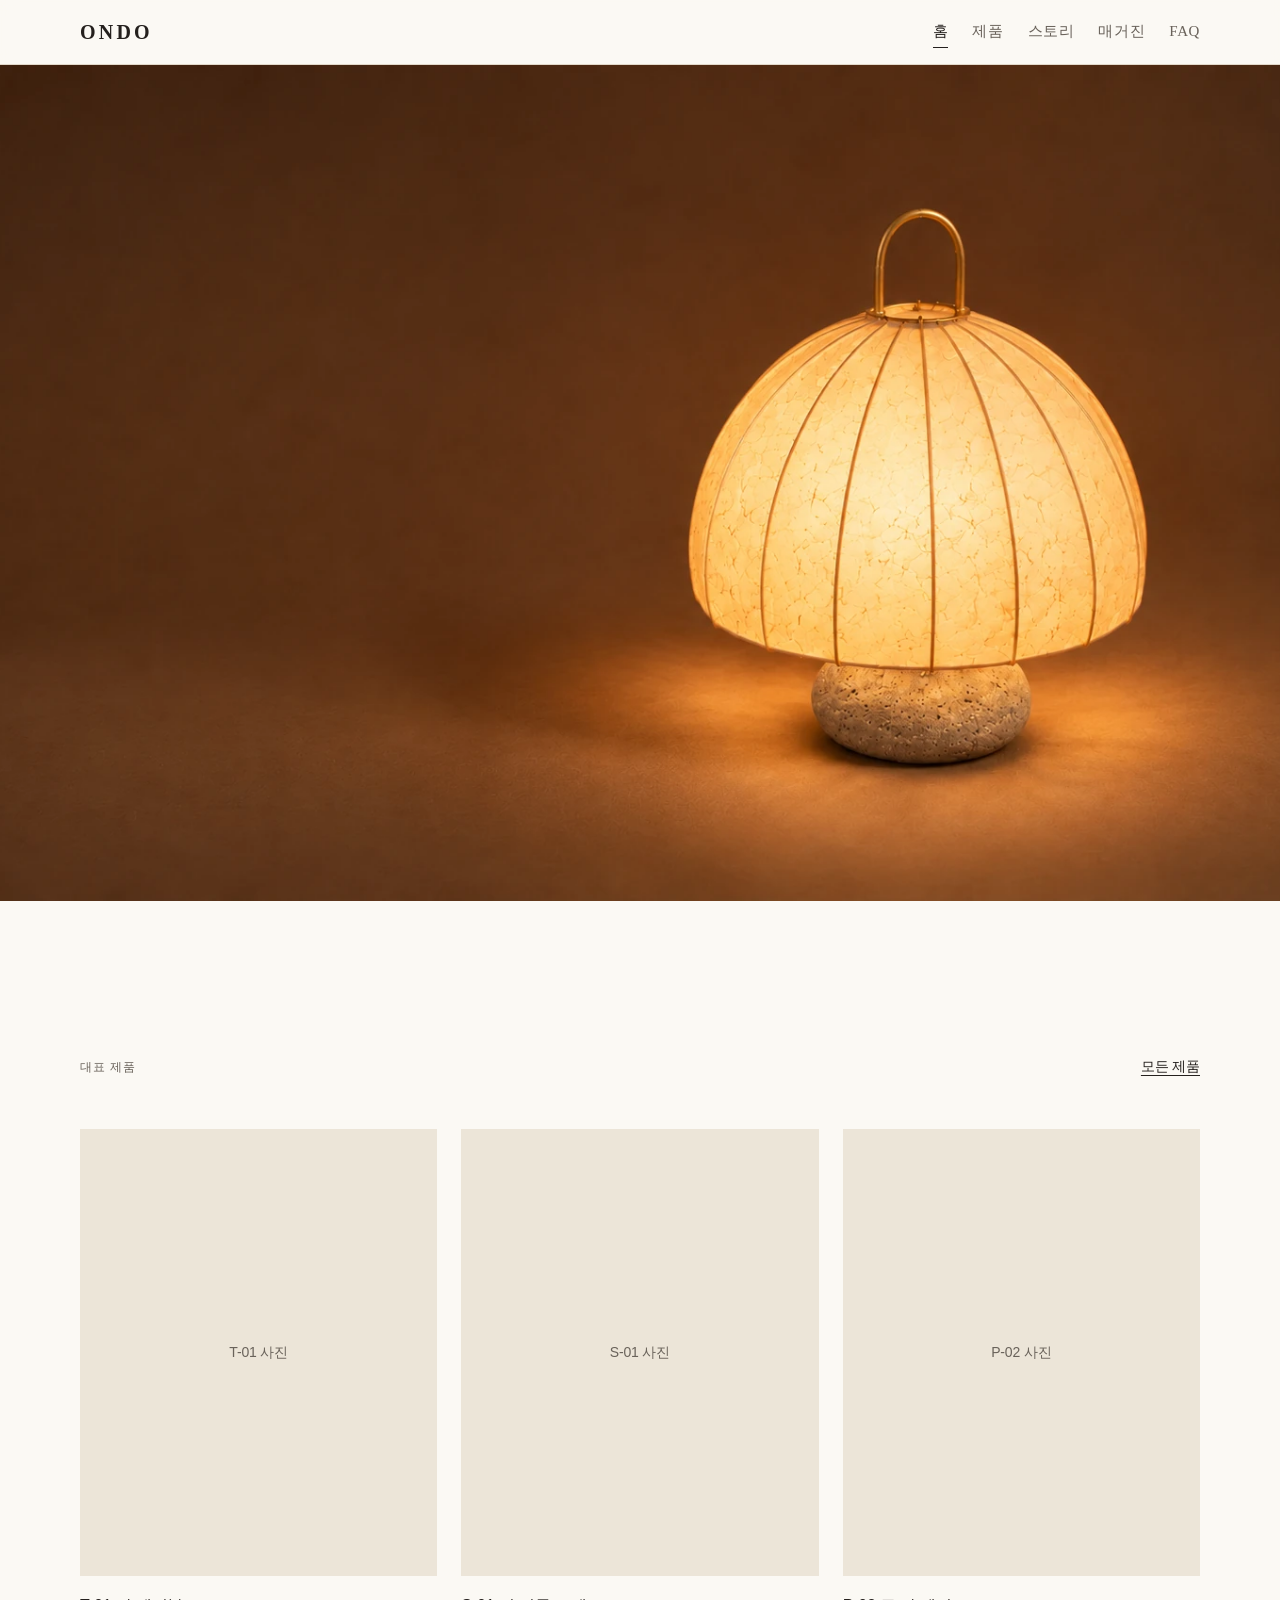
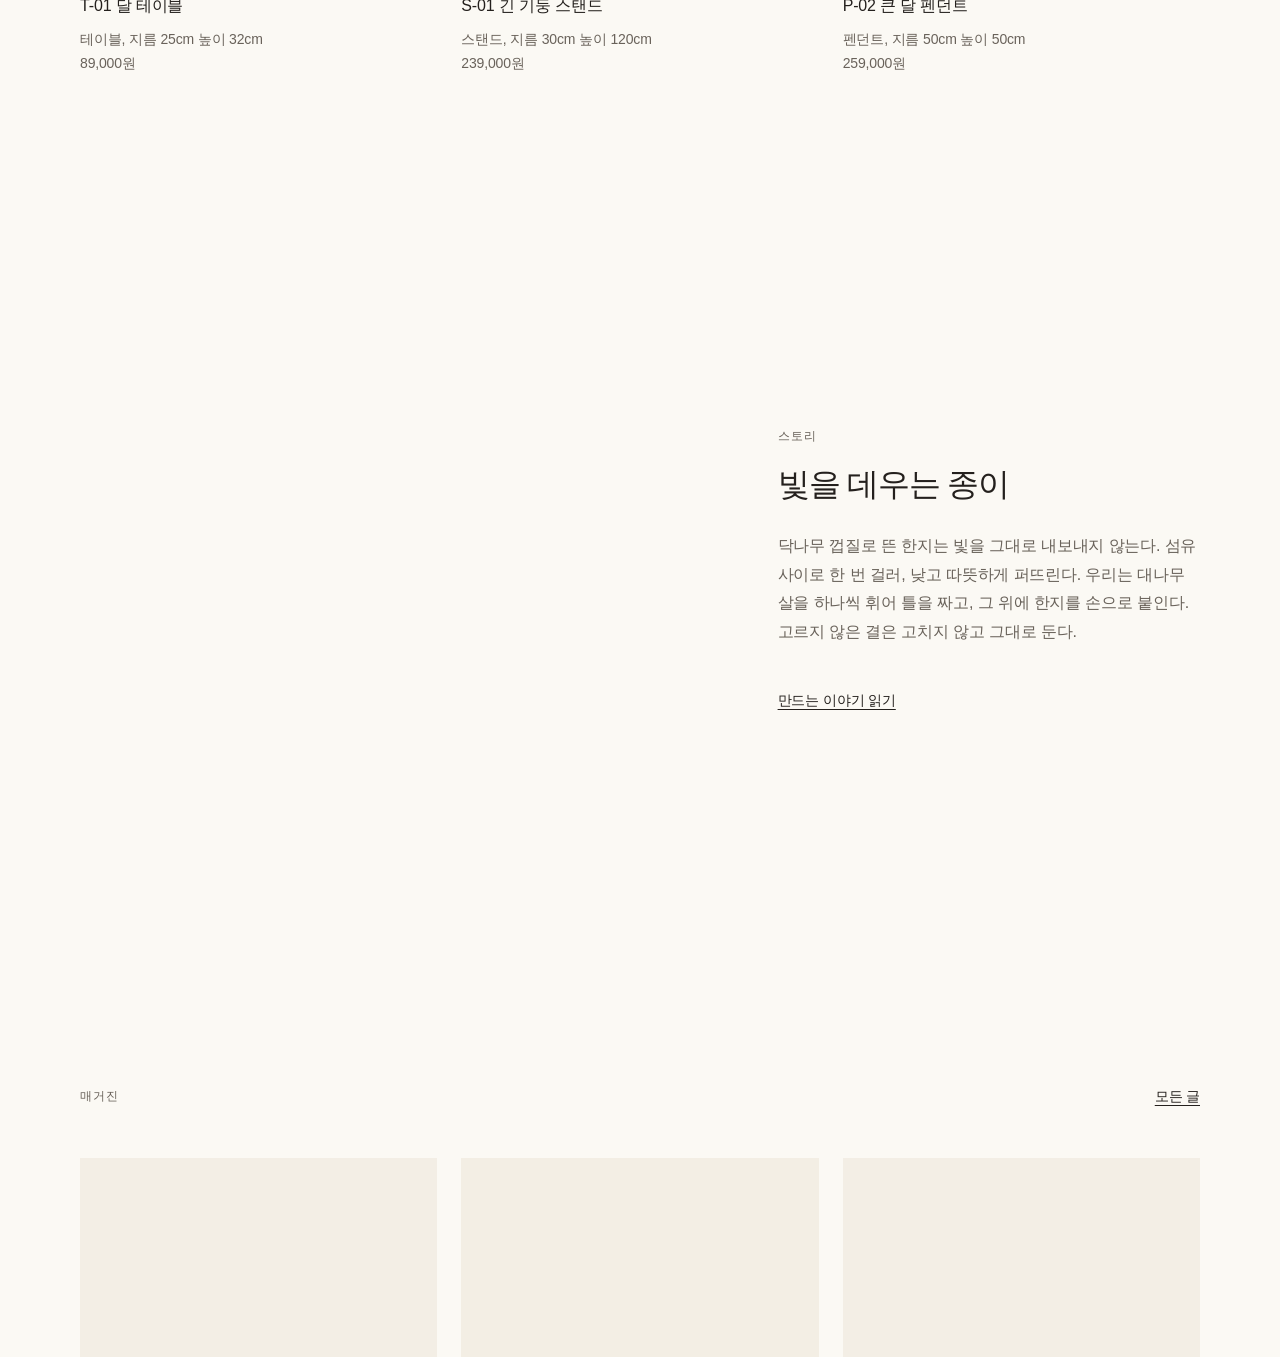
<file: lighting-brand/index.html>
<!doctype html>
<html lang="ko">
<head>
  <meta charset="utf-8">
  <title>ONDO</title>
  <link rel="icon" href="favicon.ico?v=3" sizes="16x16 32x32 48x48">
  <link rel="apple-touch-icon" href="apple-touch-icon.png?v=2">
  <!-- 사이트 첫 주소(/)로 오면 홈으로 보낸다. 페이지는 pages/<페이지>/ 에 있다 -->
  <meta http-equiv="refresh" content="0; url=pages/">
</head>
<body><a href="pages/">홈으로</a></body>
</html>
</file>
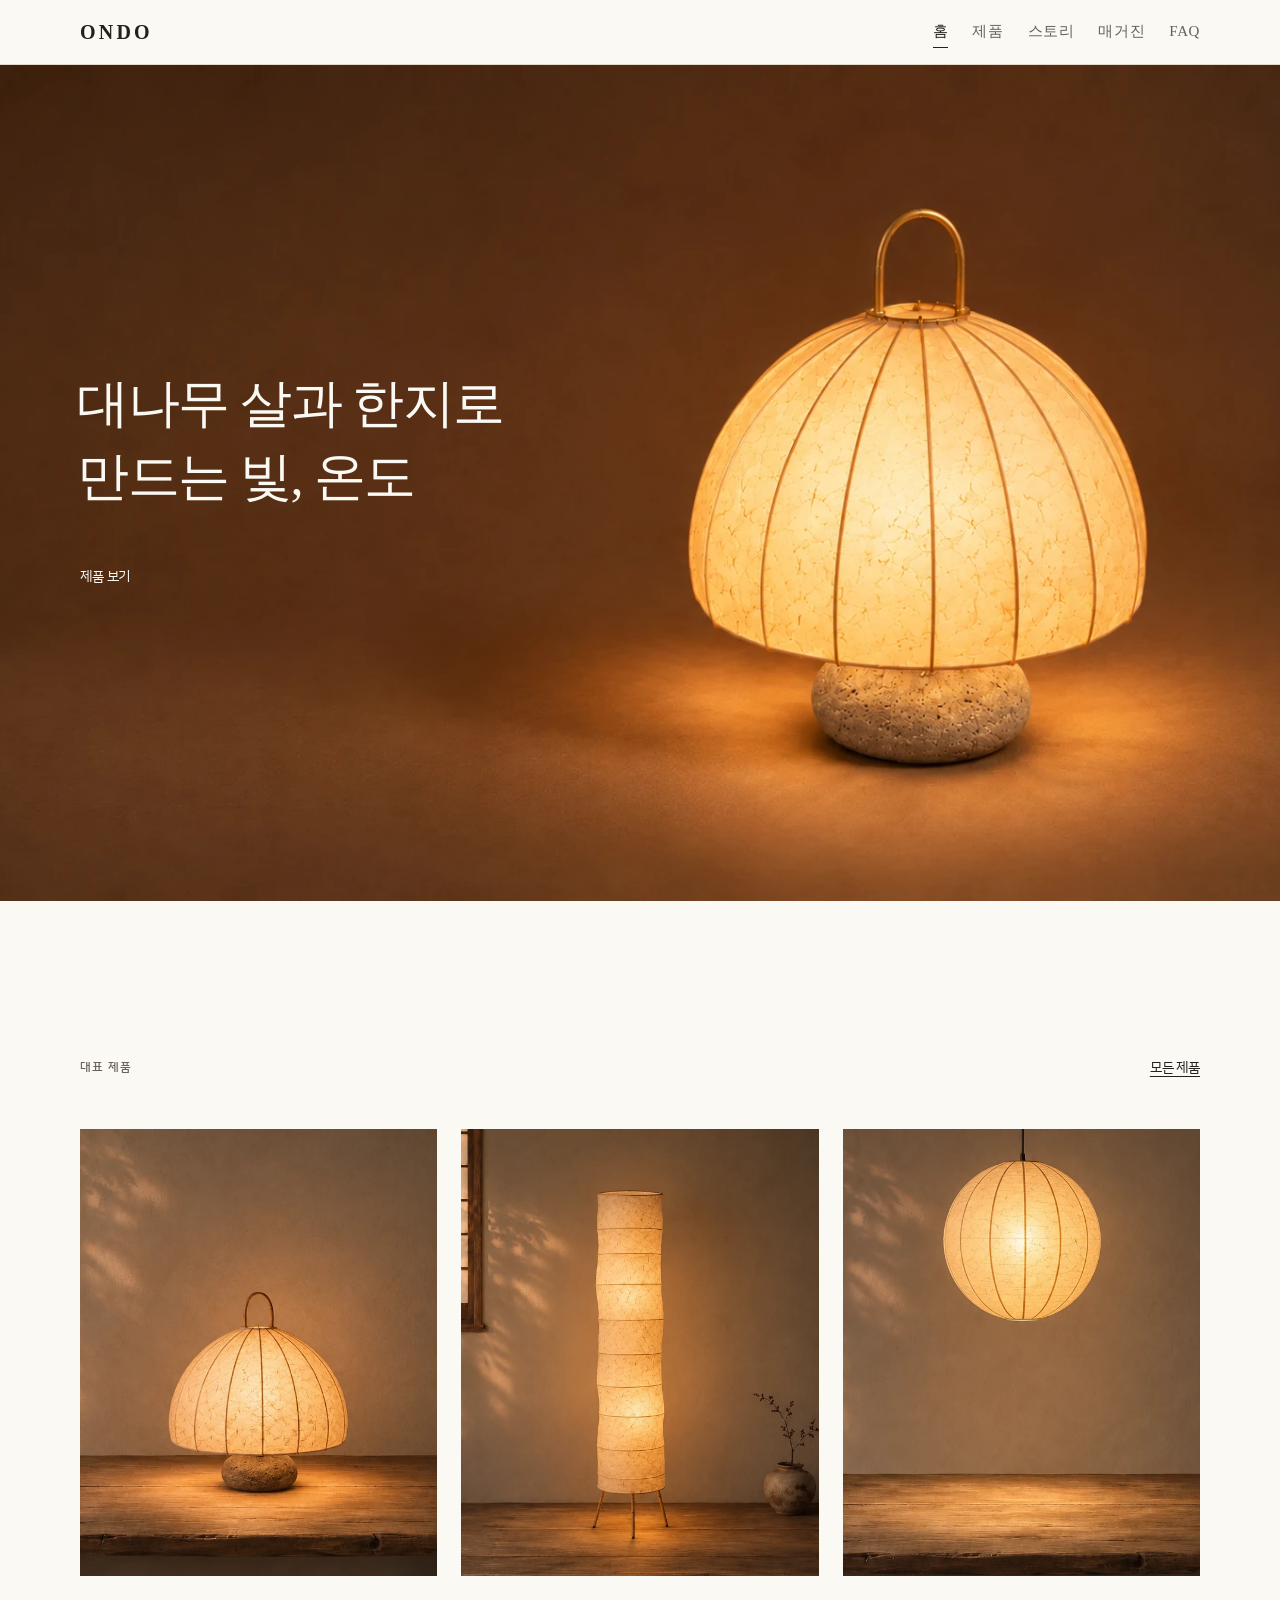
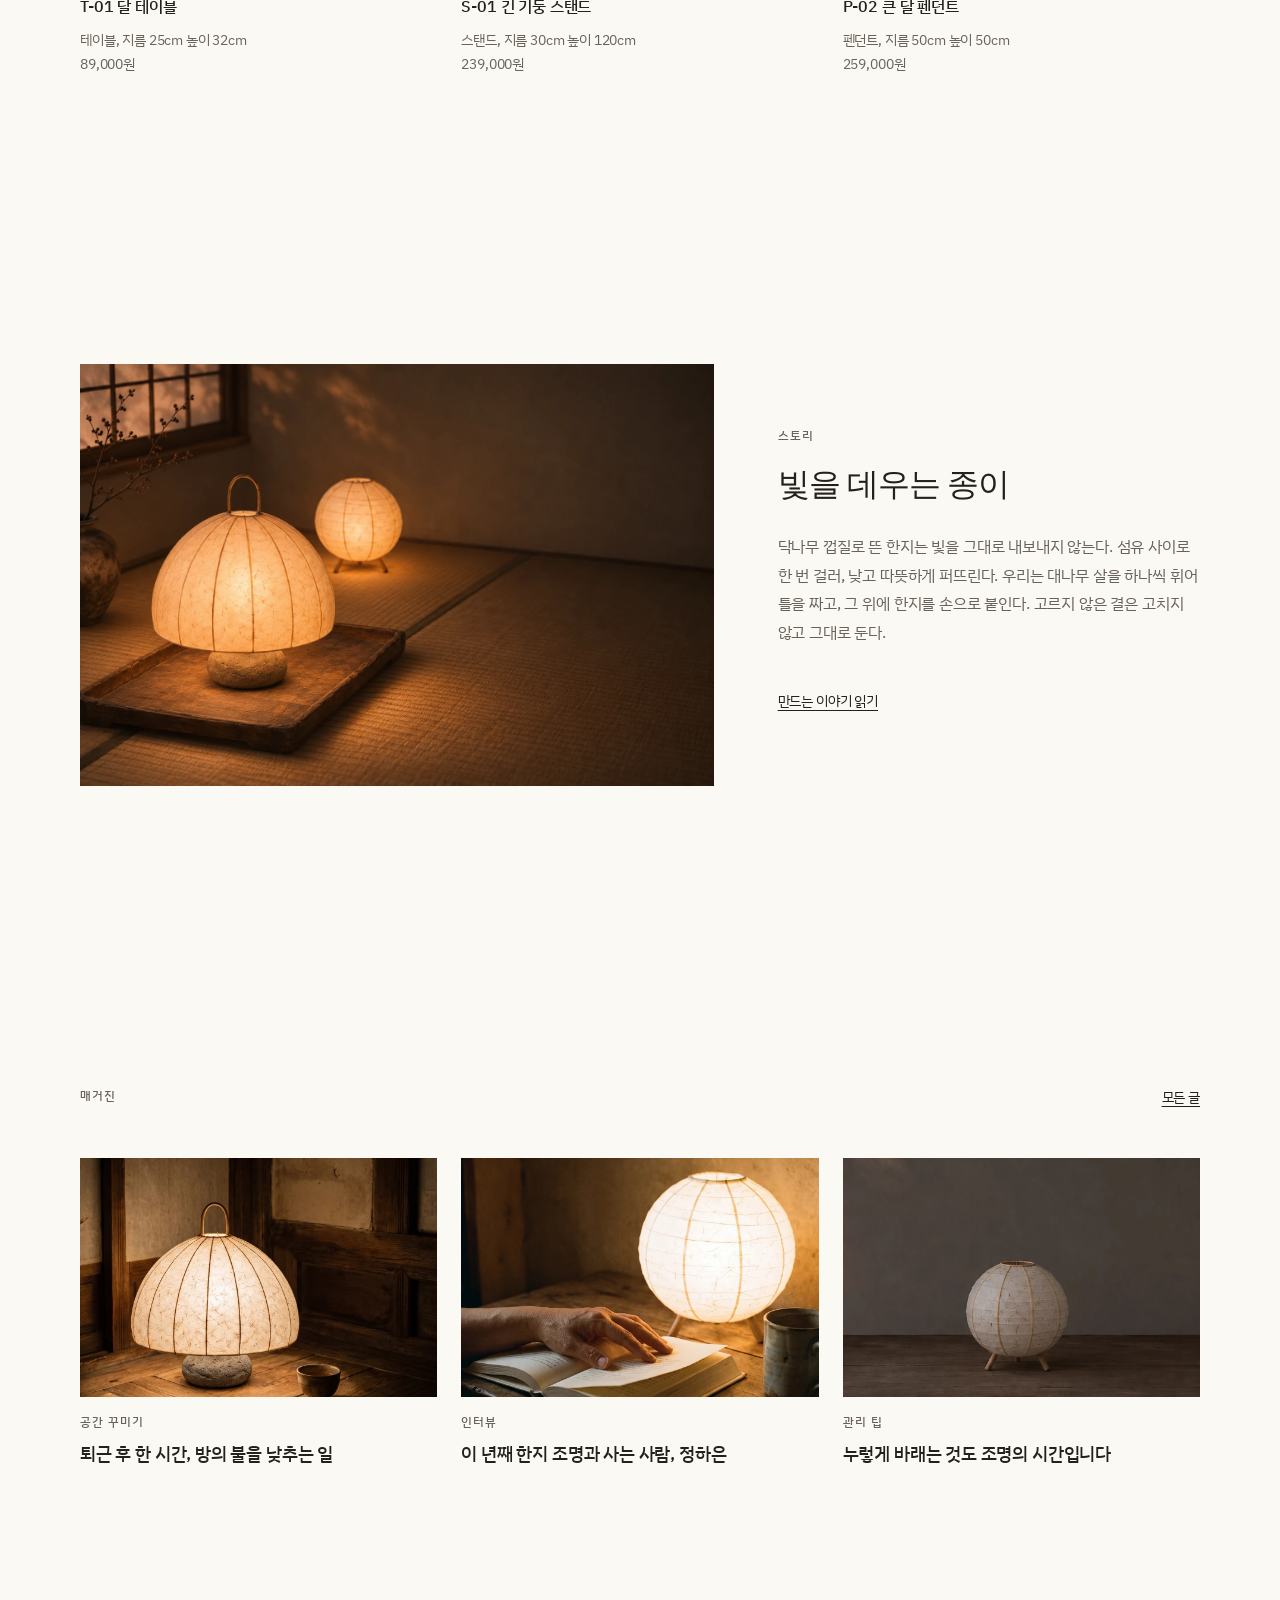
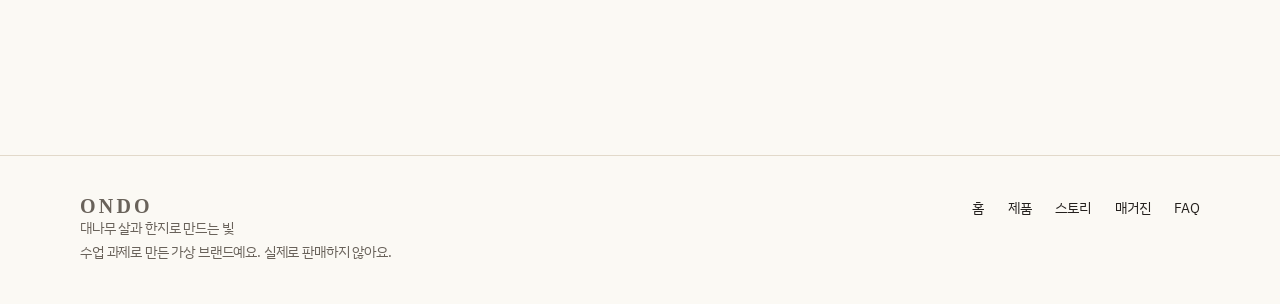
<file: lighting-brand/pages/index.html>
<!doctype html>
<html lang="ko">
<head>
  <meta charset="utf-8">
  <meta name="viewport" content="width=device-width, initial-scale=1">
  <title>홈 | ONDO</title>
  <link rel="icon" href="../favicon.ico?v=3" sizes="16x16 32x32 48x48">
  <link rel="apple-touch-icon" href="../apple-touch-icon.png?v=2">
  <link rel="stylesheet" href="../common/style.css">
  <link rel="stylesheet" href="https://fonts.googleapis.com/css2?family=IBM+Plex+Sans+KR:wght@400;500&display=swap">
  <!-- 이 페이지에만 필요한 모양은 여기 <style>에 쓴다. 색은 common/style.css 의 값(var(--ink) 등)만 쓴다 -->
  <style>
    /* ───────────────────────────────────────────────────────────
       DESIGN.md 시안 v3 미리 보기 (홈 페이지에만)
       common/style.css 값은 임시값이라, 팀 상의 전에 시안이 실제로 어떻게 보이는지
       홈에서 먼저 확인하려고 여기서 덮어쓴다. 시안이 확정되어 common에 들어가면
       이 덮어쓰기 블록은 지운다.
       ─────────────────────────────────────────────────────────── */
    @font-face { font-family: "MaruBuri"; font-weight: 300; font-display: swap;
      src: url("https://hangeul.pstatic.net/hangeul_static/webfont/MaruBuri/MaruBuri-Light.woff2") format("woff2"); }
    @font-face { font-family: "MaruBuri"; font-weight: 400; font-display: swap;
      src: url("https://hangeul.pstatic.net/hangeul_static/webfont/MaruBuri/MaruBuri-Regular.woff2") format("woff2"); }
    @font-face { font-family: "MaruBuri"; font-weight: 600; font-display: swap;
      src: url("https://hangeul.pstatic.net/hangeul_static/webfont/MaruBuri/MaruBuri-SemiBold.woff2") format("woff2"); }

    :root {
      /* 1. 색 (6개) */
      --hanji: #FBF9F4;
      --hanji-deep: #ECE5D8;
      --ink: #24201D;
      --ink-soft: #69625A;
      --line: #E2D9CA;
      --earth: #8A5A3C;
      /* 공통 머리·바닥이 쓰는 옛 이름을 시안 값에 잇는다 */
      --paper: var(--hanji);
      --paper-deep: var(--hanji-deep);

      /* 2. 글꼴 */
      --font-title: "MaruBuri", "Noto Serif KR", serif;
      --font: "IBM Plex Sans KR", "IBM Plex Sans", -apple-system, "Apple SD Gothic Neo", "Malgun Gothic", sans-serif;

      /* 3. 여백과 폭 */
      --space-1: 8px;
      --space-2: 16px;
      --space-3: 24px;
      --space-4: 40px;
      --space-5: 64px;
      --space-section: 144px;
      --space: var(--space-section); /* 공통 .section 이 쓰는 이름 */
      --gutter: 40px;
      --page-width: 1200px;
      --text-width: 640px;
      --radius: 0;
    }
    @media (max-width: 640px) {
      :root { --space-section: 88px; --gutter: 20px; }
    }

    /* 2. 글자 크기와 굵기 */
    body { font-family: var(--font); font-size: 16px; line-height: 1.8; letter-spacing: -0.01em; }
    h1 { font-family: var(--font-title); font-size: clamp(32px, 5vw, 52px); font-weight: 300; line-height: 1.4; letter-spacing: -0.03em; }
    h2 { font-family: var(--font-title); font-size: clamp(24px, 3vw, 32px); font-weight: 400; line-height: 1.45; letter-spacing: -0.03em; }
    h3 { font-size: 18px; font-weight: 500; line-height: 1.6; letter-spacing: -0.01em; }
    p { margin: 0 0 var(--space-2); }
    .eyebrow { font-family: var(--font); font-size: 12px; font-weight: 500; line-height: 1.5; letter-spacing: 0.08em;
      color: var(--ink-soft); margin: 0 0 var(--space-2); }
    .logo { font-family: var(--font-title); font-size: 20px; font-weight: 600; line-height: 1; letter-spacing: 0.16em; }
    .nav { gap: var(--space-3); }
    .nav a { font-family: var(--font-title); font-size: 15px; font-weight: 400; line-height: 1; letter-spacing: 0.04em; }
    .site-footer { font-size: 14px; line-height: 1.7; }
    h1, h2, p { word-break: keep-all; }

    /* 5. 키보드 초점 표시 */
    :focus-visible { outline: 1px solid var(--ink); outline-offset: 4px; }
    .is-dark :focus-visible { outline-color: var(--hanji); }
    :focus:not(:focus-visible) { outline: none; }

    /* 6. 공통 부품 */
    .button { padding: 14px 28px; font-size: 14px; line-height: 1.7; border: 1px solid var(--ink); border-radius: 0; }
    .button:hover { background: var(--ink); color: var(--hanji); }
    .product-card .name { font-size: 16px; font-weight: 500; margin: var(--space-2) 0 var(--space-1); }
    .product-card .meta { font-size: 14px; line-height: 1.7; }

    /* 4. 사진이 아직 없을 때 */
    .ph { background: var(--hanji-deep); font-size: 14px; border-radius: 0; }

    /* 격자: 화면 폭 기준 640 / 960 */
    .grid { gap: var(--space-4) var(--space-3); grid-template-columns: repeat(3, 1fr); }
    @media (max-width: 960px) { .grid { grid-template-columns: repeat(2, 1fr); } }
    @media (max-width: 640px) { .grid { grid-template-columns: 1fr; } }

    /* ─────────────── 여기부터 홈 페이지 배치 ─────────────── */

    /* 첫 화면: 사진이 주인공. 화면 폭을 다 쓰고, 왼쪽 어두운 나무 면에 글을 얹는다 */
    /* 높이: 스크롤하기 전 첫 화면을 사진이 꽉 채운다 (화면 높이 − 머리 메뉴 64px). 이슈 #60
       너무 낮은 창에서는 480px 아래로 줄지 않는다. 사진은 화면 비율에 맞춰 잘리고, 기준은 등(오른쪽)에 둔다 */
    .hero { position: relative; height: max(480px, calc(100svh - 64px));
      overflow: hidden; background: var(--ink); }
    .hero img { position: absolute; inset: 0; width: 100%; height: 100%; object-fit: cover; object-position: 70% 50%; }
    /* 제목 위치와 크기는 첫 커밋(#49)과 같다: 왼쪽 어두운 나무 면, 세로 가운데, 큰 제목(--title-xl) */
    .hero .wrap { position: relative; height: 100%; display: flex; flex-direction: column; justify-content: center; }
    .hero-copy { max-width: 440px; }
    .hero h1 { color: var(--hanji); margin: 0 0 var(--space-4) -0.05em; } /* 큰 글자 앞 기본 여백만큼 당겨 제품 보기와 왼쪽 줄을 맞춘다 */
    /* 제품 보기: 테두리 없는 글자 링크. 누르는 영역은 44px 이상 */
    .hero-link { display: inline-flex; align-items: center; min-height: 44px;
      font-size: var(--text-sm); color: var(--hanji); }
    .hero-link:hover span { text-decoration: underline; text-decoration-thickness: 1px; text-underline-offset: 4px; }
    /* 페이지를 열면 차례로 스르르 나타난다 (디졸브): 앞 문장 → "온도" → 제품 보기.
       움직임 줄이기를 켠 사람에게는 처음부터 다 보인다 */
    .hero-line { animation: hero-dissolve 1s ease-out 0.2s both; }
    .hero-name { animation: hero-dissolve 1s ease-out 0.9s both; }
    .hero-link { animation: hero-dissolve 0.7s ease-out 1.6s both; } /* "온도" 다음에, 조금 더 빨리 나타난다 */
    @keyframes hero-dissolve { from { opacity: 0; } to { opacity: 1; } }
    @media (prefers-reduced-motion: reduce) { .hero-line, .hero-name, .hero-link { animation: none; } }

    /* 대표 제품: 카드 전체가 제품 페이지로 가는 링크 */
    .card-link { display: block; }
    .card-photo { width: 100%; height: auto; aspect-ratio: 4 / 5; object-fit: cover; background: var(--hanji-deep); }
    .card-link:hover .name { text-decoration: underline; text-underline-offset: 4px; text-decoration-thickness: 1px; }

    /* 섹션 머리: 이름 왼쪽, 더 보기 오른쪽 */
    .section-head { display: flex; justify-content: space-between; align-items: center; gap: var(--space-2); margin-bottom: var(--space-4); }
    .section-head .eyebrow { margin: 0; }

    /* 글 속 링크: 먹색 글자, 1px 밑줄 (글자에서 4px 아래). 누르는 영역 44px */
    .more { display: inline-flex; align-items: center; min-height: 44px; font-size: 14px; color: var(--ink);
      text-decoration: underline; text-decoration-thickness: 1px; text-underline-offset: 4px; }

    /* 스토리 맛보기: 사진 넓게, 글은 좁게 */
    .story { display: grid; grid-template-columns: 3fr 2fr; gap: var(--space-5); align-items: center; }
    .story img { width: 100%; height: auto; aspect-ratio: 3 / 2; object-fit: cover; }
    .story p { max-width: var(--text-width); }
    .story .more { margin-top: var(--space-2); }

    /* 매거진 최신 글: 3:2 사진 → 분류 → 제목. 카드 전체가 글로 가는 링크 */
    .article-link { display: block; }
    .article-link img { width: 100%; height: auto; aspect-ratio: 3 / 2; object-fit: cover; background: var(--hanji-deep);
      object-position: center 72%; } /* 세로 사진(4:5)을 가로로 자를 때 등 아랫부분까지 보이게 */
    .article-link .eyebrow { margin: var(--space-2) 0 var(--space-1); }
    .article-link h3 { margin: 0; }
    .article-link:hover h3 { text-decoration: underline; text-decoration-thickness: 1px; text-underline-offset: 4px; }

    @media (max-width: 960px) {
      .story { grid-template-columns: 1fr; gap: var(--space-4); }
    }
    /* 태블릿 이하이거나 화면이 세로로 길 때: 등이 사진 대부분을 채워 글이 겹친다.
       그래서 글은 사진 아래 한지 바탕에 두고, 사진이 남은 높이를 다 채워 첫 화면을 꽉 채운다 */
    @media (max-width: 960px), (max-aspect-ratio: 1/1) {
      .hero { display: flex; flex-direction: column; background: none; }
      .hero img { position: static; flex: 1 1 auto; min-height: 0; height: auto; object-position: 72% center; }
      .hero .wrap { flex: none; width: 100%; height: auto; padding-top: var(--space-4); padding-bottom: var(--space-4); }
      .hero h1 { color: var(--ink); }
      .hero.is-dark :focus-visible { outline-color: var(--ink); }
      .hero-link { color: var(--ink); }
    }
  </style>
</head>
<body data-page="home">
  <header data-site-header></header>
  <main>
    <!-- 담당: 상경(어). PRD 7.2 홈 -->
    <section class="hero is-dark" aria-labelledby="hero-title">
      <img src="home/images/hero-dome.webp" width="1774" height="887"
        alt="어두운 갈색 바탕 위에서 따뜻하게 빛나는 돔 모양 한지 등과 돌 받침">
      <div class="wrap">
        <div class="hero-copy">
          <h1 id="hero-title"><span class="hero-line">대나무 살과 한지로 만드는 빛,</span> <span class="hero-name">온도</span></h1>
          <a class="hero-link" href="product/"><span>제품 보기</span></a>
        </div>
      </div>
    </section>

    <section class="wrap section" aria-labelledby="featured-title">
      <div class="section-head">
        <h2 class="eyebrow" id="featured-title">대표 제품</h2>
        <a class="more" href="product/">모든 제품</a>
      </div>
      <div class="grid" id="featured"></div>
    </section>

    <section class="wrap section" aria-labelledby="story-title">
      <div class="story">
        <img src="../images/concept/concept-T-01-T-02.webp" width="1536" height="1024" loading="lazy"
          alt="다다미 위, 나무 쟁반에 놓인 한지 등과 그 뒤의 둥근 한지 등">
        <div>
          <p class="eyebrow">스토리</p>
          <h2 id="story-title">빛을 데우는 종이</h2>
          <p>닥나무 껍질로 뜬 한지는 빛을 그대로 내보내지 않는다. 섬유 사이로 한 번 걸러, 낮고 따뜻하게 퍼뜨린다. 우리는 대나무 살을 하나씩 휘어 틀을 짜고, 그 위에 한지를 손으로 붙인다. 고르지 않은 결은 고치지 않고 그대로 둔다.</p>
          <a class="more" href="story/">만드는 이야기 읽기</a>
        </div>
      </div>
    </section>

    <section class="wrap section mag" aria-labelledby="mag-title">
      <div class="section-head">
        <h2 class="eyebrow" id="mag-title">매거진</h2>
        <a class="more" href="magazine/">모든 글</a>
      </div>
      <!-- 최신 글 3개. 제목, 분류, 사진, 링크는 매거진 목록(pages/magazine/index.html)과 같게 둔다.
           매거진에 새 글이 생기면 여기도 손으로 바꾼다 (담당: 지영이 알려 주면 상경이 고침) -->
      <div class="grid">
        <a class="article-link" href="magazine/article-1.html">
          <img src="magazine/images/article-1-corner.webp" width="1200" height="1500" loading="lazy"
            alt="어두운 방 구석 마룻바닥 위에서 켜진 돔 모양의 한지 조명, 옆에 찻잔 하나가 놓여 있다">
          <p class="eyebrow">공간 꾸미기</p>
          <h3>퇴근 후 한 시간, 방의 불을 낮추는 일</h3>
        </a>
        <a class="article-link" href="magazine/article-2.html">
          <img src="magazine/images/article-2-reading.webp" width="1200" height="1500" loading="lazy"
            alt="켜진 둥근 한지 조명 곁에서 펼친 책의 책장을 넘기는 손, 옆에 머그컵이 놓여 있다">
          <p class="eyebrow">인터뷰</p>
          <h3>이 년째 한지 조명과 사는 사람, 정하은</h3>
        </a>
        <a class="article-link" href="magazine/article-3.html">
          <img src="../images/products/T-02-off.webp" width="1200" height="1500" loading="lazy"
            alt="불이 꺼진 둥근 한지 테이블 조명, 한지의 결과 대나무 살이 보인다">
          <p class="eyebrow">관리 팁</p>
          <h3>누렇게 바래는 것도 조명의 시간입니다</h3>
        </a>
      </div>
    </section>

    <script>
      document.addEventListener("DOMContentLoaded", () => {
        const featured = document.getElementById("featured");
        const items = ONDO_PRODUCTS.filter((p) => p.featured);
        featured.innerHTML = items
          .map((p) => `<a class="card-link" href="product/">${ondoProductCard(p)}</a>`)
          .join("");

        // 임시: 공통 ondoProductCard가 회색 자리만 그려서, 홈에서만 켜짐 사진(4:5)으로 바꾼다.
        // 공통 함수가 사진을 넣게 고쳐지면(정연 담당 common/products.js) 이 부분은 지운다.
        // 사진을 못 불러오면 회색 자리를 그대로 둔다.
        featured.querySelectorAll(".product-card").forEach((card, i) => {
          const p = items[i];
          const ph = card.querySelector(".ph");
          const img = new Image();
          img.src = `../images/products/${p.code}-on.webp`;
          img.width = 1200;
          img.height = 1500;
          img.alt = `불 켜진 ${p.code} ${p.name}`;
          img.className = "card-photo";
          img.onload = () => ph.replaceWith(img);
        });
      });
    </script>
  </main>
  <footer data-site-footer></footer>
  <script src="../common/products.js"></script>
  <script src="../common/layout.js"></script>
</body>
</html>
</file>
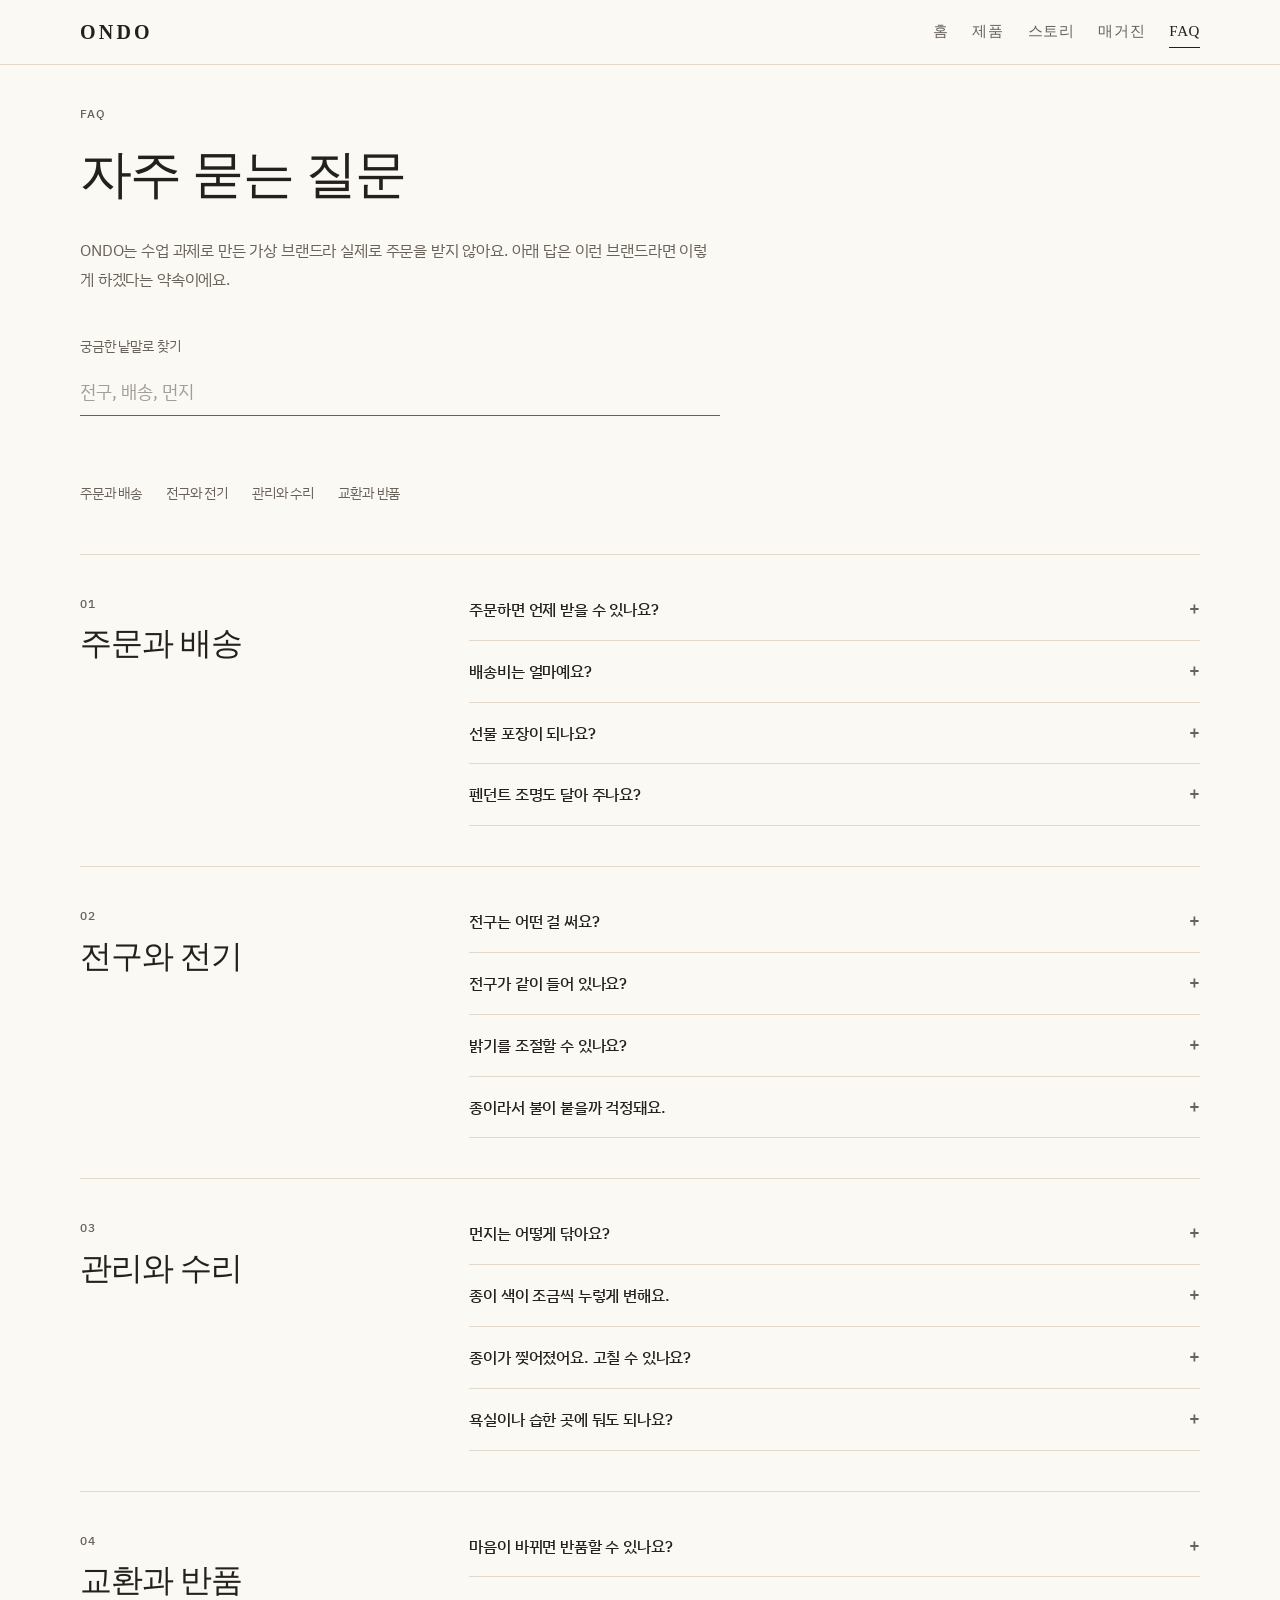
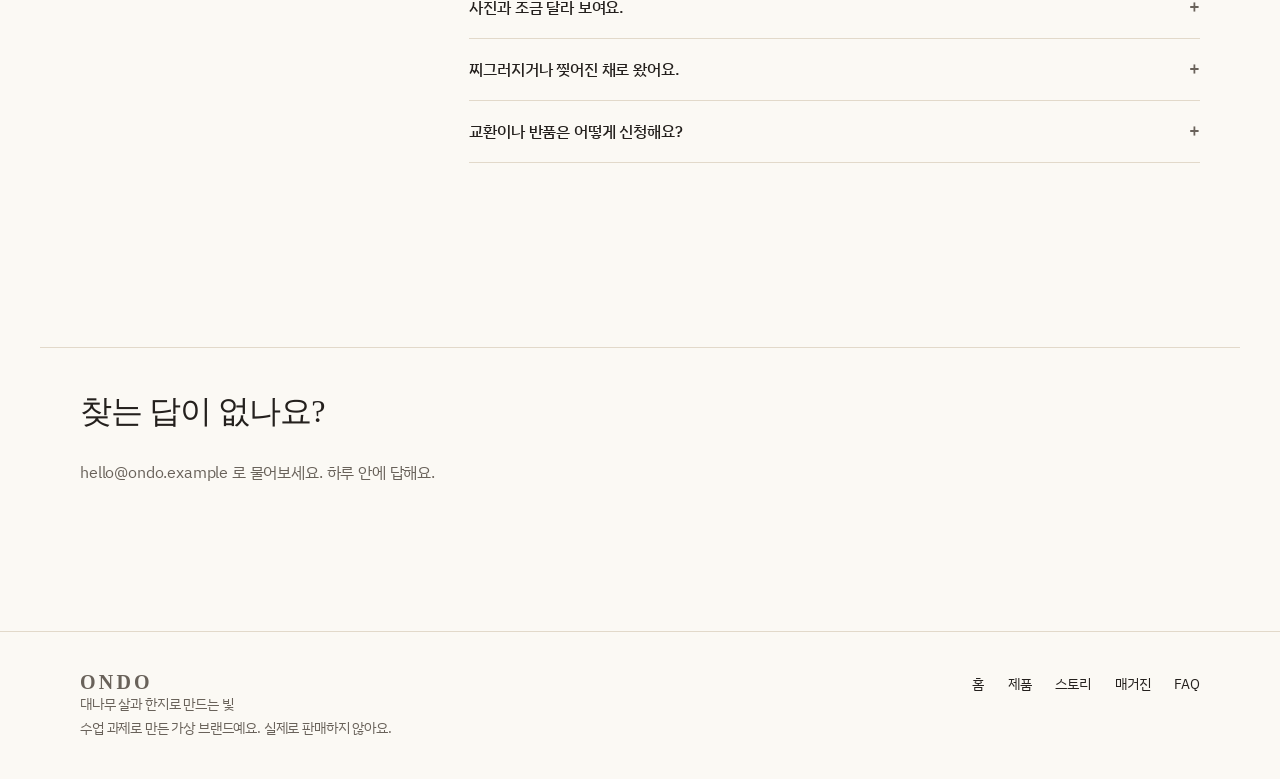
<file: lighting-brand/pages/faq/index.html>
<!doctype html>
<html lang="ko">
<head>
  <meta charset="utf-8">
  <meta name="viewport" content="width=device-width, initial-scale=1">
  <title>FAQ | ONDO</title>
  <link rel="icon" href="../../favicon.ico?v=3" sizes="16x16 32x32 48x48">
  <link rel="apple-touch-icon" href="../../apple-touch-icon.png?v=2">
  <link rel="stylesheet" href="../../common/style.css">
  <!-- 이 페이지에만 필요한 모양은 여기 <style>에 쓴다. 색은 common/style.css 의 값(var(--ink) 등)만 쓴다 -->
  <style>
    /* 값은 모두 common/style.css 토큰 (DESIGN.md). 화면 폭 기준은 640px, 960px 두 개 */
    .faq-head { padding-top: var(--space-4); }
    .faq-head p { max-width: var(--text-width); }

    /* 검색칸 (DESIGN.md 다음에 정할 것: 입력칸 모양). 밑줄 하나만, 테두리는 --ink-soft */
    .faq-search { margin-top: var(--space-4); max-width: var(--text-width); }
    .faq-search label { display: block; font-size: var(--text-sm); color: var(--ink-soft); margin-bottom: var(--space-1); }
    .faq-search input {
      width: 100%; min-height: 44px; border: 0; border-bottom: 1px solid var(--ink-soft); border-radius: var(--radius); background: transparent;
      font: inherit; font-size: var(--text-lg); color: var(--ink); padding: var(--space-1) 0;
    }
    /* 누르면 생기던 네모 테두리(공통 초점 표시)를 빼고, 밑줄이 짙고 두꺼워지는 것으로 초점을 보인다 (DESIGN.md 5: 초점 표시를 지우지 않는다) */
    .faq-search input { transition: border-color .3s, box-shadow .3s; }
    .faq-search input:focus, .faq-search input:focus-visible { outline: none; border-bottom-color: var(--ink); box-shadow: 0 1px 0 var(--ink); }
    .faq-search input::placeholder { color: var(--ink-soft); opacity: .6; }
    .faq-search input::-webkit-search-cancel-button { filter: grayscale(1); cursor: pointer; } /* 기본 파란 × 를 먹색으로 */
    .faq-status { font-size: var(--text-sm); color: var(--ink-soft); margin: var(--space-1) 0 0; min-height: 1.7em; }

    .faq-topics { display: flex; flex-wrap: wrap; gap: var(--space-1) var(--space-3); margin-top: var(--space-3); font-size: var(--text-sm); }
    .faq-topics a { color: var(--ink-soft); border-bottom: 1px solid transparent; padding: var(--space-1) 0; }
    .faq-topics a:hover { color: var(--ink); border-bottom-color: var(--ink); }

    /* 주제 묶음: 넓은 화면은 왼쪽 제목, 오른쪽 질문 */
    .faq-group { display: grid; grid-template-columns: 1fr 2fr; gap: var(--space-3); border-top: 1px solid var(--line); padding: var(--space-4) 0; scroll-margin-top: 88px; }
    .faq-group[hidden] { display: none; } /* display: grid 가 hidden 을 이기지 않게 */
    .faq-group h2 { margin: 0; }
    .faq-group h2 span { display: block; font-family: var(--font); font-size: var(--text-xs); font-weight: 500; letter-spacing: 0.08em; color: var(--ink-soft); margin-bottom: var(--space-1); }
    @media (max-width: 960px) { .faq-group { grid-template-columns: 1fr; gap: var(--space-1); } }

    /* 펼침 목록 (DESIGN.md 다음에 정할 것: 펼침 목록 모양). 가는 선과 + 하나 */
    .faq-item { border-bottom: 1px solid var(--line); }
    .faq-item:first-child { border-top: 1px solid var(--line); }
    @media (min-width: 961px) { .faq-item:first-child { border-top: 0; } .faq-item:first-child summary { padding-top: 0; } }
    .faq-item summary {
      list-style: none; cursor: pointer; display: flex; justify-content: space-between; align-items: baseline; gap: var(--space-2);
      padding: var(--space-2) 0; min-height: 44px; font-size: var(--text-md); font-weight: 500; color: var(--ink);
    }
    .faq-item summary::-webkit-details-marker { display: none; }
    .faq-item summary::after { content: "+"; color: var(--ink-soft); font-size: var(--text-lg); line-height: 1; transition: transform .3s; }
    .faq-item[open] summary::after { transform: rotate(45deg); }
    .faq-item.is-closing summary::after { transform: none; } /* 접히는 동안 +가 먼저 돌아온다 */
    .faq-item .answer { padding: 0 var(--space-4) var(--space-3) 0; max-width: var(--text-width); }
    .faq-item .answer p:last-child { margin-bottom: 0; }
    .faq-item .answer strong { color: var(--ink); font-weight: 500; }

    .faq-empty { border-top: 1px solid var(--line); padding: var(--space-4) 0; }
    .faq-empty p:first-child { color: var(--ink); font-size: var(--text-lg); }

    .faq-contact { border-top: 1px solid var(--line); padding-top: var(--space-4); }

    @media (prefers-reduced-motion: reduce) {
      .faq-item summary::after, .faq-search input { transition: none; }
    }
  </style>
</head>
<body data-page="faq">
  <header data-site-header></header>
  <main>
    <!-- 담당: 신. PRD 7.2 FAQ -->
    <section class="wrap faq-head">
      <p class="eyebrow">FAQ</p>
      <h1>자주 묻는 질문</h1>
      <p>ONDO는 수업 과제로 만든 가상 브랜드라 실제로 주문을 받지 않아요. 아래 답은 이런 브랜드라면 이렇게 하겠다는 약속이에요.</p>

      <div class="faq-search" role="search">
        <label for="faq-q">궁금한 낱말로 찾기</label>
        <input id="faq-q" type="search" placeholder="전구, 배송, 먼지" autocomplete="off" aria-describedby="faq-status">
        <p class="faq-status" id="faq-status" aria-live="polite"></p>
      </div>

      <nav class="faq-topics" aria-label="주제">
        <a href="#order">주문과 배송</a>
        <a href="#bulb">전구와 전기</a>
        <a href="#care">관리와 수리</a>
        <a href="#return">교환과 반품</a>
      </nav>
    </section>

    <section class="wrap section" style="padding-top:var(--space-4)" id="faq-list">
      <div class="faq-group" id="order">
        <h2><span>01</span>주문과 배송</h2>
        <div>
          <details class="faq-item">
            <summary>주문하면 언제 받을 수 있나요?</summary>
            <div class="answer">
              <p>조명은 주문을 받은 뒤 손으로 한지를 붙여 만들어요. <strong>만드는 데 5~7일, 보낸 뒤 1~2일</strong>이 걸려 보통 주문하고 열흘 안에 받아요.</p>
              <p>보내는 날에 문자로 송장 번호를 알려 드려요.</p>
            </div>
          </details>
          <details class="faq-item">
            <summary>배송비는 얼마예요?</summary>
            <div class="answer">
              <p>모든 조명은 <strong>배송비 무료</strong>예요. 제주와 섬 지역만 3,000원이 더 붙어요.</p>
            </div>
          </details>
          <details class="faq-item">
            <summary>선물 포장이 되나요?</summary>
            <div class="answer">
              <p>주문할 때 "선물 포장"을 고르면 한지로 싸고 손글씨 카드를 넣어 드려요. 포장비는 없어요.</p>
              <p>선물로 보내면 상자 안에 가격이 적힌 종이를 넣지 않아요.</p>
            </div>
          </details>
          <details class="faq-item">
            <summary>펜던트 조명도 달아 주나요?</summary>
            <div class="answer">
              <p>설치는 해 드리지 않아요. 천장의 전기선에 연결해야 해서 <strong>전기 기사님께 맡기길 권해요.</strong> 상자 안 설명서에 연결 순서를 그림으로 넣어 두었어요.</p>
              <p>천장 전기선이 없다면 콘센트에 꽂아 쓰는 줄 달린 펜던트로 바꿔 드릴 수 있어요.</p>
            </div>
          </details>
        </div>
      </div>

      <div class="faq-group" id="bulb">
        <h2><span>02</span>전구와 전기</h2>
        <div>
          <details class="faq-item">
            <summary>전구는 어떤 걸 써요?</summary>
            <div class="answer">
              <p><strong>E26 소켓에 맞는 LED 전구, 전구색(2700K)</strong>을 써요. 밝기는 5~7W(옛 백열전구 40~60W쯤)가 알맞아요.</p>
              <p>백열전구와 할로겐 전구는 뜨거워져 종이를 상하게 하니 쓰지 마세요.</p>
            </div>
          </details>
          <details class="faq-item">
            <summary>전구가 같이 들어 있나요?</summary>
            <div class="answer">
              <p>네, 모든 조명에 맞는 LED 전구가 하나씩 들어 있어요. 다 쓰면 근처 가게에서 파는 같은 규격 전구로 바꾸면 돼요.</p>
            </div>
          </details>
          <details class="faq-item">
            <summary>밝기를 조절할 수 있나요?</summary>
            <div class="answer">
              <p>줄에 달린 스위치는 켜고 끄기만 돼요. 더 은은하게 쓰고 싶으면 W가 낮은 전구로 바꿔 끼우세요. 색은 전구색(2700K)을 그대로 두어야 한지가 따뜻하게 보여요.</p>
            </div>
          </details>
          <details class="faq-item">
            <summary>종이라서 불이 붙을까 걱정돼요.</summary>
            <div class="answer">
              <p>LED 전구는 거의 뜨거워지지 않고, 전구와 종이 사이를 10cm 넘게 띄워 만들어요. 함께 드리는 전구를 쓰면 걱정하지 않아도 돼요.</p>
              <p>다만 종이 위에 옷이나 천을 덮어 두지는 마세요.</p>
            </div>
          </details>
        </div>
      </div>

      <div class="faq-group" id="care">
        <h2><span>03</span>관리와 수리</h2>
        <div>
          <details class="faq-item">
            <summary>먼지는 어떻게 닦아요?</summary>
            <div class="answer">
              <p>불을 끄고 식은 뒤 <strong>마른 붓이나 먼지떨이로 살살</strong> 털어 주세요. 물걸레와 세제는 한지를 울게 해서 쓰지 않아요.</p>
            </div>
          </details>
          <details class="faq-item">
            <summary>종이 색이 조금씩 누렇게 변해요.</summary>
            <div class="answer">
              <p>한지는 시간이 지나면 조금씩 따뜻한 색으로 바래요. 고장이 아니라 쓰는 사람의 시간이 묻는 거예요. ONDO는 이 변화를 아름답다고 생각해요.</p>
              <p>천천히 바래길 바라면 햇빛이 바로 닿지 않는 곳에 두세요.</p>
            </div>
          </details>
          <details class="faq-item">
            <summary>종이가 찢어졌어요. 고칠 수 있나요?</summary>
            <div class="answer">
              <p>작은 구멍은 상자에 함께 넣은 <strong>수선용 한지 조각</strong>을 풀로 덧대면 돼요.</p>
              <p>크게 찢어졌으면 갓만 따로 바꿀 수 있어요. 받은 날부터 1년 안에 만든 쪽 잘못으로 생긴 문제는 무료로 고쳐 드려요.</p>
            </div>
          </details>
          <details class="faq-item">
            <summary>욕실이나 습한 곳에 둬도 되나요?</summary>
            <div class="answer">
              <p>권하지 않아요. 습하면 한지가 늘어져 주름이 생겨요. 마르면 대부분 다시 팽팽해지지만, 물이 튀는 곳은 피해 주세요.</p>
            </div>
          </details>
        </div>
      </div>

      <div class="faq-group" id="return">
        <h2><span>04</span>교환과 반품</h2>
        <div>
          <details class="faq-item">
            <summary>마음이 바뀌면 반품할 수 있나요?</summary>
            <div class="answer">
              <p>받은 날부터 <strong>7일 안</strong>이고 쓰지 않은 상태면 반품할 수 있어요. 오가는 배송비 6,000원은 보내는 분이 내요.</p>
            </div>
          </details>
          <details class="faq-item">
            <summary>사진과 조금 달라 보여요.</summary>
            <div class="answer">
              <p>손으로 만들어서 대나무 살 간격과 종이 결이 하나하나 조금씩 달라요. 같은 조명이 둘 없다는 뜻이라 불량으로 보지 않아요.</p>
              <p>그래도 마음에 들지 않으면 7일 안에 반품할 수 있어요.</p>
            </div>
          </details>
          <details class="faq-item">
            <summary>찌그러지거나 찢어진 채로 왔어요.</summary>
            <div class="answer">
              <p>받은 날 상자와 조명 사진을 찍어 보내 주세요. 배송비 없이 새 조명으로 바꿔 드려요.</p>
            </div>
          </details>
          <details class="faq-item">
            <summary>교환이나 반품은 어떻게 신청해요?</summary>
            <div class="answer">
              <p>주문 번호와 사진을 <strong>hello@ondo.example</strong>로 보내 주세요. 하루 안에 답하고, 가지러 갈 날을 정해 드려요.</p>
            </div>
          </details>
        </div>
      </div>

      <div class="faq-empty" id="faq-empty" hidden>
        <p>찾는 답이 없어요.</p>
        <p>다른 낱말로 찾아보거나, 위 주제를 눌러 전체 질문을 보세요.</p>
      </div>
    </section>

    <section class="wrap faq-contact">
      <h2>찾는 답이 없나요?</h2>
      <p>hello@ondo.example 로 물어보세요. 하루 안에 답해요.</p>
    </section>
  </main>
  <footer data-site-footer></footer>
  <script src="../../common/products.js"></script>
  <script src="../../common/layout.js"></script>
  <script>
    // 검색: 띄어 쓴 낱말이 모두 들어간 질문만 남기고, 그중 첫 번째 질문 하나만 펼쳐 둔다.
    // 검색을 지우면 처음처럼 모두 보이고 모두 접힌다.
    (function () {
      const input = document.getElementById("faq-q");
      const status = document.getElementById("faq-status");
      const empty = document.getElementById("faq-empty");
      const groups = [...document.querySelectorAll(".faq-group")];
      const items = [...document.querySelectorAll(".faq-item")];
      const norm = (s) => s.toLowerCase().replace(/\s+/g, " ");
      const text = new Map(items.map((d) => [d, norm(d.textContent)]));

      // 펼침과 접힘: 질문은 한 번에 하나만 펼쳐진다 (이슈 #71). 하나를 펼치면 펼쳐져 있던 다른 질문은 접힌다.
      // 높이가 부드럽게 바뀌고, 움직이는 도중에 다시 누르면 지금 높이에서 반대로 돌아간다. 움직임 줄이기를 켠 사람에게는 바로 바꾼다
      const still = window.matchMedia("(prefers-reduced-motion: reduce)");
      const stop = (d) => { d.getAnimations().forEach((a) => a.cancel()); d.classList.remove("is-closing"); d.style.overflow = ""; };
      const isOpen = (d) => d.open && !d.classList.contains("is-closing"); // 접히는 중이면 닫힌 것으로 본다
      const toggle = (d, open) => {
        if (isOpen(d) === open) return;
        if (still.matches) { stop(d); d.open = open; return; }
        const from = d.getBoundingClientRect().height;
        stop(d);
        d.open = open; // 도착할 높이를 재려고 잠깐 그 상태로 둔다 (그리기 전이라 화면에는 안 보인다)
        const to = d.getBoundingClientRect().height;
        d.open = true;
        if (!open) d.classList.add("is-closing");
        d.style.overflow = "hidden";
        // fill: forwards = 끝난 높이를 붙잡아 둔다. 안 그러면 다 접힌 뒤 닫기 전 한 순간 다시 펼친 높이로 깜빡인다
        const anim = d.animate({ height: [from + "px", to + "px"] }, { duration: 360, easing: "cubic-bezier(.2, .6, .2, 1)", fill: "forwards" });
        anim.onfinish = () => { if (!open) d.open = false; stop(d); };
      };
      for (const d of items) {
        d.querySelector("summary").addEventListener("click", (e) => {
          e.preventDefault();
          const open = !isOpen(d);
          if (open) items.forEach((o) => o !== d && toggle(o, false));
          toggle(d, open);
        });
      }

      // 검색 결과가 바뀔 때만 보이는 결과를 서서히 띄운다 (같은 결과면 글자를 더 쳐도 깜빡이지 않는다)
      let lastResult = "";
      const fadeIn = (els) => { if (!still.matches) els.forEach((el) => el.animate(
        [{ opacity: 0, transform: "translateY(6px)" }, { opacity: 1, transform: "none" }], { duration: 400, easing: "ease" })); };

      input.addEventListener("input", () => {
        const words = norm(input.value).trim().split(" ").filter(Boolean);
        let found = 0;
        for (const d of items) {
          stop(d);
          const hit = words.every((w) => text.get(d).includes(w));
          d.hidden = !hit;
          // 맞는 질문 중 첫 번째 하나만 펼친다 (한 번에 하나만). 검색을 지우면 모두 접힌다
          d.open = Boolean(words.length && hit && found === 0);
          if (hit) found++;
        }
        for (const g of groups) g.hidden = !g.querySelector(".faq-item:not([hidden])");
        empty.hidden = !(words.length && found === 0);
        status.textContent = words.length ? (found ? `${found}개 찾았어요` : "") : "";
        const result = items.map((d) => (d.hidden ? 0 : 1)).join("");
        if (result !== lastResult) fadeIn([...groups, empty].filter((el) => !el.hidden));
        lastResult = result;
      });
    })();
  </script>
</body>
</html>
</file>
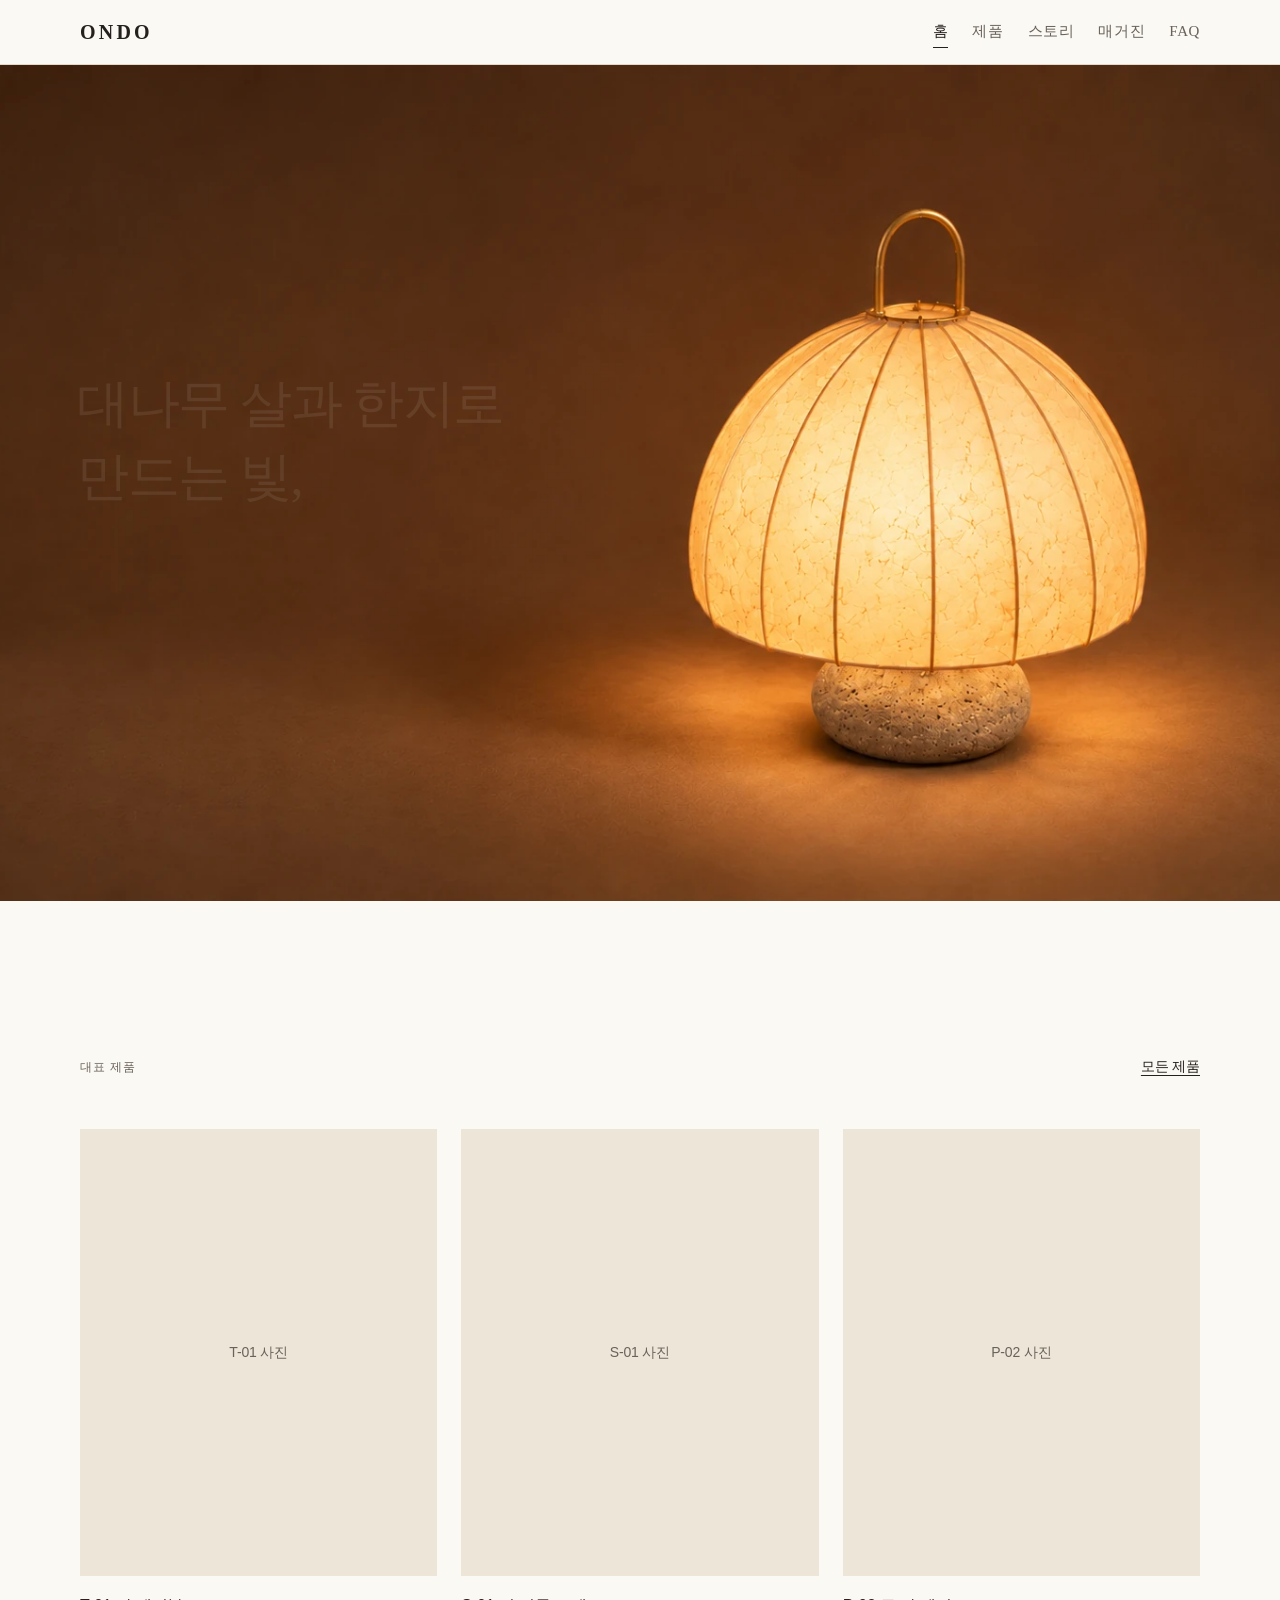
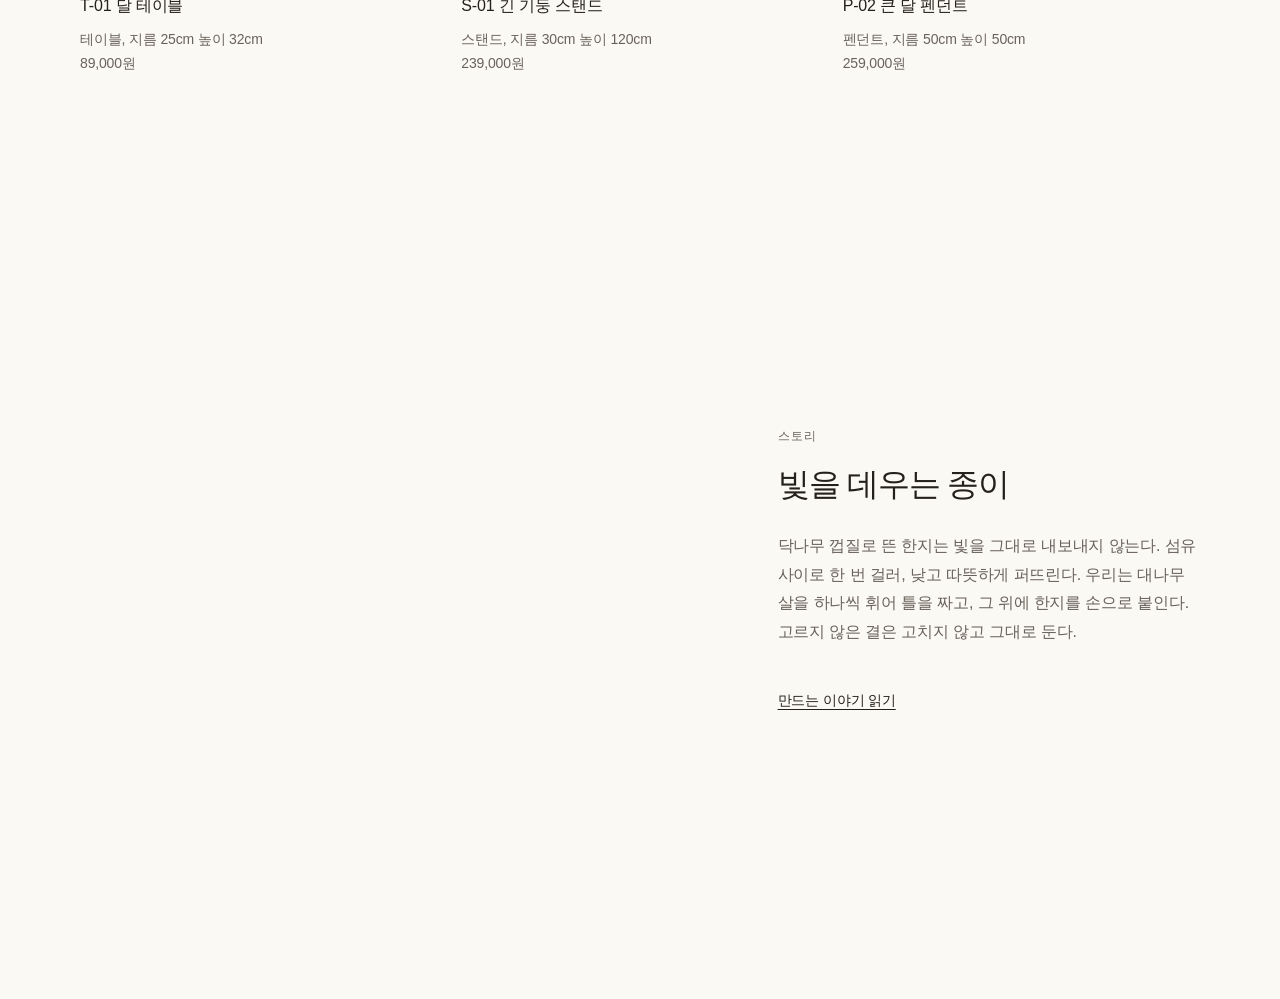
<file: lighting-brand/pages/home/index.html>
<!doctype html>
<html lang="ko">
<head>
  <meta charset="utf-8">
  <title>ONDO</title>
  <!-- 홈 주소는 /pages/ 로 옮겼다 (이슈 #60). 예전 주소(/pages/home/)로 오면 새 홈으로 보낸다.
       홈 화면 파일은 pages/index.html, 홈 사진과 디자인 규칙은 계속 이 폴더에 있다 -->
  <meta http-equiv="refresh" content="0; url=../">
  <link rel="canonical" href="../">
</head>
<body><a href="../">홈으로</a></body>
</html>
</file>
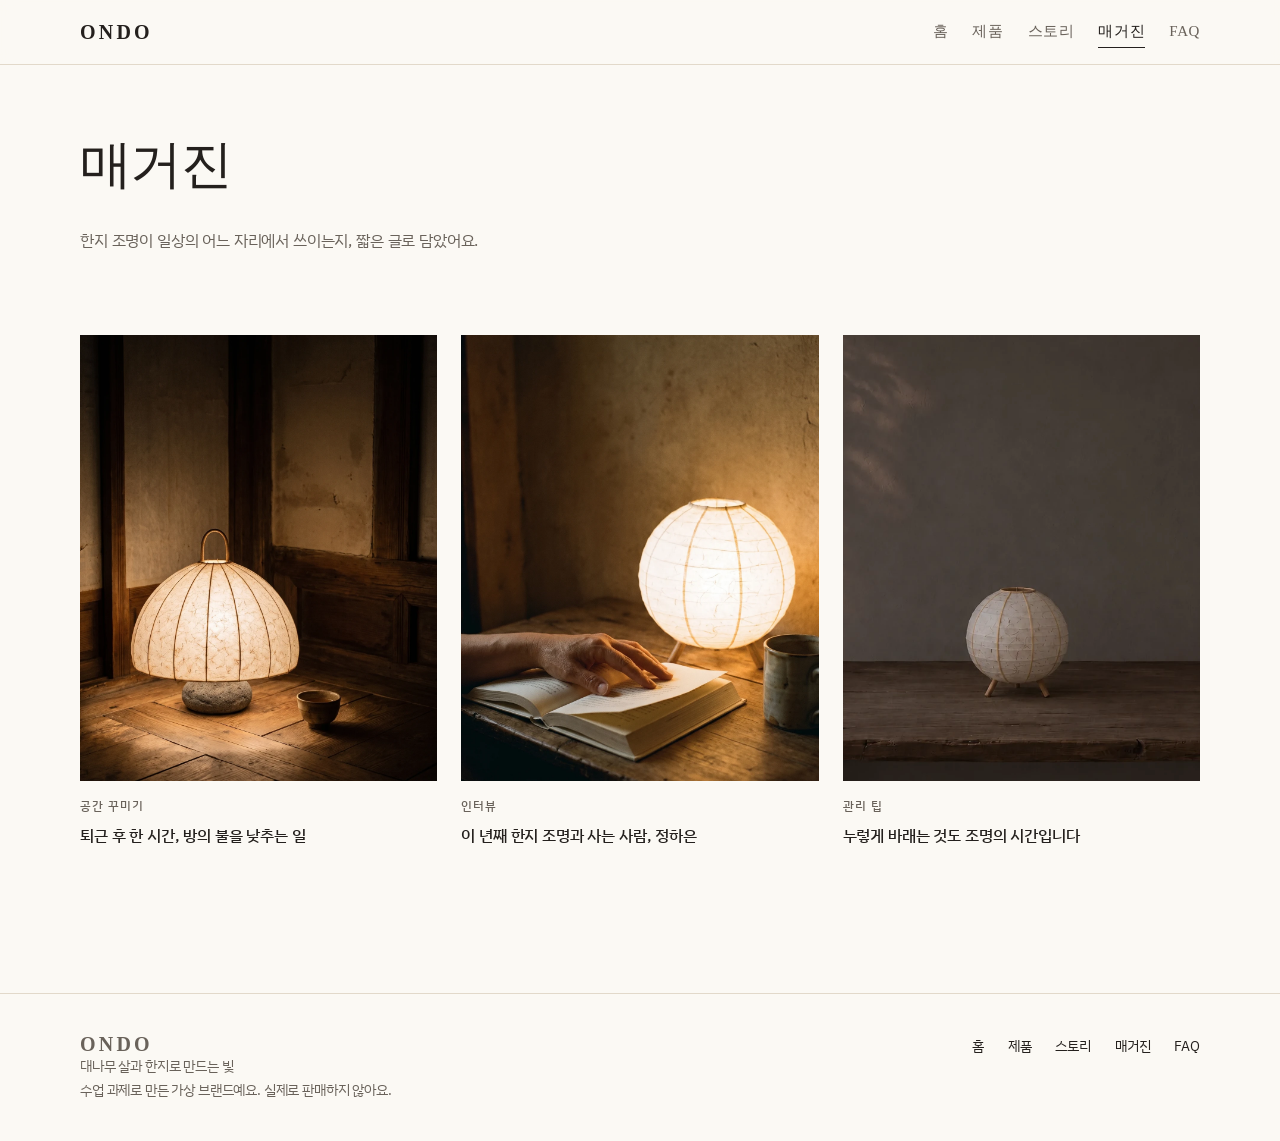
<file: lighting-brand/pages/magazine/index.html>
<!doctype html>
<html lang="ko">
<head>
  <meta charset="utf-8">
  <meta name="viewport" content="width=device-width, initial-scale=1">
  <title>매거진 | ONDO</title>
  <link rel="icon" href="../../favicon.ico?v=3" sizes="16x16 32x32 48x48">
  <link rel="apple-touch-icon" href="../../apple-touch-icon.png?v=2">
  <link rel="stylesheet" href="../../common/style.css">
  <!-- 이 페이지에만 필요한 모양. 색, 글꼴, 간격은 common/style.css 의 토큰만 쓴다 (DESIGN.md) -->
  <style>
    .magazine-head { padding-top: var(--space-5); padding-bottom: 0; }
    .magazine-head p { max-width: var(--text-width); }
    .magazine-list { padding-top: var(--space-5); padding-bottom: 0; }

    /* 글 카드: 4:5 사진 → 분류 → 제목. 그림자, 테두리, 둥근 모서리 없음 */
    .article-card { display: block; }
    .article-card img { width: 100%; height: auto; aspect-ratio: 4 / 5; object-fit: cover; background: var(--hanji-deep); }
    .article-card .eyebrow { margin: var(--space-2) 0 var(--space-1); }
    .article-card .card-title { font-family: var(--font); font-size: var(--text-md); font-weight: 500; line-height: 1.6;
      letter-spacing: -0.01em; margin: 0; color: var(--ink); word-break: keep-all; }
    .article-card:hover .card-title { text-decoration: underline; text-decoration-thickness: 1px; text-underline-offset: 4px; }
  </style>
</head>
<body data-page="magazine">
  <header data-site-header></header>
  <main>
    <section class="wrap section magazine-head">
      <h1>매거진</h1>
      <p>한지 조명이 일상의 어느 자리에서 쓰이는지, 짧은 글로 담았어요.</p>
    </section>

    <section class="wrap section magazine-list" aria-label="글 목록">
      <div class="grid">
        <a class="article-card" href="article-1.html">
          <img src="images/article-1-corner.webp" width="1200" height="1500"
               alt="어두운 방 구석 마룻바닥 위에서 켜진 돔 모양의 한지 조명, 옆에 찻잔 하나가 놓여 있다">
          <p class="eyebrow">공간 꾸미기</p>
          <h2 class="card-title">퇴근 후 한 시간, 방의 불을 낮추는 일</h2>
        </a>
        <a class="article-card" href="article-2.html">
          <img src="images/article-2-reading.webp" width="1200" height="1500"
               alt="켜진 둥근 한지 조명 곁에서 펼친 책의 책장을 넘기는 손, 옆에 머그컵이 놓여 있다">
          <p class="eyebrow">인터뷰</p>
          <h2 class="card-title">이 년째 한지 조명과 사는 사람, 정하은</h2>
        </a>
        <a class="article-card" href="article-3.html">
          <img src="../../images/products/T-02-off.webp" width="1200" height="1500"
               alt="불이 꺼진 둥근 한지 테이블 조명, 한지의 결과 대나무 살이 보인다">
          <p class="eyebrow">관리 팁</p>
          <h2 class="card-title">누렇게 바래는 것도 조명의 시간입니다</h2>
        </a>
      </div>
    </section>
  </main>
  <footer data-site-footer></footer>
  <script src="../../common/products.js"></script>
  <script src="../../common/layout.js"></script>
</body>
</html>
</file>
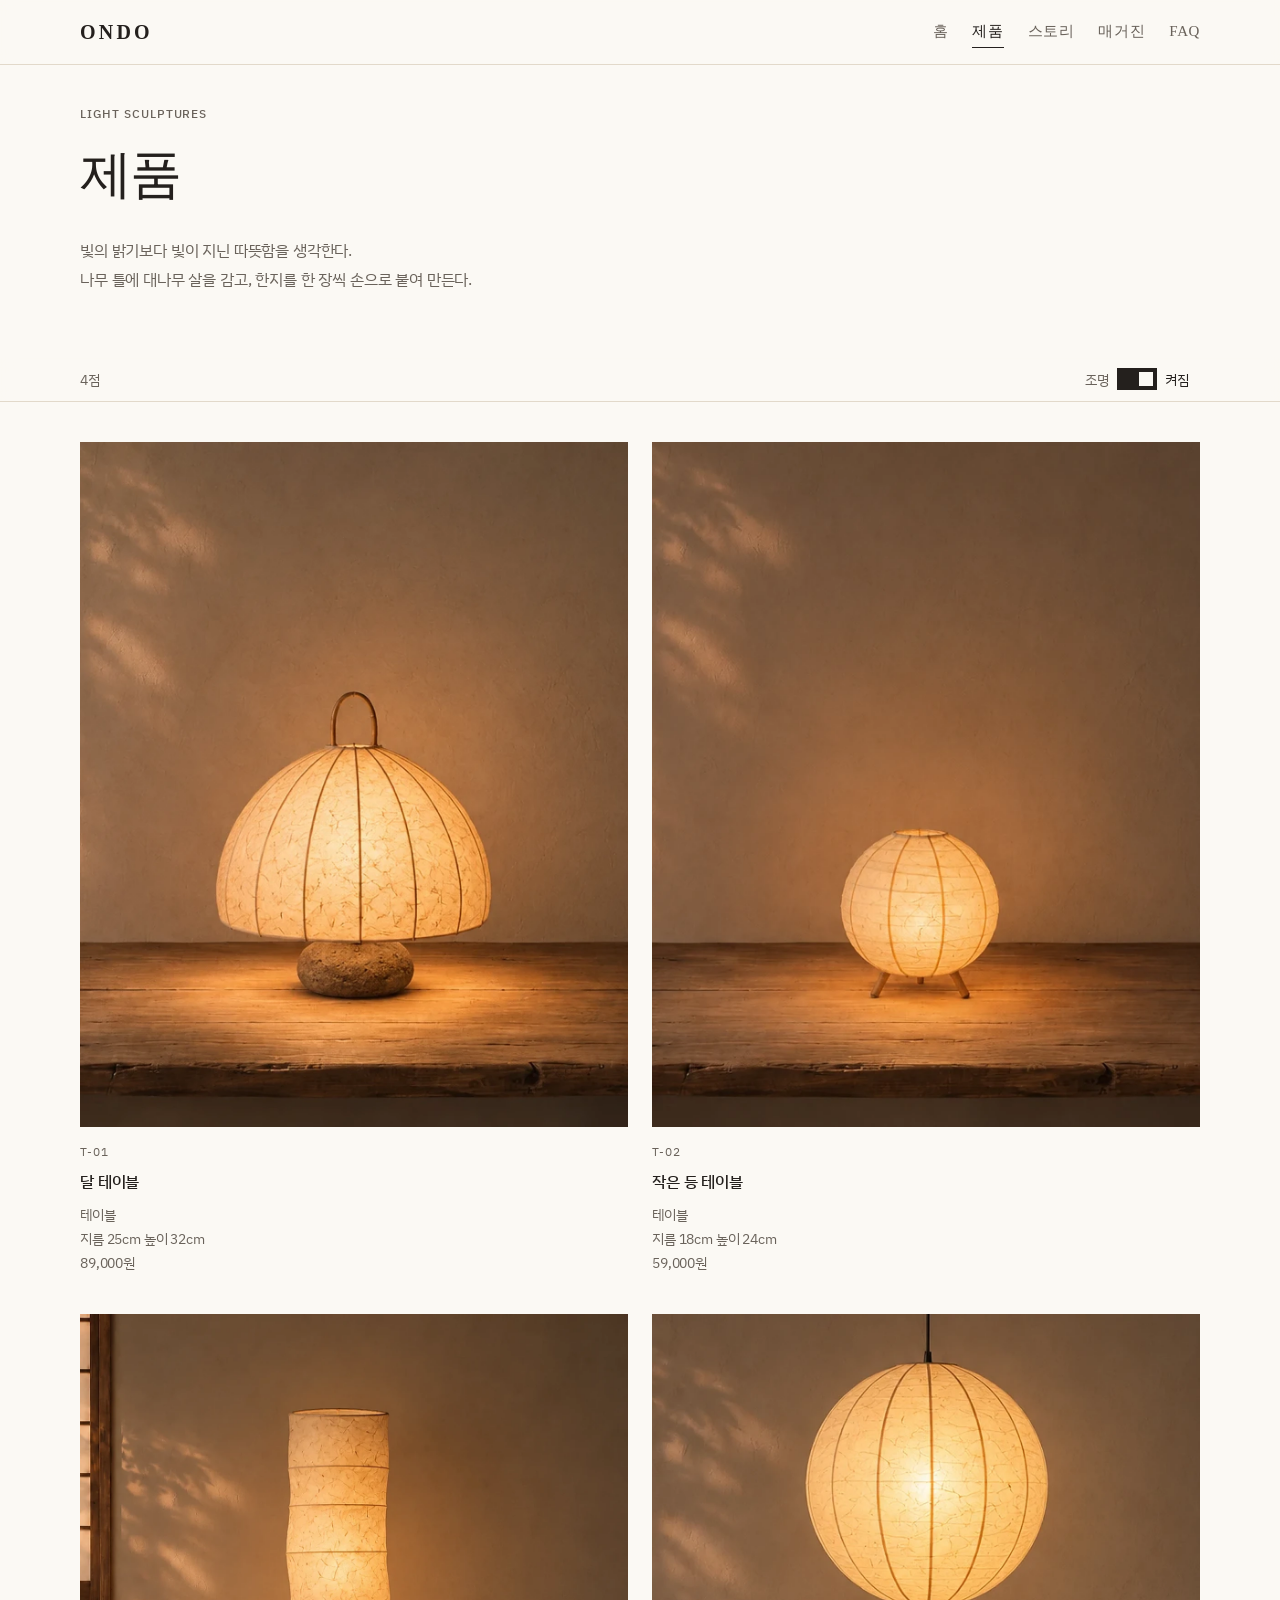
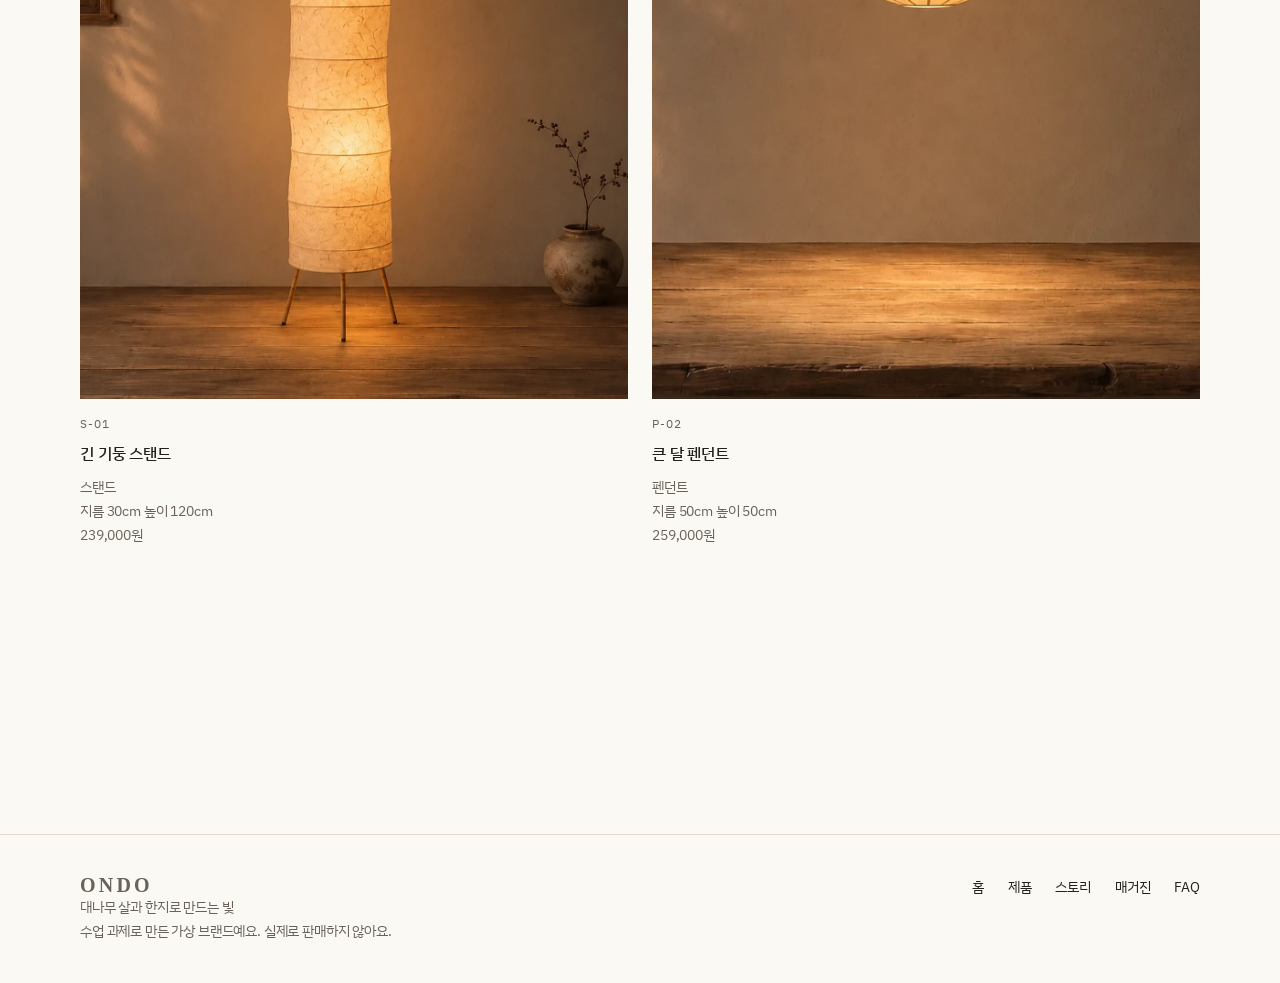
<file: lighting-brand/pages/product/index.html>
<!doctype html>
<html lang="ko">
<head>
  <meta charset="utf-8">
  <meta name="viewport" content="width=device-width, initial-scale=1">
  <title>제품 | ONDO</title>
  <link rel="icon" href="../../favicon.ico?v=3" sizes="16x16 32x32 48x48">
  <link rel="apple-touch-icon" href="../../apple-touch-icon.png?v=2">
  <link rel="stylesheet" href="../../common/style.css">
  <!-- 이 페이지에만 필요한 모양은 여기 <style>에 쓴다. 색은 common/style.css 의 값(var(--ink) 등)만 쓴다 -->
  <style>
    /* 값은 모두 common/style.css 토큰 (DESIGN.md). 화면 폭 기준은 640px, 960px 두 개
       켜기, 끄기는 카드 안 사진(켜짐, 꺼짐 한 쌍)만 바꾼다. 페이지 바탕은 그대로 둔다 */

    /* 페이지 제목: FAQ 페이지와 같은 구조 (eyebrow → h1 → 설명문) */
    .product-head { padding-top: var(--space-4); }
    .product-head p { max-width: var(--text-width); }
    /* 한국어 문장이 단어 중간에서 끊기지 않게 한다 */
    main { word-break: keep-all; overflow-wrap: break-word; }

    /* 스크롤하면 공통 헤더(높이 64px) 바로 아래에 붙는다. 헤더(z-index 10)보다 아래에 깔린다.
       공통 헤더(.site-header)와 같은 모양: 화면 전체 폭, 반투명 바탕과 흐림, 아래 선 하나 */
    .bar-sticky { position: sticky; top: 64px; z-index: 5; margin-top: var(--space-5);
      background: color-mix(in srgb, var(--hanji) 92%, transparent); backdrop-filter: blur(8px);
      border-bottom: 1px solid var(--line); }
    .bar { display: flex; justify-content: space-between; align-items: center; gap: var(--space-2);
      font-size: var(--text-sm); }
    .bar .count { margin: 0; }

    /* 켜기, 끄기: 벽 스위치처럼 토글 하나 (이슈 #69). 각진 틀 안에서 손잡이가 옆으로 움직인다.
       꺼짐: 손잡이 왼쪽, 틀은 비어 있음 / 켜짐: 손잡이 오른쪽, 틀이 먹색으로 채워짐. 색은 토큰만 */
    .light { display: flex; align-items: center; gap: var(--space-1); min-height: 44px; padding: 0;
      background: none; border: 0; cursor: pointer; font: inherit; color: var(--ink-soft); }
    .light .track { position: relative; width: 40px; height: 22px; border: 1px solid var(--ink); border-radius: var(--radius);
      background: transparent; transition: background-color .25s ease; }
    .light .knob { position: absolute; top: 3px; left: 3px; width: 14px; height: 14px; background: var(--ink);
      transition: transform .25s cubic-bezier(.2, .6, .2, 1), background-color .25s ease; }
    .light[aria-checked="true"] .track { background: var(--ink); }
    .light[aria-checked="true"] .knob { transform: translateX(18px); background: var(--hanji); }
    .light .state { min-width: 2.5em; text-align: left; color: var(--ink); }
    .light:hover .track { box-shadow: 0 0 0 1px var(--ink); }

    /* 2x2 그리드. 카드 사이 가로 --space-3, 줄 사이 --space-4. 휴대폰은 1열 */
    #products { display: grid; grid-template-columns: repeat(2, 1fr); gap: var(--space-4) var(--space-3); margin-top: var(--space-4); }
    @media (max-width: 640px) { #products { grid-template-columns: 1fr; } }
    /* 카드 비율은 사진 비율(RATIO, 아래 스크립트)을 따른다: 4:5 또는 가로 3:2 */
    .card .thumb { aspect-ratio: 4 / 5; background: var(--hanji-deep); border-radius: var(--radius);
      position: relative; overflow: hidden; }
    #products.ratio-3x2 .card .thumb { aspect-ratio: 3 / 2; }
    /* 3:2 칸인데 3:2 사진이 아직 없는 제품(S-01)은 4:5 사진을 자르지 않고 칸 가운데에 둔다 */
    #products.ratio-3x2 .card.portrait .thumb img { object-fit: contain; }

    /* 꺼진 사진, 켜진 사진 두 장을 겹쳐 두고 켜진 사진의 투명도만 바꾼다 */
    .thumb img { position: absolute; inset: 0; width: 100%; height: 100%; object-fit: cover; transition: opacity .6s ease; }
    .thumb .on { opacity: 0; }
    .lit .thumb .on { opacity: 1; }
    /* 사진을 받는 동안: 사진 자리(한지 깊은 색)가 천천히 옅어졌다 짙어지는 스켈레톤.
       img.is-loading은 common/layout.js가 붙였다가 사진이 다 받아지면 뗀다 */
    .thumb:has(img.is-loading) { animation: thumb-loading 1.6s ease-in-out infinite; }
    @keyframes thumb-loading { 50% { background: color-mix(in srgb, var(--hanji-deep) 50%, var(--hanji)); } }

    /* 사진이 없는 제품: 같은 비율의 자리에 "사진 준비 중" */
    .thumb .pending { display: none; position: absolute; inset: 0; place-items: center;
      font-size: var(--text-sm); color: var(--ink-soft); }
    .thumb.no-photo img { display: none; }
    .thumb.no-photo .pending { display: grid; }

    /* 제품 카드 글자 (DESIGN.md 제품 카드: 사진 → 이름 --text-md 500 → 크기·가격 --text-sm 옅은 먹) */
    .info { padding-top: var(--space-2); }
    .info .code { font-size: var(--text-xs); line-height: 1.5; letter-spacing: .08em; margin: 0 0 var(--space-1); }
    .info .name { font-family: var(--font); font-size: var(--text-md); font-weight: 500; line-height: 1.6;
      letter-spacing: -0.01em; margin: 0 0 var(--space-1); color: var(--ink); }
    .info .meta { font-size: var(--text-sm); line-height: 1.7; margin: 0; }

    @media (max-width: 640px) {
      .bar-sticky { margin-top: var(--space-4); }
    }
    @media (prefers-reduced-motion: reduce) {
      * { transition: none !important; }
      .thumb { animation: none !important; }
    }
  </style>
</head>
<body data-page="product">
  <header data-site-header></header>
  <main>
    <!-- 담당: 정연(윤). PRD 7.2 제품 -->
    <section class="wrap product-head">
      <p class="eyebrow">Light sculptures</p>
      <h1>제품</h1>
      <p>빛의 밝기보다 빛이 지닌 따뜻함을 생각한다.<br>
        나무 틀에 대나무 살을 감고, 한지를 한 장씩 손으로 붙여 만든다.</p>
    </section>

    <div class="bar-sticky">
      <div class="wrap bar">
        <p class="count" id="count"></p>
        <button type="button" class="light" id="light" role="switch" aria-checked="true" aria-label="조명">
          <span aria-hidden="true">조명</span>
          <span class="track" aria-hidden="true"><span class="knob"></span></span>
          <span class="state" aria-hidden="true">켜짐</span>
        </button>
      </div>
    </div>

    <section class="wrap section" style="padding-top:0">
      <div class="lit" id="products"></div>
    </section>

    <script>
      // 사진 비율. "4x5" 또는 "3x2" 하나만 바꾸면 사진 파일과 카드 비율이 같이 바뀐다
      //   4x5: images/products/<코드>-off.webp, -on.webp
      //   3x2: images/products/<코드>-off-3x2.webp, -on-3x2.webp (없는 제품은 4:5로, 그것도 없으면 "사진 준비 중")
      // 규칙은 images/README.md
      const RATIO = "4x5";
      const IMG = "../../images/products/";
      const photo = (code, state) => RATIO === "3x2" ? `${IMG}${code}-${state}-3x2.webp` : `${IMG}${code}-${state}.webp`;
      const fallback = (code, state) => RATIO === "3x2" ? `data-fallback="${IMG}${code}-${state}.webp"` : "";

      function card(p) {
        return `
          <article class="card">
            <div class="thumb">
              <img class="off" src="${photo(p.code, "off")}" ${fallback(p.code, "off")} alt="${p.name}, 불이 꺼진 모습">
              <img class="on" src="${photo(p.code, "on")}" ${fallback(p.code, "on")} alt="${p.name}, 불이 켜진 모습">
              <span class="pending">사진 준비 중</span>
            </div>
            <div class="info">
              <p class="code">${p.code}</p>
              <h2 class="name">${p.name}</h2>
              <p class="meta">${ONDO_TYPES[p.type]}</p>
              <p class="meta">지름 ${p.width}cm 높이 ${p.height}cm</p>
              <p class="meta">${p.price.toLocaleString("ko-KR")}원</p>
            </div>
          </article>`;
      }

      document.addEventListener("DOMContentLoaded", () => {
        const list = document.getElementById("products");
        list.classList.add(`ratio-${RATIO}`);
        list.innerHTML = ONDO_PRODUCTS.map(card).join("");
        document.getElementById("count").textContent = `${ONDO_PRODUCTS.length}점`;

        // 사진을 못 불러오면: 3:2는 4:5 사진으로(카드에 .portrait), 그것도 없으면 "사진 준비 중"
        list.querySelectorAll("img").forEach((img) => {
          const fail = () => {
            if (img.dataset.fallback) {
              img.src = img.dataset.fallback;
              delete img.dataset.fallback;
              img.closest(".card").classList.add("portrait");
            } else {
              img.closest(".thumb").classList.add("no-photo");
            }
          };
          img.addEventListener("error", fail);
          if (img.complete && img.naturalWidth === 0) fail();
        });

        // 스위치 하나로 모든 카드를 한 번에 켜고 끈다. 바뀌는 건 카드 안의 사진뿐이다 (켜진 사진의 투명도 0 ↔ 1)
        const light = document.getElementById("light");
        light.addEventListener("click", () => {
          const on = light.getAttribute("aria-checked") !== "true";
          light.setAttribute("aria-checked", String(on));
          light.querySelector(".state").textContent = on ? "켜짐" : "꺼짐";
          list.classList.toggle("lit", on);
        });
      });
    </script>
  </main>
  <footer data-site-footer></footer>
  <script src="../../common/products.js"></script>
  <script src="../../common/layout.js"></script>
</body>
</html>
</file>
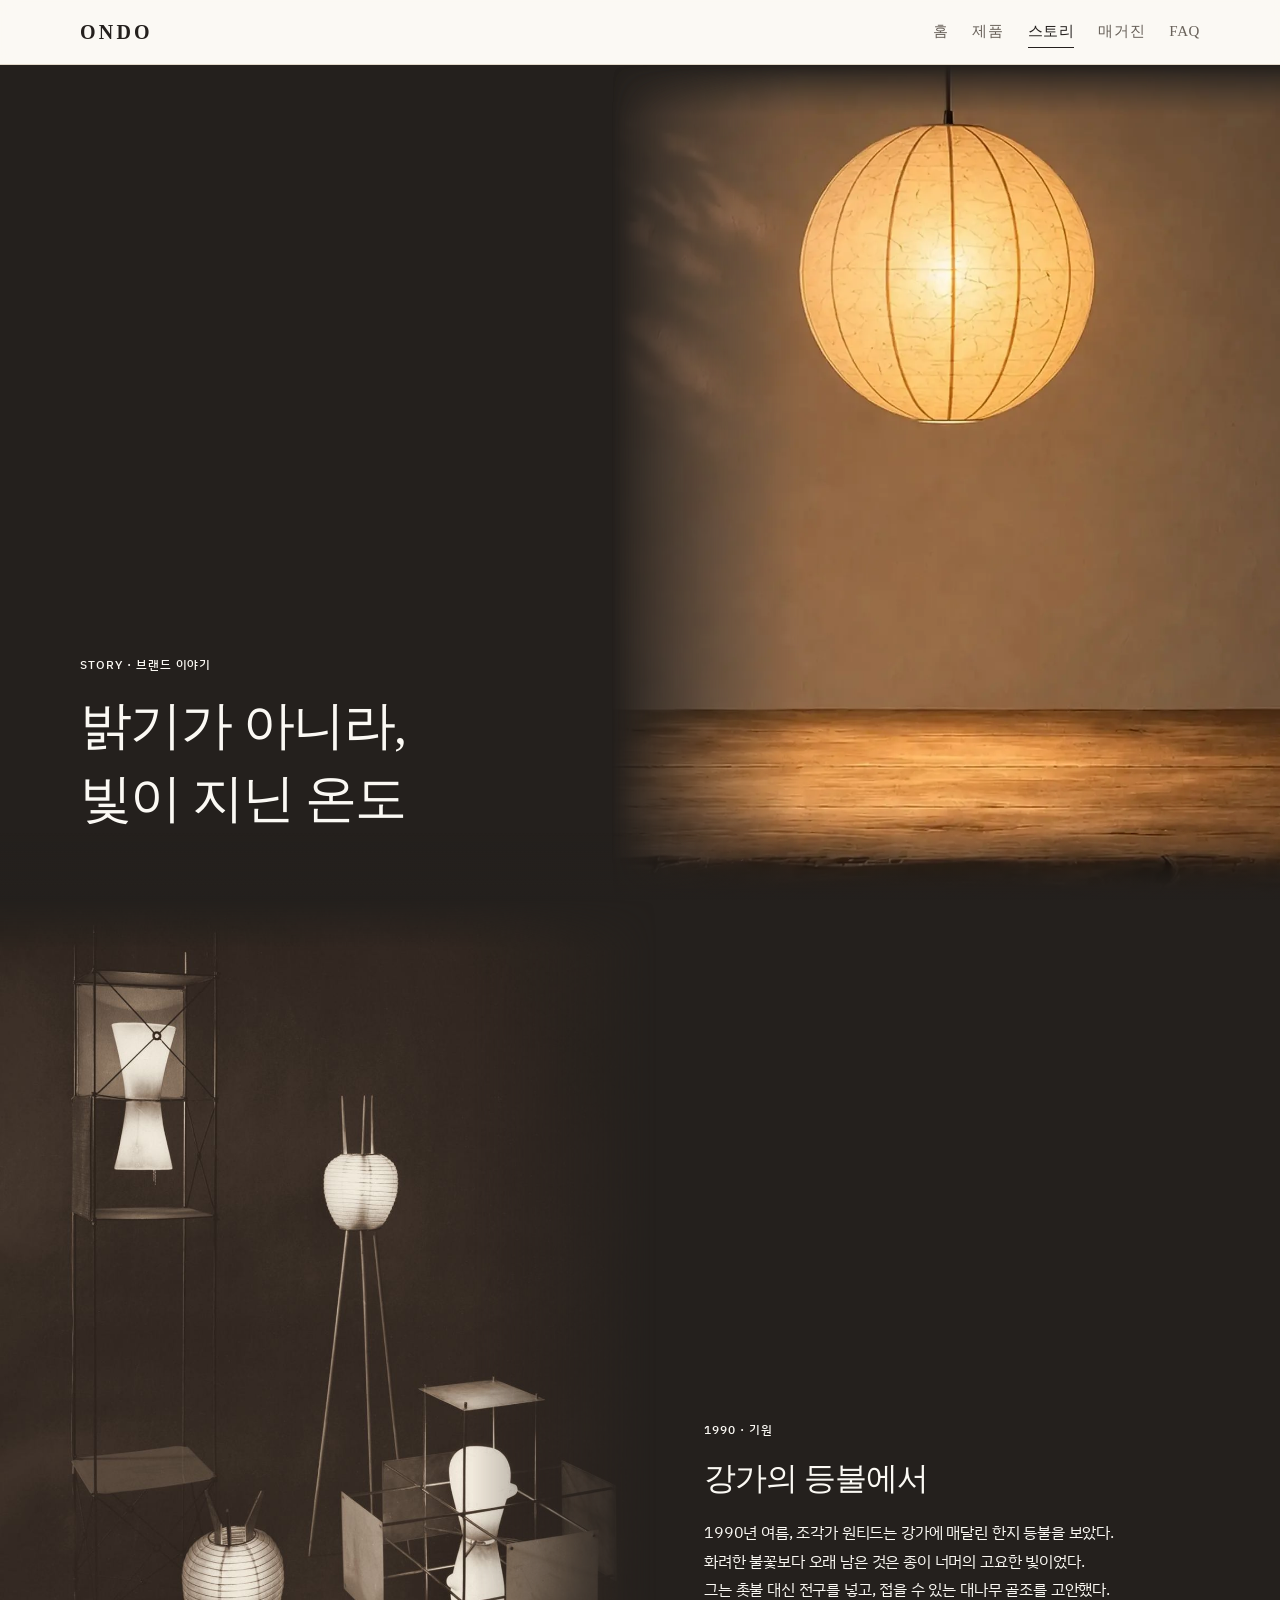
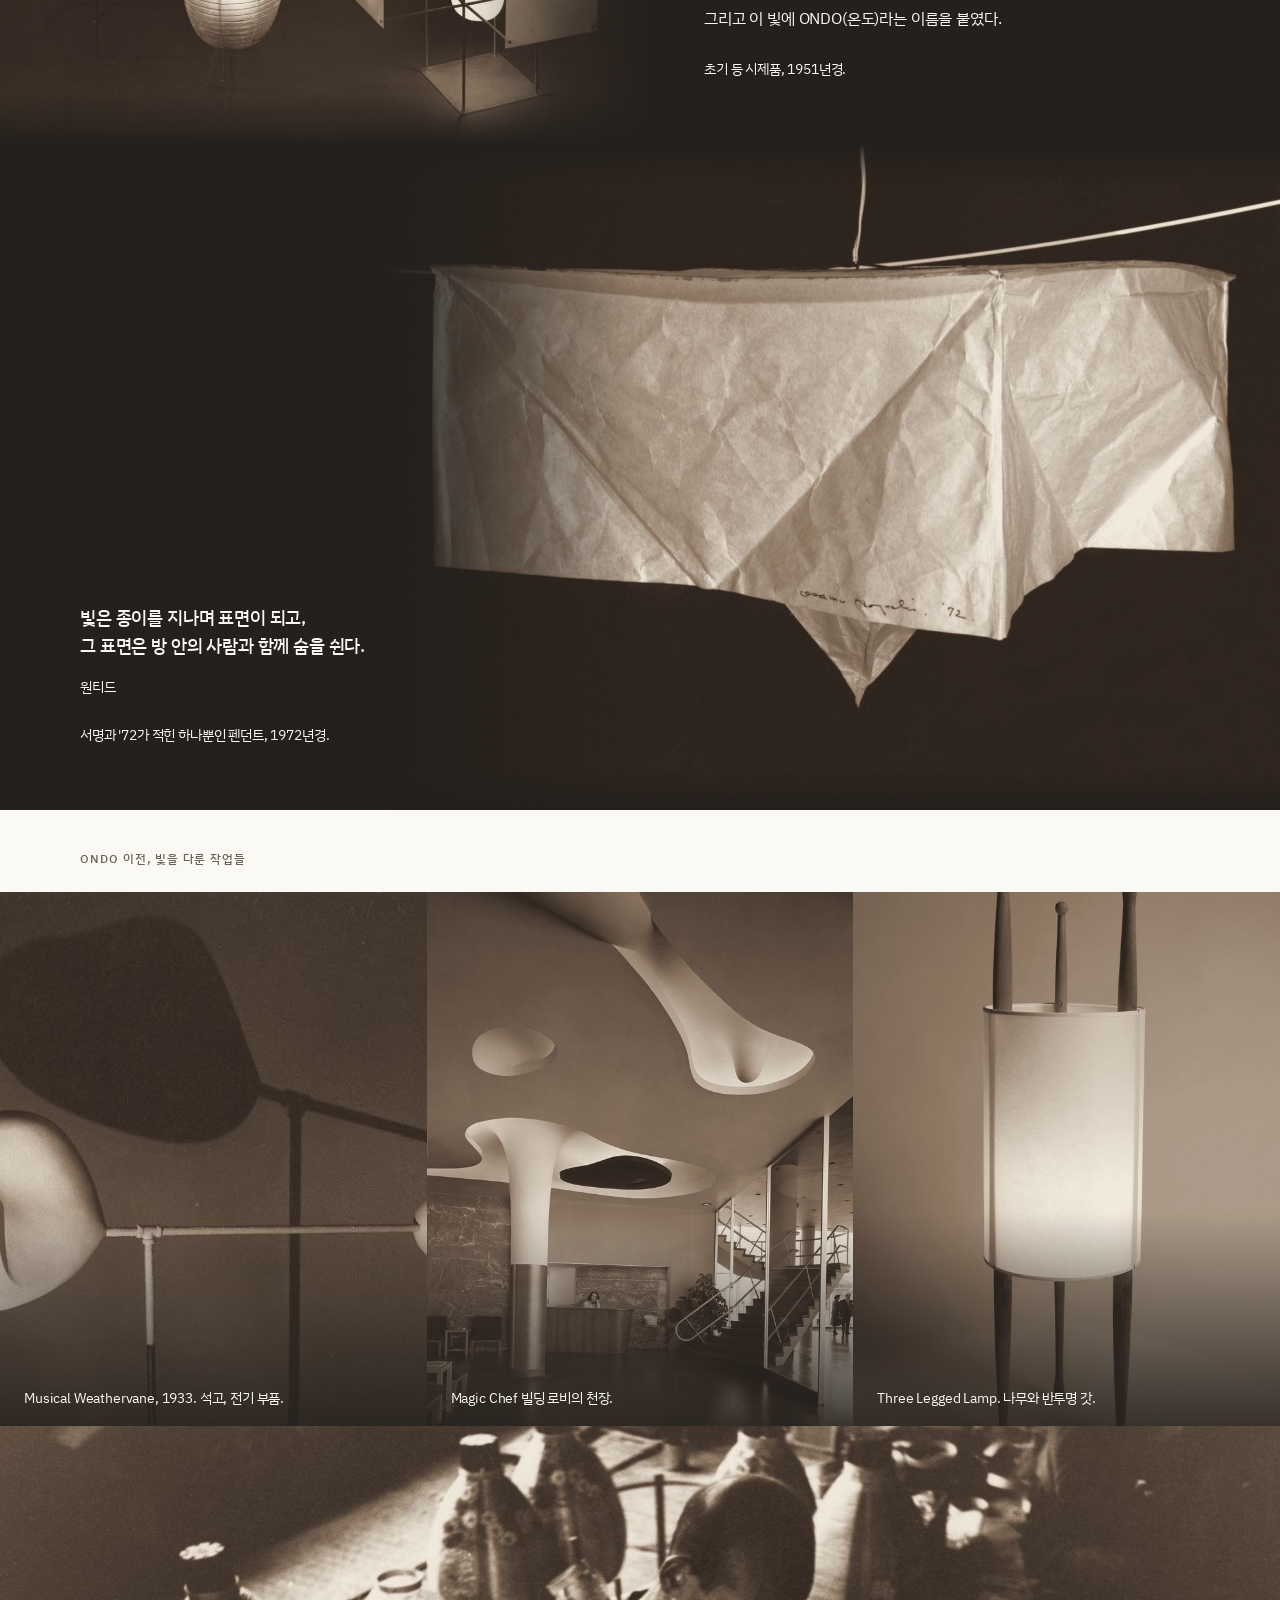
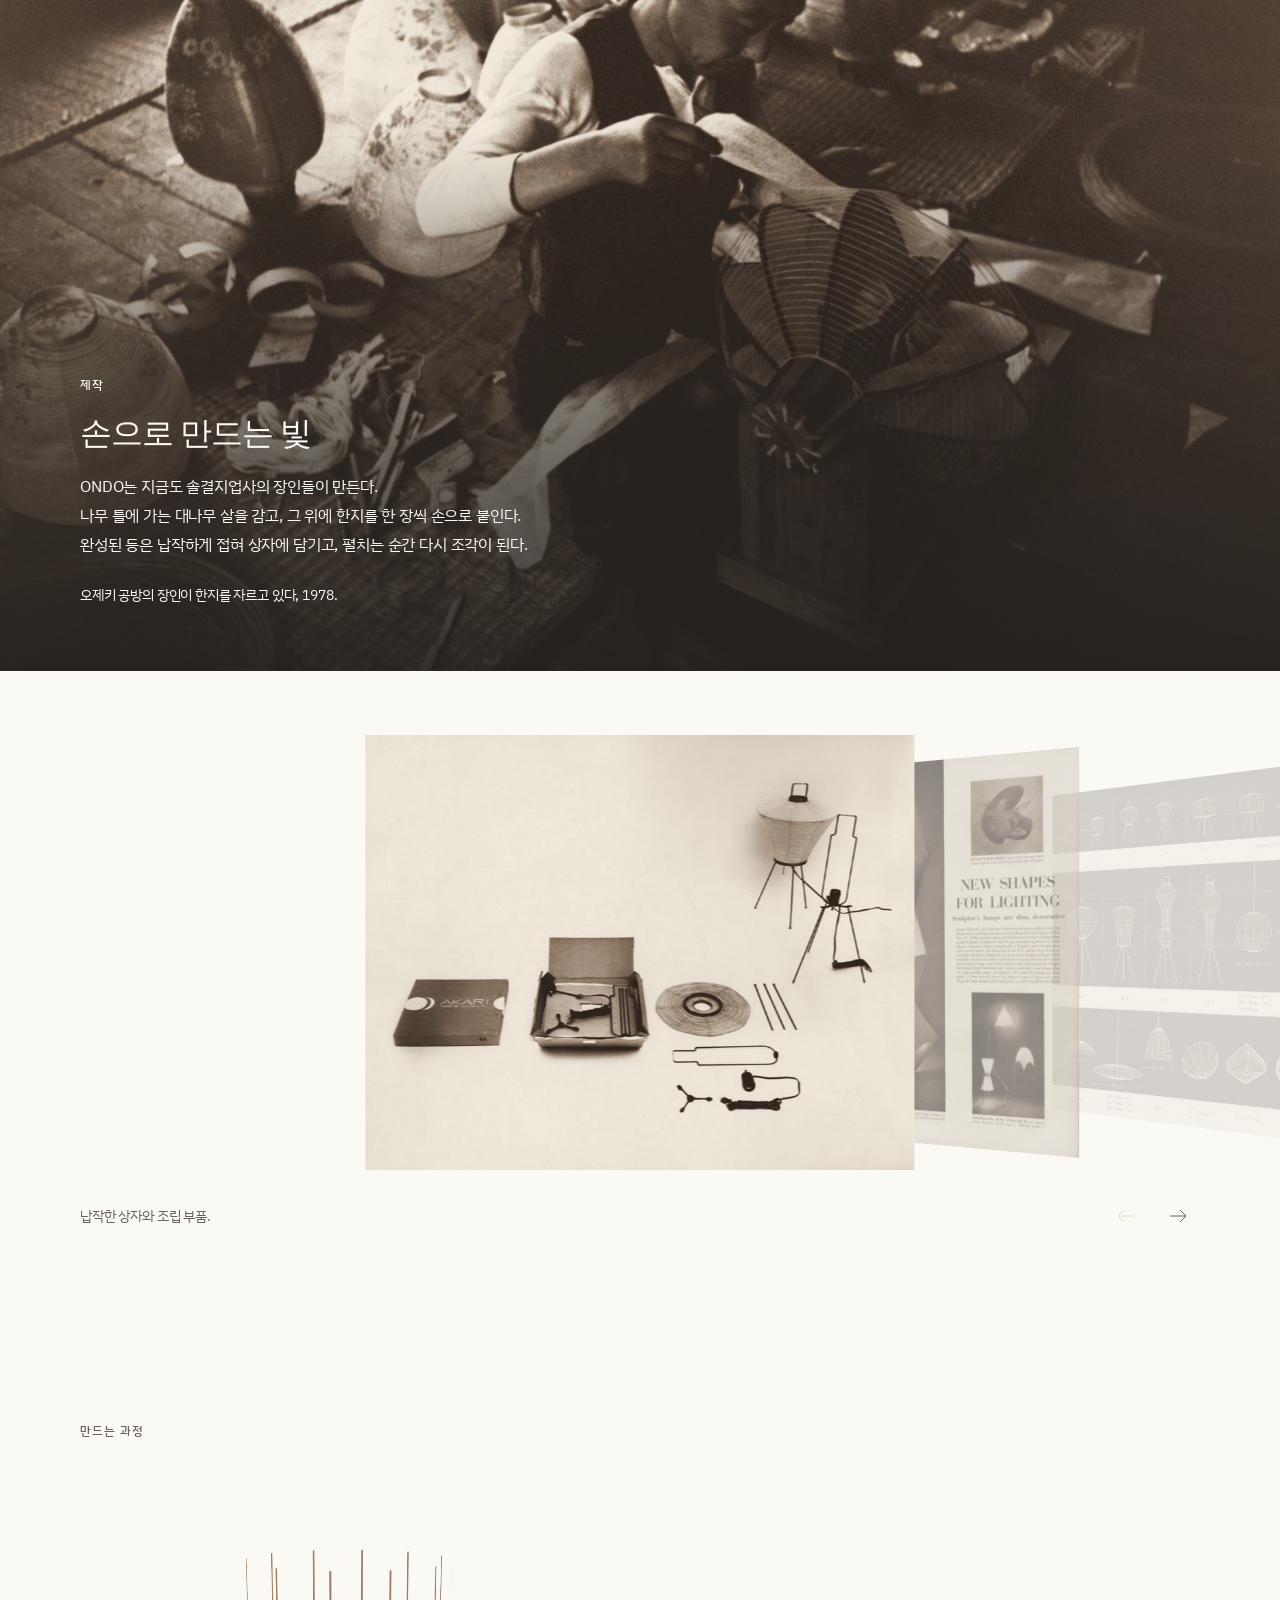
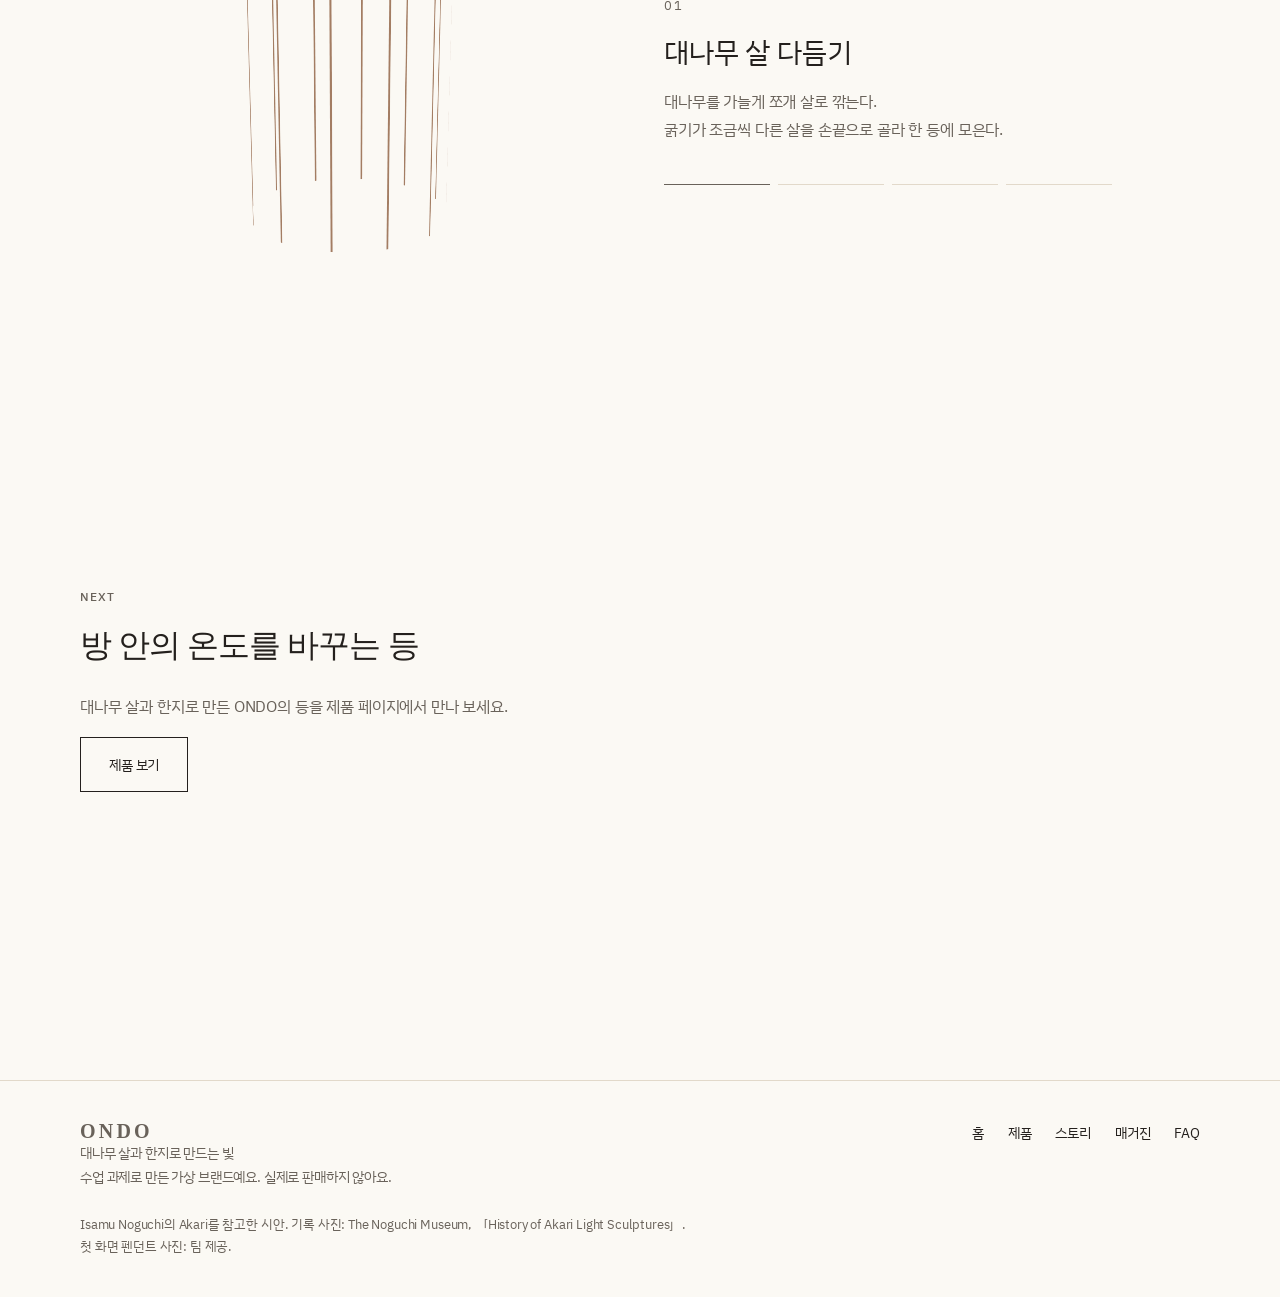
<file: lighting-brand/pages/story/index.html>
<!doctype html>
<html lang="ko">
<head>
  <meta charset="utf-8">
  <meta name="viewport" content="width=device-width, initial-scale=1">
  <title>스토리 | ONDO</title>
  <link rel="icon" href="../../favicon.ico?v=3" sizes="16x16 32x32 48x48">
  <link rel="apple-touch-icon" href="../../apple-touch-icon.png?v=2">
  <link rel="stylesheet" href="../../common/style.css">
  <!-- 이 페이지에만 필요한 모양은 여기 <style>에 쓴다. 색은 common/style.css 의 값(var(--ink) 등)만 쓴다 -->
  <style>
    /* 시안(ONDO 스토리 v2.2)을 옮긴 것. 시안 색 이름은 공통 값으로: 한지 → --paper, 한지 짙음 → --paper-deep, 밤색 → --ink */
    main { overflow-x: clip; word-break: keep-all; overflow-wrap: break-word; }
    /* 줄바꿈: 제목, 인용, 짧은 설명은 줄 길이를 고르게, 본문은 끝줄에 한두 단어만 남지 않게 */
    main h1, main h2, main h3, blockquote, .cap { text-wrap: balance; }
    main p { text-wrap: pretty; }
    /* 문장 하나를 한 덩어리로: 한 줄에 들어가는 문장은 중간에서 끊기지 않고, 문장과 문장 사이에서 줄이 바뀐다 */
    .sent { display: inline-block; max-width: 100%; }
    .text { max-width: 640px; }
    .cap { font-size: 14px; line-height: 1.7; color: var(--ink-soft); margin: 0; }
    :focus-visible { outline: 1px solid var(--ink); outline-offset: 4px; }
    .scene :focus-visible { outline-color: var(--paper); }

    /* 사진 층 */
    .shot { position: absolute; inset: 0; z-index: -2; background-size: cover; background-repeat: no-repeat; }

    /* 장면: 어두운 사진 구역. 글자는 한지색 하나만 */
    .scene { position: relative; isolation: isolate; overflow: hidden; background: var(--ink); color: var(--paper);
      display: grid; align-content: end; min-height: clamp(560px, 66vw, 860px); }
    .scene.short { min-height: clamp(480px, 50vw, 680px); }
    .scene::after { content: ""; position: absolute; inset: 0; z-index: -1; pointer-events: none;
      background: linear-gradient(to top, color-mix(in srgb, var(--ink) 92%, transparent) 0, color-mix(in srgb, var(--ink) 55%, transparent) 32%, transparent 64%); }
    .scene p, .scene .eyebrow, .scene .cap { color: var(--paper); }
    .copy { width: 100%; padding-top: 64px; padding-bottom: 64px; display: grid; gap: 16px; justify-items: start; }
    .copy > * { margin: 0; }
    .copy .cap { margin-top: 8px; }
    .scene h1 { font-weight: 300; font-size: clamp(32px, 4.4vw, 52px); line-height: 1.4; }
    .scene h2 { font-weight: 400; }
    blockquote { font-size: 18px; font-weight: 500; line-height: 1.6; max-width: 26em; }
    blockquote cite { display: block; margin-top: 16px; font-style: normal; font-size: 14px; font-weight: 400; }

    /* 처음 세 장면은 하나로 이어진다: 사진은 자르지 않고 제 비율로 오른쪽에 서고, 왼쪽과 위아래는 밤색으로 풀린다 */
    /* 사진 사이 여백은 없앤다: 맞닿는 위아래 가장자리만 살짝 밤색으로 풀어 세 장이 이어져 보이게 */
    .scene.joined { --pad: 0px; }
    .scene.joined::before { content: ""; position: absolute; inset: 0 0 auto; height: var(--pad); z-index: -1; pointer-events: none;
      background: linear-gradient(to bottom, var(--ink), transparent); }
    .scene.joined::after { background: linear-gradient(to top, var(--ink) 0, transparent var(--pad)); }
    .scene.hero::after { background: linear-gradient(to top, var(--ink) 0, transparent 8%); }
    .scene.joined .shot { left: auto; top: var(--pad); bottom: var(--pad); width: auto; max-width: 100%; aspect-ratio: var(--w) / var(--h);
      background-size: contain; background-position: right center;
      -webkit-mask-image: linear-gradient(to right, transparent 0, #000 28%), linear-gradient(to bottom, transparent 0, #000 6%, #000 94%, transparent);
      mask-image: linear-gradient(to right, transparent 0, #000 28%), linear-gradient(to bottom, transparent 0, #000 6%, #000 94%, transparent);
      -webkit-mask-composite: source-in; mask-composite: intersect; }
    .scene.joined.short { min-height: clamp(520px, 52vw, 720px); }
    /* 두 번째 장면(기원)은 좌우를 바꾼다: 사진은 왼쪽, 오른쪽 가장자리가 밤색으로 풀리고 글은 오른쪽 절반 */
    @media (min-width: 641px) {
      #origin .shot { left: 0; right: auto; background-position: left center;
        -webkit-mask-image: linear-gradient(to left, transparent 0, #000 28%), linear-gradient(to bottom, transparent 0, #000 6%, #000 94%, transparent);
        mask-image: linear-gradient(to left, transparent 0, #000 28%), linear-gradient(to bottom, transparent 0, #000 6%, #000 94%, transparent); }
      #origin .copy { padding-left: calc(50% + 24px); }
    }

    /* 첫 화면: 세로 사진을 오른쪽 끝까지 세운다 */
    /* 첫 화면은 들어왔을 때 화면을 꼭 채운다: 화면 높이 - 머리 메뉴(64px + 선 1px). 두 번째 사진은 스크롤해야 보인다 */
    .scene.hero { --pad: 0px; min-height: 480px; height: calc(100vh - 65px); height: calc(100svh - 65px); }
    .scene.hero::before { display: none; }

    /* 첫 화면: 불 꺼진 사진 위로 불 켜진 사진이 천천히 겹쳐진다. 전구가 데워지듯 한 번 살짝 밝아졌다가 자리 잡는다 */
    .hero .shot.on { opacity: 0; animation: lampOn 2.8s cubic-bezier(.45, 0, .25, 1) .4s forwards; }
    @keyframes lampOn {
      0% { opacity: 0; filter: brightness(.92); }
      14% { opacity: .16; }
      20% { opacity: .1; }
      78% { opacity: .97; filter: brightness(1.03); }
      100% { opacity: 1; filter: brightness(1); }
    }

    /* 장면에 들어서면 사진이 천천히 제자리로, 글은 살짝 올라온다 */
    .scene .shot, .tile .shot { transform: scale(1.06); transition: transform 2.4s cubic-bezier(.2, .6, .2, 1); }
    .scene.in .shot, .tile.in .shot { transform: none; }
    .scene.joined .shot { transform: none; transition: none; } /* 처음 세 장면(첫 화면, 기원, 인용) 사진은 크기가 변하지 않는다 */
    .scene .copy { transform: translateY(16px); transition: transform 1.2s cubic-bezier(.2, .6, .2, 1); }
    .scene.in .copy { transform: none; }

    /* 이어 붙인 사진: 틈 없이, 4:5 셋 */
    .band { padding-top: 40px; padding-bottom: 24px; }
    .band .eyebrow { margin: 0; }
    .mosaic { display: grid; grid-template-columns: repeat(3, 1fr); }
    .tile { position: relative; isolation: isolate; overflow: hidden; aspect-ratio: 4 / 5; margin: 0; background: var(--ink); }
    .tile::after { content: ""; position: absolute; inset: 0; z-index: -1; pointer-events: none;
      background: linear-gradient(to top, color-mix(in srgb, var(--ink) 85%, transparent) 0, transparent 40%); }
    .tile::before { content: ""; position: absolute; inset: 0; z-index: -1; pointer-events: none; opacity: 0; transition: opacity .6s ease;
      background: radial-gradient(circle at 50% 40%, color-mix(in srgb, var(--earth) 16%, transparent), transparent 60%); }
    .tile:hover::before { opacity: 1; }
    .tile .cap { position: absolute; left: 24px; right: 24px; bottom: 16px; color: var(--paper); transition: transform .5s ease; }
    .tile:hover .cap { transform: translateY(-8px); }

    /* 넘기는 사진: 가운데 사진은 정면, 옆 사진은 원통 둘레를 따라 비스듬히 돌아 들어간다 */
    .carousel { padding-top: 64px; padding-bottom: 40px; overflow: hidden; }
    .stage3d { --hgt: clamp(280px, 34vw, 440px); position: relative; height: var(--hgt); perspective: 1400px;
      touch-action: pan-y; cursor: grab; user-select: none; }
    .stage3d:active { cursor: grabbing; }
    .slide { position: absolute; left: 50%; top: 0; margin: 0; height: var(--hgt); aspect-ratio: var(--w) / var(--h); max-width: 86vw;
      transform-style: preserve-3d; backface-visibility: hidden;
      transition: transform .9s cubic-bezier(.22, .7, .2, 1), opacity .9s ease, filter .9s ease; }
    .slide img { width: 100%; height: 100%; object-fit: contain; pointer-events: none; }
    .cbar { display: flex; justify-content: space-between; align-items: center; gap: 16px; margin-top: 24px; }
    .cbar .cap { min-width: 0; }
    .cnav { display: flex; align-items: center; gap: 8px; }
    .arrow { width: 44px; height: 44px; display: inline-grid; place-items: center; padding: 0; color: var(--ink-soft);
      background: none; border: 0; cursor: pointer; transition: color .3s, transform .3s; }
    .arrow:hover { color: var(--ink); }
    #cprev:hover { transform: translateX(-3px); }
    #cnext:hover { transform: translateX(3px); }
    .arrow:disabled { color: var(--line); cursor: default; transform: none; }

    /* 만드는 과정: 시간이 흐르며 가운데 3D 등이 한 단계씩 지어진다 */
    .process { display: grid; grid-template-columns: 1fr 1fr; gap: 48px; align-items: center; margin-top: 40px; }
    .lamp3d { position: relative; height: 420px; perspective: 900px; display: grid; place-items: center; }
    /* 대나무 살 색과 불빛: 새 색을 만들지 않고 강조색 --earth를 섞어 쓴다 (v3에서 --glow가 빠짐) */
    .lamp3d { --bamboo: color-mix(in srgb, var(--earth) 75%, var(--hanji-deep)); /* 대나무 살: 흙색에 한지색을 조금 섞은 갈색 */
      /* 한지 결: 휘어진 닥 섬유, 고르지 않은 두께(구름), 잔 티끌 세 겹. 색은 --ink-soft 값을 옅게 */
      --hanji-tex: url("data:image/svg+xml,%3Csvg xmlns='http://www.w3.org/2000/svg' width='240' height='240'%3E%3Cfilter id='f'%3E%3CfeTurbulence type='turbulence' baseFrequency='.035' numOctaves='2' seed='9' stitchTiles='stitch'/%3E%3CfeColorMatrix values='0 0 0 0 .42 0 0 0 0 .4 0 0 0 0 .36 -1 0 0 0 1'/%3E%3CfeComponentTransfer%3E%3CfeFuncA type='table' tableValues='0 0 0 0 0 0 0 0 0 0 0 0 0 0 0 0 0 .1 .45'/%3E%3C/feComponentTransfer%3E%3C/filter%3E%3Crect width='100%25' height='100%25' filter='url(%23f)'/%3E%3C/svg%3E"), url("data:image/svg+xml,%3Csvg xmlns='http://www.w3.org/2000/svg' width='300' height='300'%3E%3Cfilter id='c'%3E%3CfeTurbulence type='fractalNoise' baseFrequency='.012' numOctaves='4' seed='5' stitchTiles='stitch'/%3E%3CfeColorMatrix values='0 0 0 0 .42 0 0 0 0 .4 0 0 0 0 .36 0 0 0 .5 -.18'/%3E%3C/filter%3E%3Crect width='100%25' height='100%25' filter='url(%23c)'/%3E%3C/svg%3E"), url("data:image/svg+xml,%3Csvg xmlns='http://www.w3.org/2000/svg' width='160' height='160'%3E%3Cfilter id='d'%3E%3CfeTurbulence type='fractalNoise' baseFrequency='.9' seed='3' stitchTiles='stitch'/%3E%3CfeColorMatrix values='0 0 0 0 .42 0 0 0 0 .4 0 0 0 0 .36 0 0 0 1.4 -.82'/%3E%3C/filter%3E%3Crect width='100%25' height='100%25' filter='url(%23d)'/%3E%3C/svg%3E"); }
    .halo { position: absolute; inset: 0; opacity: 0; transition: opacity 1.2s ease;
      background: radial-gradient(circle at 50% 50%, color-mix(in srgb, var(--earth) 32%, transparent), transparent 55%); }
    .spin, .body { position: relative; width: 200px; height: 260px; transform-style: preserve-3d; }
    .spin { transform: rotateX(-14deg) rotateY(var(--ry, 0deg)); }
    .rib, .panel, .ring { position: absolute; backface-visibility: visible; }
    .rib { left: 99px; top: 0; width: 2px; height: 100%; background: var(--bamboo); transform-origin: 50% 100%;
      transform: rotateY(calc(var(--i) * 30deg)) translateZ(101px) scaleY(0);
      transition: transform .8s cubic-bezier(.2, .6, .2, 1) calc(var(--i) * 50ms); }
    .ring { left: 0; width: 200px; height: 200px; top: calc(var(--i) * 32.5px - 100px); border: 1px solid var(--bamboo); border-radius: 50%;
      transform: rotateX(90deg); opacity: 0; transition: opacity .6s ease calc(var(--i) * 70ms); }
    .panel { left: 73px; top: 0; width: 54px; height: 100%; opacity: 0;
      background-color: color-mix(in srgb, var(--paper-deep) 82%, transparent);
      background-image: var(--hanji-tex); background-position: calc(var(--i) * -54px) 0; /* 한지 결이 이어지게 장마다 밀어 둔다 */
      transform: rotateY(calc(var(--i) * 30deg)) translateZ(100px);
      transition: opacity .7s ease calc(var(--i) * 60ms), background-color 1.2s ease; }
    .s1 .rib { transform: rotateY(calc(var(--i) * 30deg)) translateZ(101px) scaleY(1); }
    .s2 .ring { opacity: .7; }
    .s3 .panel { opacity: 1; }
    .s4 .body { animation: fold 2.4s cubic-bezier(.6, 0, .3, 1); }
    .s4 .panel { background-color: color-mix(in srgb, var(--earth) 28%, var(--hanji)); transition-delay: 1.8s; }
    .s4 .halo { opacity: 1; transition-delay: 1.8s; }
    @keyframes fold { 0%, 100% { transform: none; } 35%, 55% { transform: scaleY(.06); } }

    /* 단계 글은 한 자리에 겹쳐 두고, 지금 단계만 떠오른다. 앞 단계는 흐려지며 사라진다 */
    .steps { list-style: none; padding: 0; margin: 0; display: grid; }
    .steps li { grid-area: 1 / 1; opacity: 0; transform: translateY(12px); transition: opacity 1s ease, transform 1.2s cubic-bezier(.2, .6, .2, 1); }
    .steps li.on { opacity: 1; transform: none; transition-delay: .5s; }
    .steps .n { display: block; font-size: 13px; letter-spacing: .12em; color: var(--ink-soft); margin-bottom: 12px; }
    .steps h3 { font-size: clamp(22px, 2.4vw, 28px); font-weight: 400; margin-bottom: 12px; }
    .steps p { margin: 0; max-width: 28em; }
    /* 흐르는 시간: 지금 단계의 선이 천천히 채워진다 */
    .timeline { display: grid; grid-template-columns: repeat(4, 1fr); gap: 8px; margin-top: 40px; max-width: 28em; }
    .timeline i { height: 1px; background: var(--line); position: relative; overflow: hidden; }
    .timeline i::after { content: ""; position: absolute; inset: 0; background: var(--ink-soft); transform: scaleX(0); transform-origin: left; }
    .timeline i.done::after { transform: none; }
    .timeline i.on::after { animation: fill var(--dur, 4s) linear forwards; }
    @keyframes fill { to { transform: none; } }

    @media (max-width: 640px) {
      .process { grid-template-columns: 1fr; gap: 24px; }
      .lamp3d { height: 340px; }
      .mosaic { grid-template-columns: 1fr 1fr; }
      .mosaic .tile:last-child { grid-column: 1 / -1; aspect-ratio: auto; height: 120vw; max-height: 560px; }
      /* 휴대폰: 사진을 화면 폭 그대로 위에 두고, 아래로 밤색에 풀린 뒤 글이 이어진다 */
      .scene.joined, .scene.joined.short, .scene.hero { min-height: 0; height: auto; display: block; --pad: 0px; padding-top: var(--pad); }
      .scene.hero { padding-top: 0; min-height: calc(100vh - 65px); min-height: calc(100svh - 65px); }
      .scene.joined .shot { position: relative; display: block; width: 100%; height: auto; max-width: 100%; top: 0;
        background-size: 100% 100%;
        -webkit-mask-image: linear-gradient(to bottom, transparent 0, #000 6%, #000 70%, transparent); mask-image: linear-gradient(to bottom, transparent 0, #000 6%, #000 70%, transparent); }
      .hero .shot { -webkit-mask-image: linear-gradient(to bottom, #000 70%, transparent); mask-image: linear-gradient(to bottom, #000 70%, transparent); }
      .hero .shot.on { position: absolute; top: 0; left: 0; }
      .scene.joined .copy { margin-top: -64px; position: relative; }
      .scene.joined::after { background: none; }
    }
    @media (prefers-reduced-motion: reduce) {
      .hero .shot.on { animation: none; opacity: 1; }
      .slide, .rib, .ring, .panel, .halo { transition: none; }
      .s4 .body { animation: none; }
      /* 움직임을 줄이면 네 단계를 한꺼번에 목록으로 보여 준다 */
      .steps { gap: 24px; }
      .steps li { grid-area: auto; opacity: 1; transform: none; transition: none; }
      .timeline { display: none; }
      .scene .shot, .tile .shot, .scene .copy { transform: none !important; transition: none; }
    }

    /* 바닥 사진 출처 (스토리 페이지만) */
    .site-footer .credit { flex-basis: 100%; max-width: 640px; font-size: 13px; }
  </style>
</head>
<body data-page="story">
  <header data-site-header></header>
  <main id="top">
    <!-- 담당: 지혜(김). PRD 7.2 스토리 -->
    <section class="scene joined hero" style="--w:1200;--h:1500" aria-label="스토리 첫 화면">
      <span class="shot off" role="img" aria-label="어두운 방, 나무 탁자 위에 매달린 한지 펜던트에 천천히 불이 들어온다" style="background-image:url('images/hero-pendant-off.webp')"></span>
      <span class="shot on" aria-hidden="true" style="background-image:url('images/hero-pendant-on.webp')"></span>
      <div class="copy wrap">
        <p class="eyebrow">Story · 브랜드 이야기</p>
        <h1>밝기가 아니라,<br>빛이 지닌 온도</h1>
      </div>
    </section>

    <section class="scene joined" id="origin" style="--w:1243;--h:1600">
      <span class="shot" role="img" aria-label="어두운 방에 놓인 초기 종이 등 시제품 여러 개" style="background-image:url('images/archive-early-prototypes-1951.jpg')"></span>
      <div class="copy wrap">
        <p class="eyebrow">1990 · 기원</p>
        <h2>강가의 등불에서</h2>
        <p class="text">1990년 여름, 조각가 원티드는 강가에 매달린 한지 등불을 보았다. 화려한 불꽃보다 오래 남은 것은 종이 너머의 고요한 빛이었다. 그는 촛불 대신 전구를 넣고, 접을 수 있는 대나무 골조를 고안했다. 그리고 이 빛에 ONDO(온도)라는 이름을 붙였다.</p>
        <p class="cap">초기 등 시제품, 1951년경.</p>
      </div>
    </section>

    <section class="scene short joined" style="--w:1600;--h:1190">
      <span class="shot" role="img" aria-label="검은 배경에 매달린, 구겨진 한지로 만든 각진 펜던트" style="background-image:url('images/archive-signed-pendant-1972.jpg')"></span>
      <div class="copy wrap">
        <blockquote>빛은 종이를 지나며 표면이 되고,<br>그 표면은 방 안의 사람과 함께 숨을 쉰다.<cite>원티드</cite></blockquote>
        <p class="cap">서명과 '72가 적힌 하나뿐인 펜던트, 1972년경.</p>
      </div>
    </section>

    <div class="band wrap"><p class="eyebrow">ONDO 이전, 빛을 다룬 작업들</p></div>
    <div class="mosaic">
      <figure class="tile"><span class="shot" role="img" aria-label="석고로 만든 둥근 형태가 막대에 매달린 풍향계 조각" style="background-image:url('images/archive-musical-weathervane-1933.jpg');background-position:center"></span><figcaption class="cap">Musical Weathervane, 1933. 석고, 전기 부품.</figcaption></figure>
      <figure class="tile"><span class="shot" role="img" aria-label="곡면 천장에 조명이 숨어 있는 건물 로비" style="background-image:url('images/archive-magic-chef-ceiling.jpg');background-position:center"></span><figcaption class="cap">Magic Chef 빌딩 로비의 천장.</figcaption></figure>
      <figure class="tile"><span class="shot" role="img" aria-label="나무 다리 셋 위에 원통형 갓을 얹은 등" style="background-image:url('images/archive-three-legged-lamp.jpg');background-position:center"></span><figcaption class="cap">Three Legged Lamp. 나무와 반투명 갓.</figcaption></figure>
    </div>

    <section class="scene" id="craft">
      <span class="shot" role="img" aria-label="공방 바닥에 앉아 한지를 자르는 장인" style="background-image:url('images/archive-ozeki-workshop-1978.jpg');background-position:center"></span>
      <div class="copy wrap">
        <p class="eyebrow">제작</p>
        <h2>손으로 만드는 빛</h2>
        <p class="text">ONDO는 지금도 솔결지업사의 장인들이 만든다. 나무 틀에 가는 대나무 살을 감고, 그 위에 한지를 한 장씩 손으로 붙인다. 완성된 등은 납작하게 접혀 상자에 담기고, 펼치는 순간 다시 조각이 된다.</p>
        <p class="cap">오제키 공방의 장인이 한지를 자르고 있다, 1978.</p>
      </div>
    </section>

    <section class="carousel" aria-roledescription="carousel" aria-label="상자, 잡지, 브로슈어 사진">
      <div class="stage3d" tabindex="0" aria-live="polite">
        <figure class="slide" data-cap="납작한 상자와 조립 부품." style="--w:800;--h:634" aria-roledescription="slide" aria-label="1 / 4"><img src="images/archive-flat-box-parts.jpg" alt="납작한 상자와 등의 부품을 펼쳐 놓은 모습" draggable="false"></figure>
        <figure class="slide" data-cap="1952년 잡지 특집 「New Shapes for Lighting」." style="--w:728;--h:1000" aria-roledescription="slide" aria-label="2 / 4"><img src="images/archive-magazine-1952.jpg" alt="조명 특집 기사가 실린 잡지 지면" draggable="false"></figure>
        <figure class="slide" data-cap="홍보 브로슈어, 1950–60년대." style="--w:800;--h:815" aria-roledescription="slide" aria-label="3 / 4"><img src="images/archive-brochure-1.jpg" alt="여러 등의 모양을 선으로 그려 놓은 브로슈어" draggable="false"></figure>
        <figure class="slide" data-cap="홍보 브로슈어, 1950–60년대." style="--w:800;--h:815" aria-roledescription="slide" aria-label="4 / 4"><img src="images/archive-brochure-2.jpg" alt="등의 조립 방법을 설명하는 브로슈어 지면" draggable="false"></figure>
      </div>
      <div class="cbar wrap">
        <p class="cap" id="ccap">납작한 상자와 조립 부품.</p>
        <div class="cnav">
          <button type="button" class="arrow" id="cprev" aria-label="이전 사진"><svg viewBox="0 0 24 24" width="24" height="24" aria-hidden="true"><path d="M20 12H4M10 6l-6 6 6 6" fill="none" stroke="currentColor" stroke-width="1"/></svg></button>
          <button type="button" class="arrow" id="cnext" aria-label="다음 사진"><svg viewBox="0 0 24 24" width="24" height="24" aria-hidden="true"><path d="M4 12h16M14 6l6 6-6 6" fill="none" stroke="currentColor" stroke-width="1"/></svg></button>
        </div>
      </div>
    </section>

    <!-- PRD 7.2에서 더한 것: 만드는 과정 -->
    <section class="wrap section" id="process" aria-label="만드는 과정">
      <p class="eyebrow">만드는 과정</p>
      <div class="process">
        <div class="lamp3d" aria-hidden="true"><div class="halo"></div><div class="spin"><div class="body"></div></div></div>
        <div>
          <ol class="steps">
            <li><span class="n">01</span><h3>대나무 살 다듬기</h3><p>대나무를 가늘게 쪼개 살로 깎는다. 굵기가 조금씩 다른 살을 손끝으로 골라 한 등에 모은다.</p></li>
            <li><span class="n">02</span><h3>틀에 살 감기</h3><p>나무 틀에 살을 나선으로 감아 등의 모양을 잡는다. 감는 간격이 빛의 결이 된다.</p></li>
            <li><span class="n">03</span><h3>한지 붙이기</h3><p>한지를 한 장씩 풀로 붙인다. 종이가 겹친 자리는 불을 켜면 조금 더 짙게 드러난다.</p></li>
            <li><span class="n">04</span><h3>말리고 접기</h3><p>하루를 말린 뒤 틀을 빼고, 납작하게 접어 상자에 담는다. 펼치는 순간 다시 등이 된다.</p></li>
          </ol>
          <div class="timeline" aria-hidden="true"><i></i><i></i><i></i><i></i></div>
        </div>
      </div>
    </section>




    <section class="wrap section" aria-labelledby="close-title">
      <p class="eyebrow">Next</p>
      <h2 id="close-title">방 안의 온도를 바꾸는 등</h2>
      <p class="text">대나무 살과 한지로 만든 ONDO의 등을 제품 페이지에서 만나 보세요.</p>
      <a class="button" href="../product/">제품 보기</a>
    </section>
  </main>
  <footer data-site-footer></footer>
  <script>
  (function () {
    var stage = document.querySelector(".stage3d");
    if (!stage) return;
    var slides = [].slice.call(stage.querySelectorAll(".slide"));
    var cap = document.getElementById("ccap");
    var prev = document.getElementById("cprev"), next = document.getElementById("cnext");
    var cur = 0, n = slides.length;
    function place() {
      var gap = Math.min(stage.clientWidth * 0.3, 340);
      slides.forEach(function (el, i) {
        var d = i - cur, a = Math.abs(d);
        var x = d * gap, ry = Math.max(-60, Math.min(60, -d * 38)), z = -a * 180;
        el.style.transform = "translateX(-50%) translateX(" + x + "px) translateZ(" + z + "px) rotateY(" + ry + "deg)";
        el.style.opacity = a > 2 ? 0 : (a === 0 ? 1 : (a === 1 ? .55 : .2));
        el.style.filter = a === 0 ? "none" : "brightness(.92)";
        el.style.zIndex = 10 - a;
        el.setAttribute("aria-hidden", a === 0 ? "false" : "true");
      });
      cap.textContent = slides[cur].dataset.cap;
      prev.disabled = cur === 0; next.disabled = cur === n - 1;
    }
    function go(i) { cur = Math.max(0, Math.min(n - 1, i)); place(); }
    prev.addEventListener("click", function () { go(cur - 1); });
    next.addEventListener("click", function () { go(cur + 1); });
    slides.forEach(function (el, i) { el.addEventListener("click", function () { if (!moved) go(i); }); });
    stage.addEventListener("keydown", function (e) {
      if (e.key === "ArrowLeft") { go(cur - 1); e.preventDefault(); }
      if (e.key === "ArrowRight") { go(cur + 1); e.preventDefault(); }
    });
    // 트랙패드로 옆으로 쓸면 넘긴다. 세로 스크롤은 그대로 두고, 한 번 쓸 때 한 장만 넘어가게 잠깐 쉰다
    var wx = 0, wlock = false;
    stage.addEventListener("wheel", function (e) {
      if (Math.abs(e.deltaX) <= Math.abs(e.deltaY)) return;
      e.preventDefault(); // 브라우저 뒤로 가기 몸짓 막기
      if (wlock) return;
      wx += e.deltaX;
      if (Math.abs(wx) > 40) {
        go(cur + (wx > 0 ? 1 : -1)); wx = 0; wlock = true;
        setTimeout(function () { wlock = false; }, 700);
      }
    }, { passive: false });
    var sx = null, moved = false;
    stage.addEventListener("pointerdown", function (e) { sx = e.clientX; moved = false; });
    window.addEventListener("pointerup", function (e) {
      if (sx === null) return;
      var dx = e.clientX - sx; sx = null;
      if (Math.abs(dx) > 40) { moved = true; go(cur + (dx < 0 ? 1 : -1)); setTimeout(function () { moved = false; }, 0); }
    });
    window.addEventListener("resize", place);
    place();

    // 화면 가운데에 오면 4.5초마다 저절로 다음 사진으로. 마우스를 올리거나 직접 넘기면 잠시 멈춘다
    if (window.matchMedia("(prefers-reduced-motion: reduce)").matches) return;
    var timer = null, inView = false, hold = false, holdTimer = null;
    function tick() { go(cur === n - 1 ? 0 : cur + 1); }
    function sync() {
      var run = inView && !hold && !document.hidden;
      if (run && !timer) timer = setInterval(tick, 4500);
      if (!run && timer) { clearInterval(timer); timer = null; }
    }
    function pause(ms) {
      hold = true; sync(); clearTimeout(holdTimer);
      if (ms) holdTimer = setTimeout(function () { hold = false; sync(); }, ms);
    }
    var box = stage.closest(".carousel");
    if ("IntersectionObserver" in window) {
      new IntersectionObserver(function (es) { inView = es[0].isIntersecting; sync(); },
        { rootMargin: "-35% 0px -35% 0px" }).observe(box);
    }
    box.addEventListener("mouseenter", function () { pause(0); });
    box.addEventListener("mouseleave", function () { hold = false; sync(); });
    box.addEventListener("focusin", function () { pause(0); });
    box.addEventListener("focusout", function () { hold = false; sync(); });
    box.addEventListener("pointerdown", function (e) { if (e.pointerType !== "mouse") pause(8000); });
    box.addEventListener("click", function () { if (timer) { clearInterval(timer); timer = null; sync(); } });
    document.addEventListener("visibilitychange", sync);
  })();
  (function () {
    // 만드는 과정: 살 12개, 감는 살 9개, 한지 12장으로 등을 짓는다
    var lamp = document.querySelector(".lamp3d"), body = lamp.querySelector(".body"), spin = lamp.querySelector(".spin");
    var html = "", i;
    for (i = 0; i < 12; i++) html += '<i class="rib" style="--i:' + i + '"></i><i class="panel" style="--i:' + i + '"></i>';
    for (i = 0; i < 9; i++) html += '<i class="ring" style="--i:' + i + '"></i>';
    body.innerHTML = html;
    var steps = [].slice.call(document.querySelectorAll(".steps li"));
    var bars = [].slice.call(document.querySelectorAll(".timeline i"));
    var DUR = [3500, 3500, 3500, 5500]; // 단계마다 머무는 시간. 마지막은 접혔다 펴지며 불이 켜지는 시간까지
    var still = window.matchMedia("(prefers-reduced-motion: reduce)").matches;
    if (still) { lamp.className = "lamp3d s1 s2 s3 s4"; return; }

    // 시간이 흐르며 한 단계씩: 지금 글은 흐려지고 다음 글이 떠오르며, 등도 그 단계까지 지어진다. 끝나면 흩어졌다가 처음부터
    var cur = -1, timer = null, inView = false;
    function show(n) {
      cur = n;
      var cls = "lamp3d";
      for (var k = 1; k <= n + 1; k++) cls += " s" + k;
      lamp.className = cls;
      steps.forEach(function (li, k) { li.classList.toggle("on", k === n); });
      bars.forEach(function (b, k) {
        b.className = k < n ? "done" : "";
        if (k === n) { b.style.setProperty("--dur", DUR[n] + "ms"); void b.offsetWidth; b.className = "on"; }
      });
      timer = setTimeout(next, DUR[n]);
    }
    function next() {
      if (cur < steps.length - 1) return show(cur + 1);
      lamp.className = "lamp3d";
      steps.forEach(function (li) { li.classList.remove("on"); });
      bars.forEach(function (b) { b.className = ""; });
      timer = setTimeout(function () { show(0); }, 1200);
    }
    function sync() {
      if (inView && !timer) show(cur < 0 ? 0 : cur);
      if (!inView && timer) { clearTimeout(timer); timer = null; }
    }
    if ("IntersectionObserver" in window) {
      new IntersectionObserver(function (es) { inView = es[0].isIntersecting; sync(); }, { threshold: .4 }).observe(lamp.closest(".process"));
    } else { inView = true; sync(); }

    // 등은 천천히 돈다
    var ry = -20;
    (function loop() { ry += .12; spin.style.setProperty("--ry", ry + "deg"); requestAnimationFrame(loop); })();
  })();
  (function () {
    // 여러 문장인 본문을 문장마다 .sent로 감싼다 (글자만 있는 문단만. 문장 끝: . ? ! 뒤 띄어쓰기)
    document.querySelectorAll("main p").forEach(function (p) {
      if (p.children.length) return;
      var parts = p.textContent.trim().split(/(?<=[.?!]["」]?)\s+/);
      if (parts.length < 2 && p.textContent.indexOf(",") < 0) return;
      p.textContent = "";
      parts.forEach(function (t, i) {
        var s = document.createElement("span");
        s.className = "sent";
        // 한 줄에 다 안 들어가는 긴 문장은 쉼표 자리에서 먼저 끊기게 쉼표 마디도 한 덩어리로
        t.split(/(?<=,)\s+/).forEach(function (c, j, all) {
          var m = document.createElement("span");
          m.className = "sent"; m.textContent = c;
          s.appendChild(m);
          if (j < all.length - 1) s.appendChild(document.createTextNode(" "));
        });
        p.appendChild(s);
        if (i < parts.length - 1) p.appendChild(document.createTextNode(" "));
      });
    });
  })();
  (function () {
    var els = document.querySelectorAll(".scene, .tile");
    if (!("IntersectionObserver" in window)) { els.forEach(function (e) { e.classList.add("in"); }); return; }
    var io = new IntersectionObserver(function (entries) {
      entries.forEach(function (en) { if (en.isIntersecting) { en.target.classList.add("in"); io.unobserve(en.target); } });
    }, { threshold: 0.18 });
    els.forEach(function (e) { io.observe(e); });
  })();
  </script>
  <script src="../../common/products.js"></script>
  <script src="../../common/layout.js"></script>
  <script>
  // 스토리 페이지만: 공통 바닥(layout.js가 그림) 끝에 사진 출처를 붙인다 (lighting-brand/CLAUDE.md 예외 규칙)
  document.querySelector(".site-footer .wrap").insertAdjacentHTML("beforeend",
    '<p class="credit"><span class="sent">Isamu Noguchi의 Akari를 참고한 시안.</span> ' +
    '<span class="sent"><span class="sent">기록 사진: The Noguchi Museum,</span> <span class="sent">「History of Akari Light Sculptures」.</span></span> ' +
    '<span class="sent">첫 화면 펜던트 사진: 팀 제공.</span></p>');
  </script>
</body>
</html>
</file>
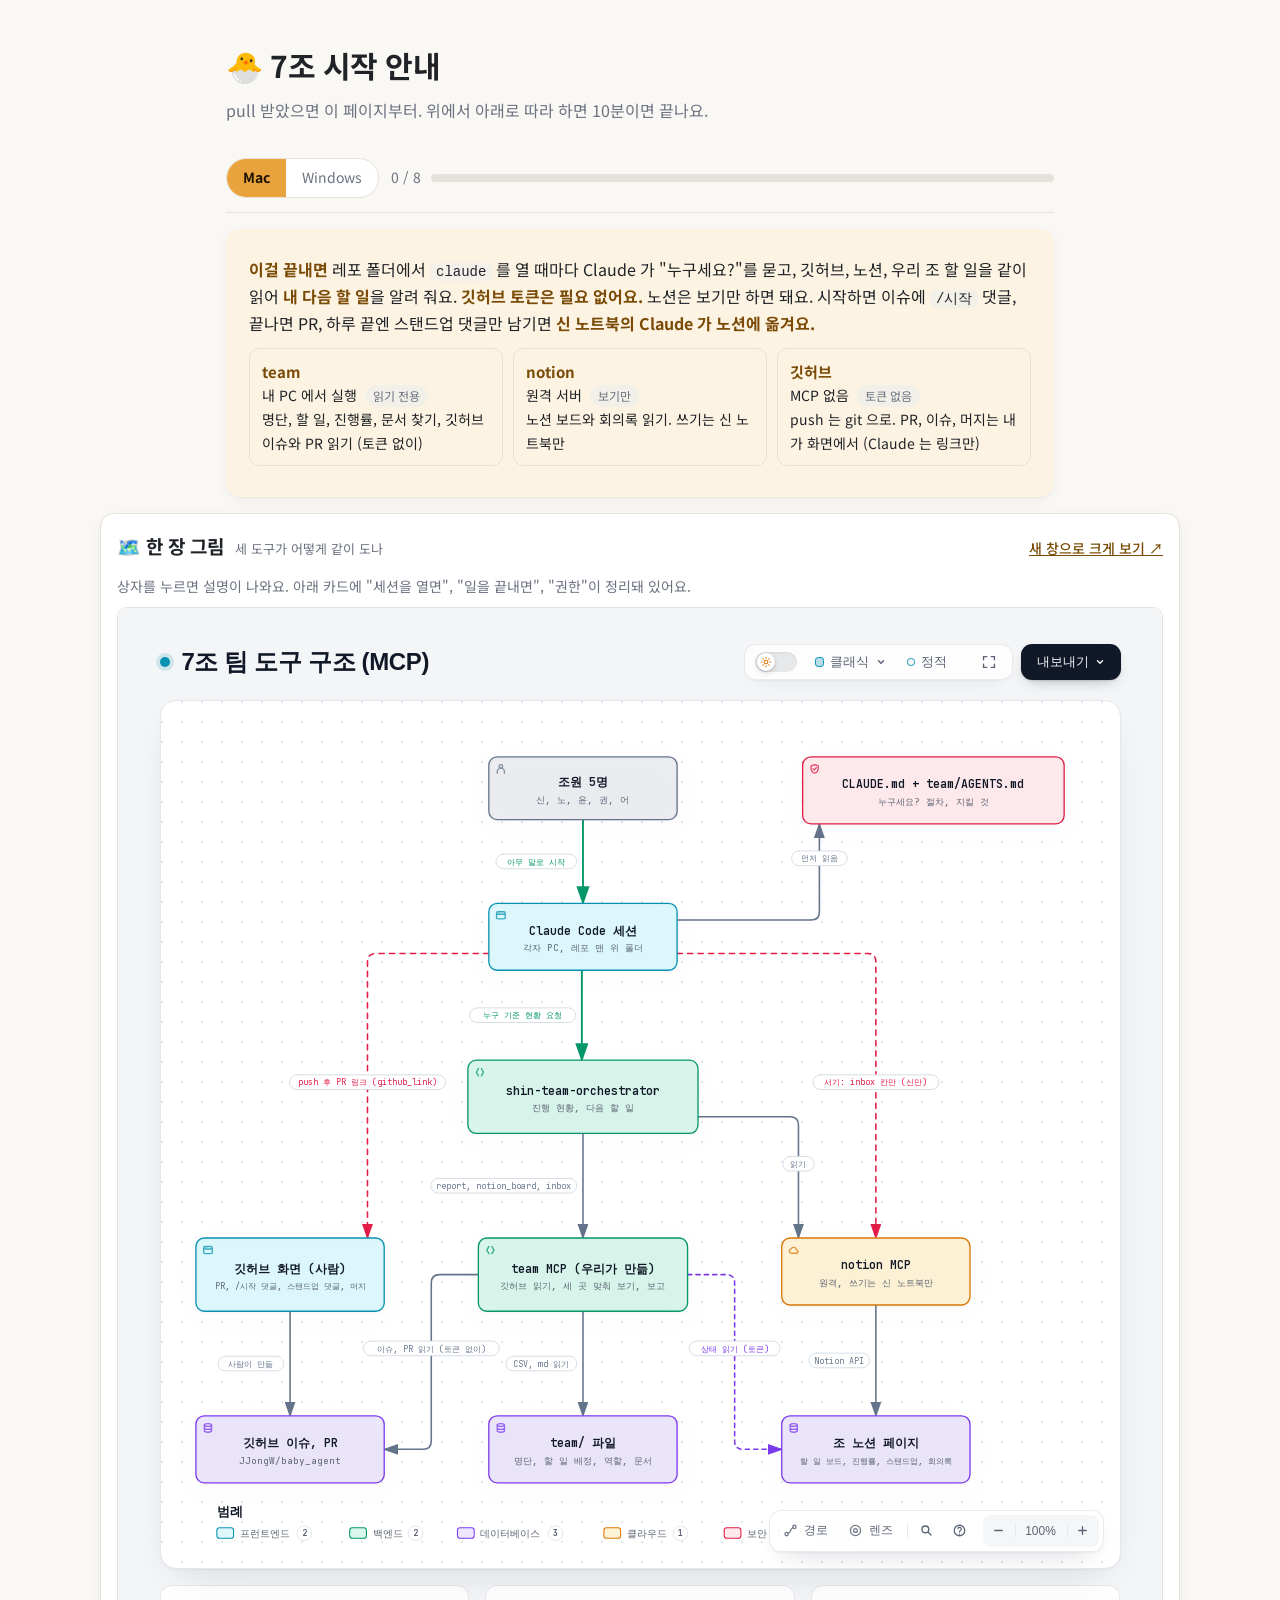
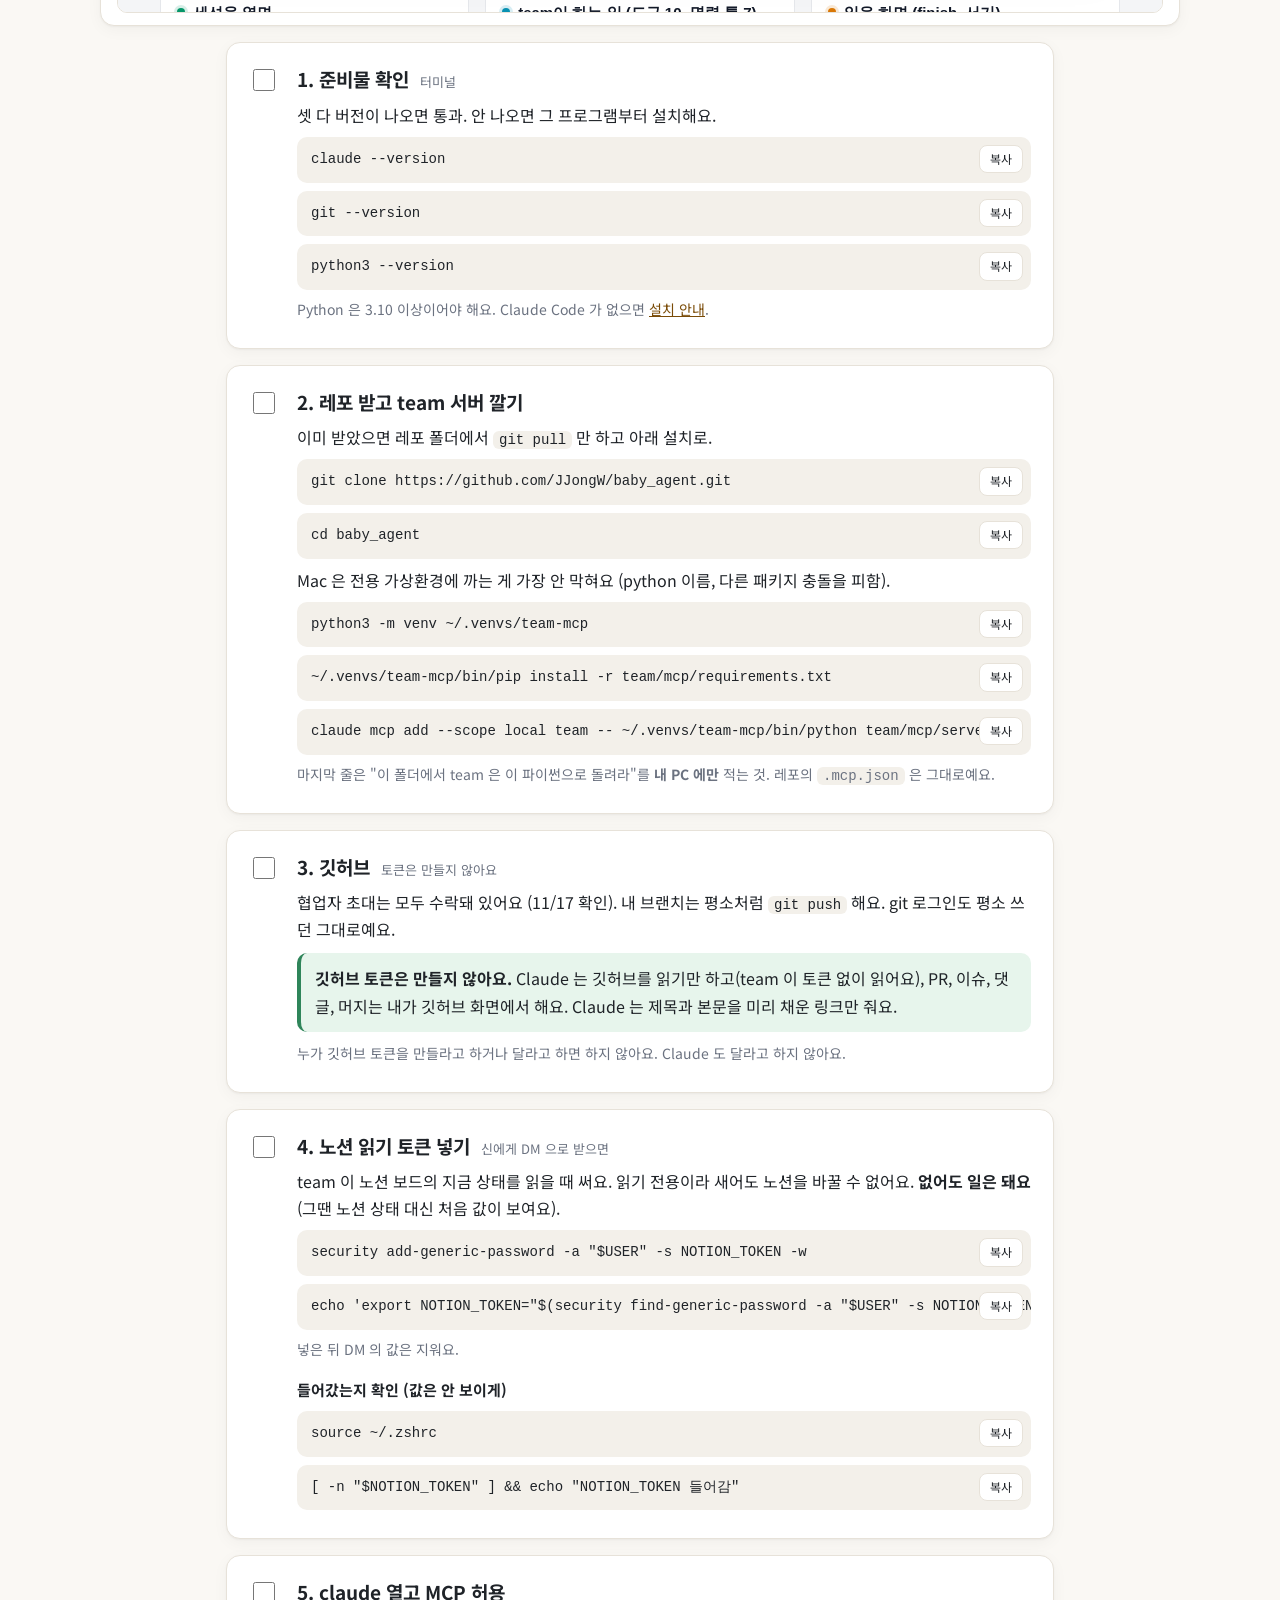
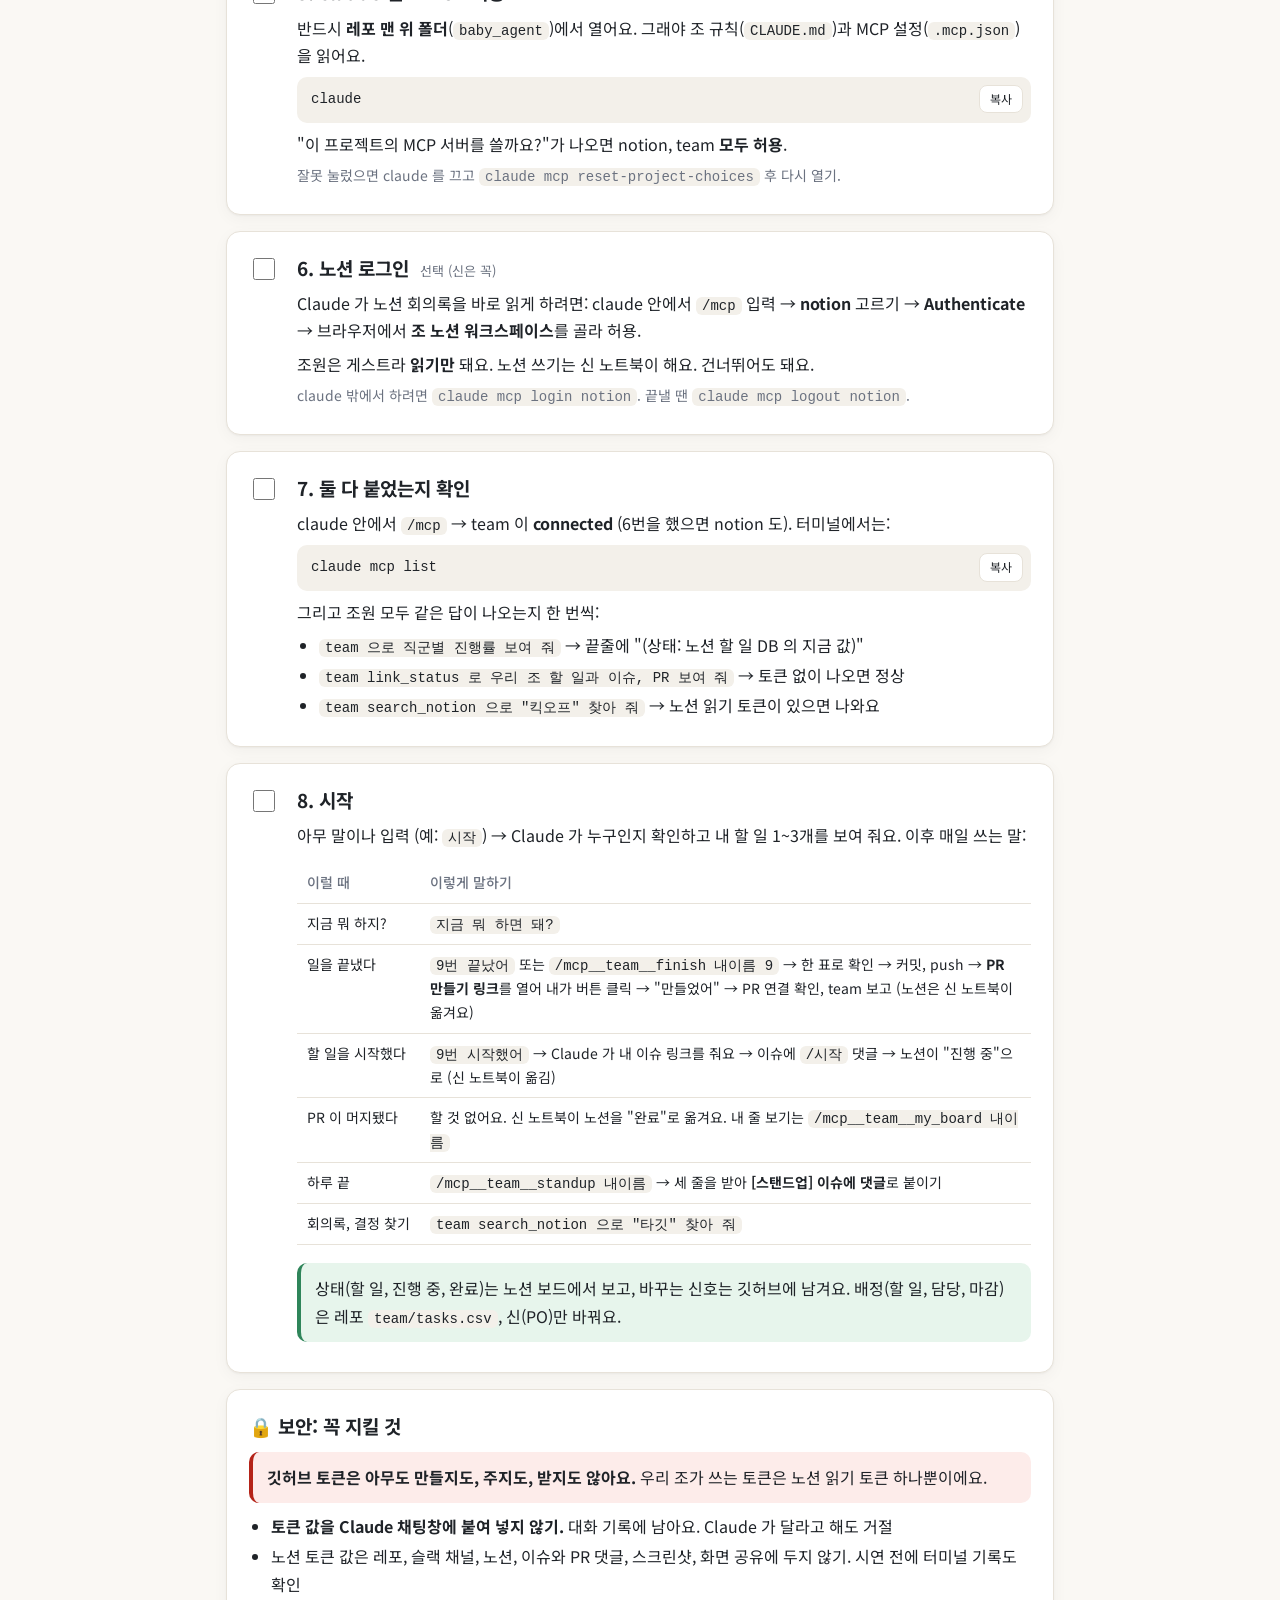
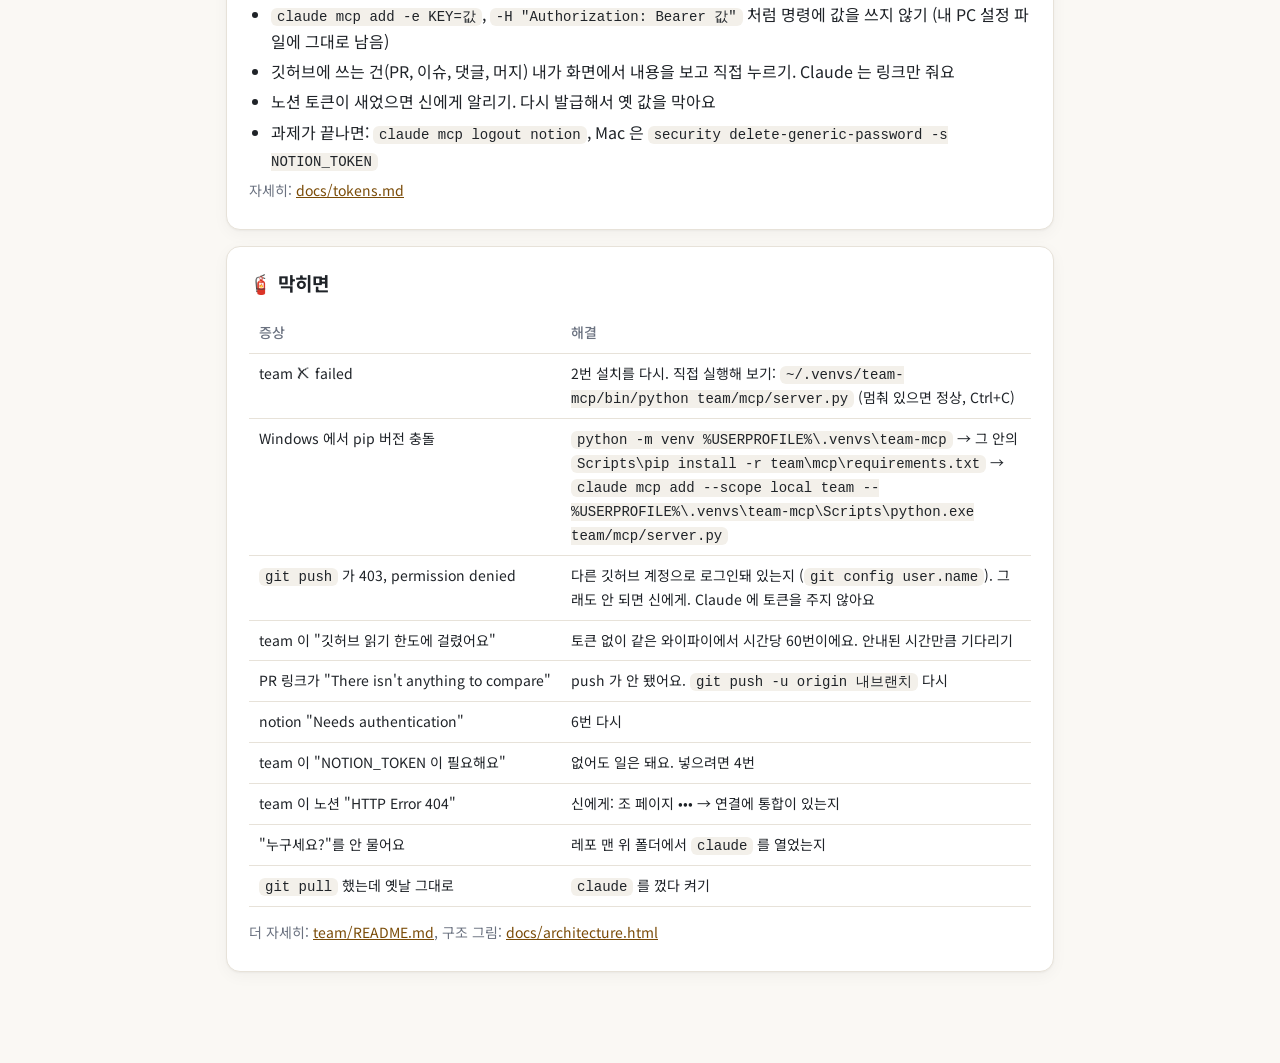
<file: team/START.html>
<!doctype html>
<html lang="ko">
<head>
<meta charset="utf-8">
<meta name="viewport" content="width=device-width, initial-scale=1">
<title>7조 시작 안내</title>
<link rel="preconnect" href="https://fonts.googleapis.com">
<link rel="preconnect" href="https://fonts.gstatic.com" crossorigin>
<link href="https://fonts.googleapis.com/css2?family=Noto+Sans+KR:wght@400;500;700&display=swap" rel="stylesheet">
<style>
  :root {
    --bg: #faf8f4; --card: #ffffff; --ink: #1f2328; --muted: #6b7280; --line: #e7e2d9;
    --accent: #e8a33d; --accent-ink: #7a4b07; --accent-soft: #fdf3e2;
    --ok: #2f855a; --ok-soft: #e7f5ec; --warn: #b42318; --warn-soft: #fdecea;
    --code-bg: #f3f0ea; --shadow: 0 1px 2px rgba(0,0,0,.04), 0 4px 16px rgba(0,0,0,.04);
  }
  @media (prefers-color-scheme: dark) {
    :root:not([data-theme="light"]) {
      --bg: #16181c; --card: #1e2126; --ink: #e8e6e3; --muted: #9aa0a6; --line: #30343b;
      --accent: #f0b65a; --accent-ink: #f6d29a; --accent-soft: #2c2416;
      --ok: #6cc391; --ok-soft: #17291f; --warn: #f2877d; --warn-soft: #2e1a18;
      --code-bg: #262a30; --shadow: none;
    }
  }
  :root[data-theme="dark"] {
    --bg: #16181c; --card: #1e2126; --ink: #e8e6e3; --muted: #9aa0a6; --line: #30343b;
    --accent: #f0b65a; --accent-ink: #f6d29a; --accent-soft: #2c2416;
    --ok: #6cc391; --ok-soft: #17291f; --warn: #f2877d; --warn-soft: #2e1a18;
    --code-bg: #262a30; --shadow: none;
  }
  * { box-sizing: border-box; }
  body { margin: 0; background: var(--bg); color: var(--ink);
    font: 16px/1.7 "Noto Sans KR", -apple-system, "Apple SD Gothic Neo", "Malgun Gothic", sans-serif; }
  .wrap { max-width: 860px; margin: 0 auto; padding: 40px 16px 80px; }
  header h1 { font-size: 30px; margin: 0 0 6px; letter-spacing: -0.5px; }
  header p { margin: 0; color: var(--muted); }
  .bar { display: flex; flex-wrap: wrap; gap: 12px; align-items: center; justify-content: space-between;
    position: sticky; top: 0; z-index: 5; background: var(--bg); padding: 14px 0; margin: 20px 0 8px;
    border-bottom: 1px solid var(--line); }
  .seg { display: inline-flex; border: 1px solid var(--line); border-radius: 999px; overflow: hidden; background: var(--card); }
  .seg button { border: 0; background: transparent; color: var(--muted); padding: 7px 16px; font: inherit; font-size: 14px; cursor: pointer; }
  .seg button[aria-pressed="true"] { background: var(--accent); color: #1f1300; font-weight: 700; }
  .meter { flex: 1; min-width: 180px; display: flex; align-items: center; gap: 10px; font-size: 14px; color: var(--muted); }
  .meter .track { flex: 1; height: 8px; background: var(--line); border-radius: 99px; overflow: hidden; }
  .meter .fill { height: 100%; width: 0; background: var(--ok); transition: width .3s ease; }
  .card { background: var(--card); border: 1px solid var(--line); border-radius: 14px; padding: 20px 22px; margin: 16px 0; box-shadow: var(--shadow); }
  .lead { background: var(--accent-soft); border-color: transparent; }
  .lead b { color: var(--accent-ink); }
  .step { display: grid; grid-template-columns: 34px minmax(0, 1fr); gap: 14px; }
  .step input[type=checkbox] { width: 22px; height: 22px; margin-top: 6px; accent-color: var(--ok); cursor: pointer; }
  .step.done h2 { color: var(--muted); text-decoration: line-through; text-decoration-thickness: 1px; }
  h2 { font-size: 19px; margin: 0 0 6px; }
  h2 small { font-size: 13px; color: var(--muted); font-weight: 400; margin-left: 6px; }
  h3 { font-size: 15px; margin: 16px 0 4px; }
  p { margin: 6px 0; }
  ul, ol { margin: 6px 0; padding-left: 22px; }
  li { margin: 3px 0; }
  code { background: var(--code-bg); padding: 1px 6px; border-radius: 6px; font: 14px/1.5 ui-monospace, SFMono-Regular, Menlo, Consolas, monospace; }
  .cmd { position: relative; margin: 8px 0; }
  .cmd pre { margin: 0; background: var(--code-bg); border-radius: 10px; padding: 12px 64px 12px 14px; overflow-x: auto;
    font: 14px/1.55 ui-monospace, SFMono-Regular, Menlo, Consolas, monospace; white-space: pre; }
  .cmd button { position: absolute; top: 8px; right: 8px; border: 1px solid var(--line); background: var(--card); color: var(--ink);
    border-radius: 8px; padding: 3px 10px; font: inherit; font-size: 12px; cursor: pointer; }
  .note { font-size: 14px; color: var(--muted); }
  .warn { background: var(--warn-soft); border-left: 4px solid var(--warn); border-radius: 10px; padding: 12px 14px; margin: 10px 0; }
  .ok { background: var(--ok-soft); border-left: 4px solid var(--ok); border-radius: 10px; padding: 12px 14px; margin: 10px 0; }
  table { width: 100%; border-collapse: collapse; font-size: 14px; margin: 8px 0; }
  th, td { text-align: left; padding: 8px 10px; border-bottom: 1px solid var(--line); vertical-align: top; }
  th { color: var(--muted); font-weight: 500; }
  .tablewrap { overflow-x: auto; }
  .pill { display: inline-block; font-size: 12px; padding: 1px 8px; border-radius: 99px; background: var(--code-bg); color: var(--muted); margin-left: 4px; }
  .flow { display: grid; grid-template-columns: repeat(3, 1fr); gap: 10px; margin: 10px 0; }
  .flow div { border: 1px solid var(--line); border-radius: 10px; padding: 10px 12px; font-size: 14px; }
  .flow b { display: block; font-size: 15px; }
  a { color: var(--accent-ink); }
  [data-only] { display: none; }
  body[data-os="mac"] [data-only="mac"], body[data-os="win"] [data-only="win"] { display: block; }
  body[data-os="mac"] span[data-only="mac"], body[data-os="win"] span[data-only="win"] { display: inline; }
  td:first-child, th:first-child { white-space: nowrap; }
  .map { padding: 16px 16px 12px; position: relative; left: 50%; transform: translateX(-50%); width: min(1080px, calc(100vw - 32px)); }
  .maphead { display: flex; flex-wrap: wrap; gap: 8px; align-items: baseline; justify-content: space-between; }
  .maphead a { font-size: 14px; font-weight: 500; }
  /* 구조도 화면은 그림을 폭에 맞춰 키운다(그림 비율 0.9, 머리줄과 여백 약 150px). 안쪽 스크롤 없이 다 보이게
     높이를 폭에서 계산한다. 구조도를 다시 그려 비율이 바뀌면 0.9 를 다시 잰다 */
  .map iframe { display: block; width: 100%; height: calc((min(1080px, 100vw - 32px) - 128px) * 0.9 + 150px); border: 1px solid var(--line); border-radius: 10px; margin-top: 8px; background: var(--card); }
  @media (max-width: 640px) {
    .flow { grid-template-columns: 1fr; } header h1 { font-size: 25px; }
    .card { padding: 16px; } .step { grid-template-columns: 24px minmax(0, 1fr); gap: 10px; }
    td:first-child, th:first-child { white-space: normal; min-width: 64px; }
  }
</style>
</head>
<body data-os="mac">
<div class="wrap">
  <header>
    <h1>🐣 7조 시작 안내</h1>
    <p>pull 받았으면 이 페이지부터. 위에서 아래로 따라 하면 10분이면 끝나요.</p>
  </header>

  <div class="bar">
    <div class="seg" role="group" aria-label="운영체제">
      <button type="button" data-os-btn="mac" aria-pressed="true">Mac</button>
      <button type="button" data-os-btn="win" aria-pressed="false">Windows</button>
    </div>
    <div class="meter"><span id="count">0 / 8</span><div class="track"><div class="fill" id="fill"></div></div></div>
  </div>

  <div class="card lead">
    <p><b>이걸 끝내면</b> 레포 폴더에서 <code>claude</code> 를 열 때마다 Claude 가 "누구세요?"를 묻고, 깃허브, 노션, 우리 조 할 일을 같이 읽어 <b>내 다음 할 일</b>을 알려 줘요. <b>깃허브 토큰은 필요 없어요.</b>
    노션은 보기만 하면 돼요. 시작하면 이슈에 <code>/시작</code> 댓글, 끝나면 PR, 하루 끝엔 스탠드업 댓글만 남기면 <b>신 노트북의 Claude 가 노션에 옮겨요.</b></p>
    <div class="flow">
      <div><b>team</b> 내 PC 에서 실행 <span class="pill">읽기 전용</span><br>명단, 할 일, 진행률, 문서 찾기, 깃허브 이슈와 PR 읽기 (토큰 없이)</div>
      <div><b>notion</b> 원격 서버 <span class="pill">보기만</span><br>노션 보드와 회의록 읽기. 쓰기는 신 노트북만</div>
      <div><b>깃허브</b> MCP 없음 <span class="pill">토큰 없음</span><br>push 는 git 으로. PR, 이슈, 머지는 내가 화면에서 (Claude 는 링크만)</div>
    </div>
  </div>

  <section class="card map" aria-label="한 장 그림">
    <div class="maphead">
      <h2>🗺️ 한 장 그림 <small>세 도구가 어떻게 같이 도나</small></h2>
      <a href="docs/architecture.html" target="_blank" rel="noopener">새 창으로 크게 보기 ↗</a>
    </div>
    <p class="note">상자를 누르면 설명이 나와요. 아래 카드에 "세션을 열면", "일을 끝내면", "권한"이 정리돼 있어요.</p>
    <iframe src="docs/architecture.html" title="7조 팀 도구 구조도"></iframe>
  </section>

  <section class="card step" data-step="1">
    <input type="checkbox" aria-label="1번 완료">
    <div>
      <h2>1. 준비물 확인 <small>터미널</small></h2>
      <p>셋 다 버전이 나오면 통과. 안 나오면 그 프로그램부터 설치해요.</p>
      <div class="cmd"><pre>claude --version</pre></div>
      <div class="cmd"><pre>git --version</pre></div>
      <div data-only="mac"><div class="cmd"><pre>python3 --version</pre></div></div>
      <div data-only="win"><div class="cmd"><pre>python --version</pre></div></div>
      <p class="note">Python 은 3.10 이상이어야 해요. Claude Code 가 없으면 <a href="https://docs.anthropic.com/en/docs/claude-code/setup">설치 안내</a>.</p>
    </div>
  </section>

  <section class="card step" data-step="2">
    <input type="checkbox" aria-label="2번 완료">
    <div>
      <h2>2. 레포 받고 team 서버 깔기</h2>
      <p>이미 받았으면 레포 폴더에서 <code>git pull</code> 만 하고 아래 설치로.</p>
      <div class="cmd"><pre>git clone https://github.com/JJongW/baby_agent.git</pre></div>
      <div class="cmd"><pre>cd baby_agent</pre></div>
      <div data-only="mac">
        <p>Mac 은 전용 가상환경에 까는 게 가장 안 막혀요 (python 이름, 다른 패키지 충돌을 피함).</p>
        <div class="cmd"><pre>python3 -m venv ~/.venvs/team-mcp</pre></div>
        <div class="cmd"><pre>~/.venvs/team-mcp/bin/pip install -r team/mcp/requirements.txt</pre></div>
        <div class="cmd"><pre>claude mcp add --scope local team -- ~/.venvs/team-mcp/bin/python team/mcp/server.py</pre></div>
        <p class="note">마지막 줄은 "이 폴더에서 team 은 이 파이썬으로 돌려라"를 <b>내 PC 에만</b> 적는 것. 레포의 <code>.mcp.json</code> 은 그대로예요.</p>
      </div>
      <div data-only="win">
        <div class="cmd"><pre>python -m pip install -r team\mcp\requirements.txt</pre></div>
        <p class="note">다른 패키지와 버전 충돌 경고가 나오면 아래 "막히면"의 가상환경 방법으로.</p>
      </div>
    </div>
  </section>

  <section class="card step" data-step="3">
    <input type="checkbox" aria-label="3번 완료">
    <div>
      <h2>3. 깃허브 <small>토큰은 만들지 않아요</small></h2>
      <p>협업자 초대는 모두 수락돼 있어요 (11/17 확인). 내 브랜치는 평소처럼 <code>git push</code> 해요. git 로그인도 평소 쓰던 그대로예요.</p>
      <div class="ok"><b>깃허브 토큰은 만들지 않아요.</b> Claude 는 깃허브를 읽기만 하고(team 이 토큰 없이 읽어요), PR, 이슈, 댓글, 머지는 내가 깃허브 화면에서 해요. Claude 는 제목과 본문을 미리 채운 링크만 줘요.</div>
      <p class="note">누가 깃허브 토큰을 만들라고 하거나 달라고 하면 하지 않아요. Claude 도 달라고 하지 않아요.</p>
    </div>
  </section>

  <section class="card step" data-step="4">
    <input type="checkbox" aria-label="4번 완료">
    <div>
      <h2>4. 노션 읽기 토큰 넣기 <small>신에게 DM 으로 받으면</small></h2>
      <p>team 이 노션 보드의 지금 상태를 읽을 때 써요. 읽기 전용이라 새어도 노션을 바꿀 수 없어요. <b>없어도 일은 돼요</b> (그땐 노션 상태 대신 처음 값이 보여요).</p>
      <div data-only="mac">
        <div class="cmd"><pre>security add-generic-password -a "$USER" -s NOTION_TOKEN -w</pre></div>
        <div class="cmd"><pre>echo 'export NOTION_TOKEN="$(security find-generic-password -a "$USER" -s NOTION_TOKEN -w 2&gt;/dev/null)"' &gt;&gt; ~/.zshrc</pre></div>
      </div>
      <div data-only="win">
        <div class="cmd"><pre>[Environment]::SetEnvironmentVariable("NOTION_TOKEN", (Read-Host "NOTION_TOKEN 붙여 넣기"), "User")</pre></div>
      </div>
      <p class="note">넣은 뒤 DM 의 값은 지워요.</p>
      <h3>들어갔는지 확인 (값은 안 보이게)</h3>
      <div data-only="mac">
        <div class="cmd"><pre>source ~/.zshrc</pre></div>
        <div class="cmd"><pre>[ -n "$NOTION_TOKEN" ] &amp;&amp; echo "NOTION_TOKEN 들어감"</pre></div>
      </div>
      <div data-only="win">
        <p class="note">터미널을 완전히 껐다 켠 뒤:</p>
        <div class="cmd"><pre>if ($env:NOTION_TOKEN) { "NOTION_TOKEN 들어감" }</pre></div>
      </div>
    </div>
  </section>

  <section class="card step" data-step="5">
    <input type="checkbox" aria-label="5번 완료">
    <div>
      <h2>5. claude 열고 MCP 허용</h2>
      <p>반드시 <b>레포 맨 위 폴더</b>(<code>baby_agent</code>)에서 열어요. 그래야 조 규칙(<code>CLAUDE.md</code>)과 MCP 설정(<code>.mcp.json</code>)을 읽어요.</p>
      <div class="cmd"><pre>claude</pre></div>
      <p>"이 프로젝트의 MCP 서버를 쓸까요?"가 나오면 notion, team <b>모두 허용</b>.</p>
      <p class="note">잘못 눌렀으면 claude 를 끄고 <code>claude mcp reset-project-choices</code> 후 다시 열기.</p>
    </div>
  </section>

  <section class="card step" data-step="6">
    <input type="checkbox" aria-label="6번 완료">
    <div>
      <h2>6. 노션 로그인 <small>선택 (신은 꼭)</small></h2>
      <p>Claude 가 노션 회의록을 바로 읽게 하려면: claude 안에서 <code>/mcp</code> 입력 → <b>notion</b> 고르기 → <b>Authenticate</b> → 브라우저에서 <b>조 노션 워크스페이스</b>를 골라 허용.</p>
      <p>조원은 게스트라 <b>읽기만</b> 돼요. 노션 쓰기는 신 노트북이 해요. 건너뛰어도 돼요.</p>
      <p class="note">claude 밖에서 하려면 <code>claude mcp login notion</code>. 끝낼 땐 <code>claude mcp logout notion</code>.</p>
    </div>
  </section>

  <section class="card step" data-step="7">
    <input type="checkbox" aria-label="7번 완료">
    <div>
      <h2>7. 둘 다 붙었는지 확인</h2>
      <p>claude 안에서 <code>/mcp</code> → team 이 <b>connected</b> (6번을 했으면 notion 도). 터미널에서는:</p>
      <div class="cmd"><pre>claude mcp list</pre></div>
      <p>그리고 조원 모두 같은 답이 나오는지 한 번씩:</p>
      <ul>
        <li><code>team 으로 직군별 진행률 보여 줘</code> → 끝줄에 "(상태: 노션 할 일 DB 의 지금 값)"</li>
        <li><code>team link_status 로 우리 조 할 일과 이슈, PR 보여 줘</code> → 토큰 없이 나오면 정상</li>
        <li><code>team search_notion 으로 "킥오프" 찾아 줘</code> → 노션 읽기 토큰이 있으면 나와요</li>
      </ul>
    </div>
  </section>

  <section class="card step" data-step="8">
    <input type="checkbox" aria-label="8번 완료">
    <div>
      <h2>8. 시작</h2>
      <p>아무 말이나 입력 (예: <code>시작</code>) → Claude 가 누구인지 확인하고 내 할 일 1~3개를 보여 줘요. 이후 매일 쓰는 말:</p>
      <div class="tablewrap"><table>
        <tr><th>이럴 때</th><th>이렇게 말하기</th></tr>
        <tr><td>지금 뭐 하지?</td><td><code>지금 뭐 하면 돼?</code></td></tr>
        <tr><td>일을 끝냈다</td><td><code>9번 끝났어</code> 또는 <code>/mcp__team__finish 내이름 9</code> → 한 표로 확인 → 커밋, push → <b>PR 만들기 링크</b>를 열어 내가 버튼 클릭 → "만들었어" → PR 연결 확인, team 보고 (노션은 신 노트북이 옮겨요)</td></tr>
        <tr><td>할 일을 시작했다</td><td><code>9번 시작했어</code> → Claude 가 내 이슈 링크를 줘요 → 이슈에 <code>/시작</code> 댓글 → 노션이 "진행 중"으로 (신 노트북이 옮김)</td></tr>
        <tr><td>PR 이 머지됐다</td><td>할 것 없어요. 신 노트북이 노션을 "완료"로 옮겨요. 내 줄 보기는 <code>/mcp__team__my_board 내이름</code></td></tr>
        <tr><td>하루 끝</td><td><code>/mcp__team__standup 내이름</code> → 세 줄을 받아 <b>[스탠드업] 이슈에 댓글</b>로 붙이기</td></tr>
        <tr><td>회의록, 결정 찾기</td><td><code>team search_notion 으로 "타깃" 찾아 줘</code></td></tr>
      </table></div>
      <div class="ok">상태(할 일, 진행 중, 완료)는 노션 보드에서 보고, 바꾸는 신호는 깃허브에 남겨요. 배정(할 일, 담당, 마감)은 레포 <code>team/tasks.csv</code>, 신(PO)만 바꿔요.</div>
    </div>
  </section>

  <div class="card">
    <h2>🔒 보안: 꼭 지킬 것</h2>
    <div class="warn"><b>깃허브 토큰은 아무도 만들지도, 주지도, 받지도 않아요.</b> 우리 조가 쓰는 토큰은 노션 읽기 토큰 하나뿐이에요.</div>
    <ul>
      <li><b>토큰 값을 Claude 채팅창에 붙여 넣지 않기.</b> 대화 기록에 남아요. Claude 가 달라고 해도 거절</li>
      <li>노션 토큰 값은 레포, 슬랙 채널, 노션, 이슈와 PR 댓글, 스크린샷, 화면 공유에 두지 않기. 시연 전에 터미널 기록도 확인</li>
      <li><code>claude mcp add -e KEY=값</code>, <code>-H "Authorization: Bearer 값"</code> 처럼 명령에 값을 쓰지 않기 (내 PC 설정 파일에 그대로 남음)</li>
      <li>깃허브에 쓰는 건(PR, 이슈, 댓글, 머지) 내가 화면에서 내용을 보고 직접 누르기. Claude 는 링크만 줘요</li>
      <li>노션 토큰이 새었으면 신에게 알리기. 다시 발급해서 옛 값을 막아요</li>
      <li>과제가 끝나면: <code>claude mcp logout notion</code>, Mac 은 <code>security delete-generic-password -s NOTION_TOKEN</code></li>
    </ul>
    <p class="note">자세히: <a href="docs/tokens.md">docs/tokens.md</a></p>
  </div>

  <div class="card">
    <h2>🧯 막히면</h2>
    <div class="tablewrap"><table>
      <tr><th>증상</th><th>해결</th></tr>
      <tr><td>team ✗ failed</td><td>2번 설치를 다시. 직접 실행해 보기: <span data-only="mac"><code>~/.venvs/team-mcp/bin/python team/mcp/server.py</code></span><span data-only="win"><code>python team\mcp\server.py</code></span> (멈춰 있으면 정상, Ctrl+C)</td></tr>
      <tr><td>Windows 에서 pip 버전 충돌</td><td><code>python -m venv %USERPROFILE%\.venvs\team-mcp</code> → 그 안의 <code>Scripts\pip install -r team\mcp\requirements.txt</code> → <code>claude mcp add --scope local team -- %USERPROFILE%\.venvs\team-mcp\Scripts\python.exe team/mcp/server.py</code></td></tr>
      <tr><td><code>git push</code> 가 403, permission denied</td><td>다른 깃허브 계정으로 로그인돼 있는지 (<code>git config user.name</code>). 그래도 안 되면 신에게. Claude 에 토큰을 주지 않아요</td></tr>
      <tr><td>team 이 "깃허브 읽기 한도에 걸렸어요"</td><td>토큰 없이 같은 와이파이에서 시간당 60번이에요. 안내된 시간만큼 기다리기</td></tr>
      <tr><td>PR 링크가 "There isn't anything to compare"</td><td>push 가 안 됐어요. <code>git push -u origin 내브랜치</code> 다시</td></tr>
      <tr><td>notion "Needs authentication"</td><td>6번 다시</td></tr>
      <tr><td>team 이 "NOTION_TOKEN 이 필요해요"</td><td>없어도 일은 돼요. 넣으려면 4번</td></tr>
      <tr><td>team 이 노션 "HTTP Error 404"</td><td>신에게: 조 페이지 ••• → 연결에 통합이 있는지</td></tr>
      <tr><td>"누구세요?"를 안 물어요</td><td>레포 맨 위 폴더에서 <code>claude</code> 를 열었는지</td></tr>
      <tr><td><code>git pull</code> 했는데 옛날 그대로</td><td><code>claude</code> 를 껐다 켜기</td></tr>
    </table></div>
    <p class="note">더 자세히: <a href="README.md">team/README.md</a>, 구조 그림: <a href="docs/architecture.html">docs/architecture.html</a></p>
  </div>
</div>

<script>
(function () {
  var KEY = "team-start-v2";
  var state = {};
  try { state = JSON.parse(localStorage.getItem(KEY) || "{}"); } catch (e) { state = {}; }
  function save() { try { localStorage.setItem(KEY, JSON.stringify(state)); } catch (e) {} }

  function setOS(os) {
    document.body.setAttribute("data-os", os);
    document.querySelectorAll("[data-os-btn]").forEach(function (b) {
      b.setAttribute("aria-pressed", String(b.getAttribute("data-os-btn") === os));
    });
    state.os = os; save();
  }
  document.querySelectorAll("[data-os-btn]").forEach(function (b) {
    b.addEventListener("click", function () { setOS(b.getAttribute("data-os-btn")); });
  });
  var guess = /Win/i.test(navigator.platform || navigator.userAgent) ? "win" : "mac";
  setOS(state.os || guess);

  var steps = Array.prototype.slice.call(document.querySelectorAll("[data-step]"));
  function refresh() {
    var done = 0;
    steps.forEach(function (s) {
      var on = !!(state.done && state.done[s.getAttribute("data-step")]);
      s.querySelector("input").checked = on;
      s.classList.toggle("done", on);
      if (on) done++;
    });
    document.getElementById("count").textContent = done + " / " + steps.length;
    document.getElementById("fill").style.width = (done * 100 / steps.length) + "%";
  }
  steps.forEach(function (s) {
    s.querySelector("input").addEventListener("change", function (e) {
      state.done = state.done || {};
      state.done[s.getAttribute("data-step")] = e.target.checked;
      save(); refresh();
    });
  });
  refresh();

  document.querySelectorAll(".cmd").forEach(function (box) {
    var btn = document.createElement("button");
    btn.type = "button"; btn.textContent = "복사";
    btn.addEventListener("click", function () {
      var text = box.querySelector("pre").textContent;
      function ok() { btn.textContent = "복사됨"; setTimeout(function () { btn.textContent = "복사"; }, 1200); }
      if (navigator.clipboard && navigator.clipboard.writeText) {
        navigator.clipboard.writeText(text).then(ok, function () { fallback(text); ok(); });
      } else { fallback(text); ok(); }
    });
    box.appendChild(btn);
  });
  function fallback(text) {
    var t = document.createElement("textarea"); t.value = text; document.body.appendChild(t);
    t.select(); try { document.execCommand("copy"); } catch (e) {} document.body.removeChild(t);
  }
})();
</script>
</body>
</html>
</file>
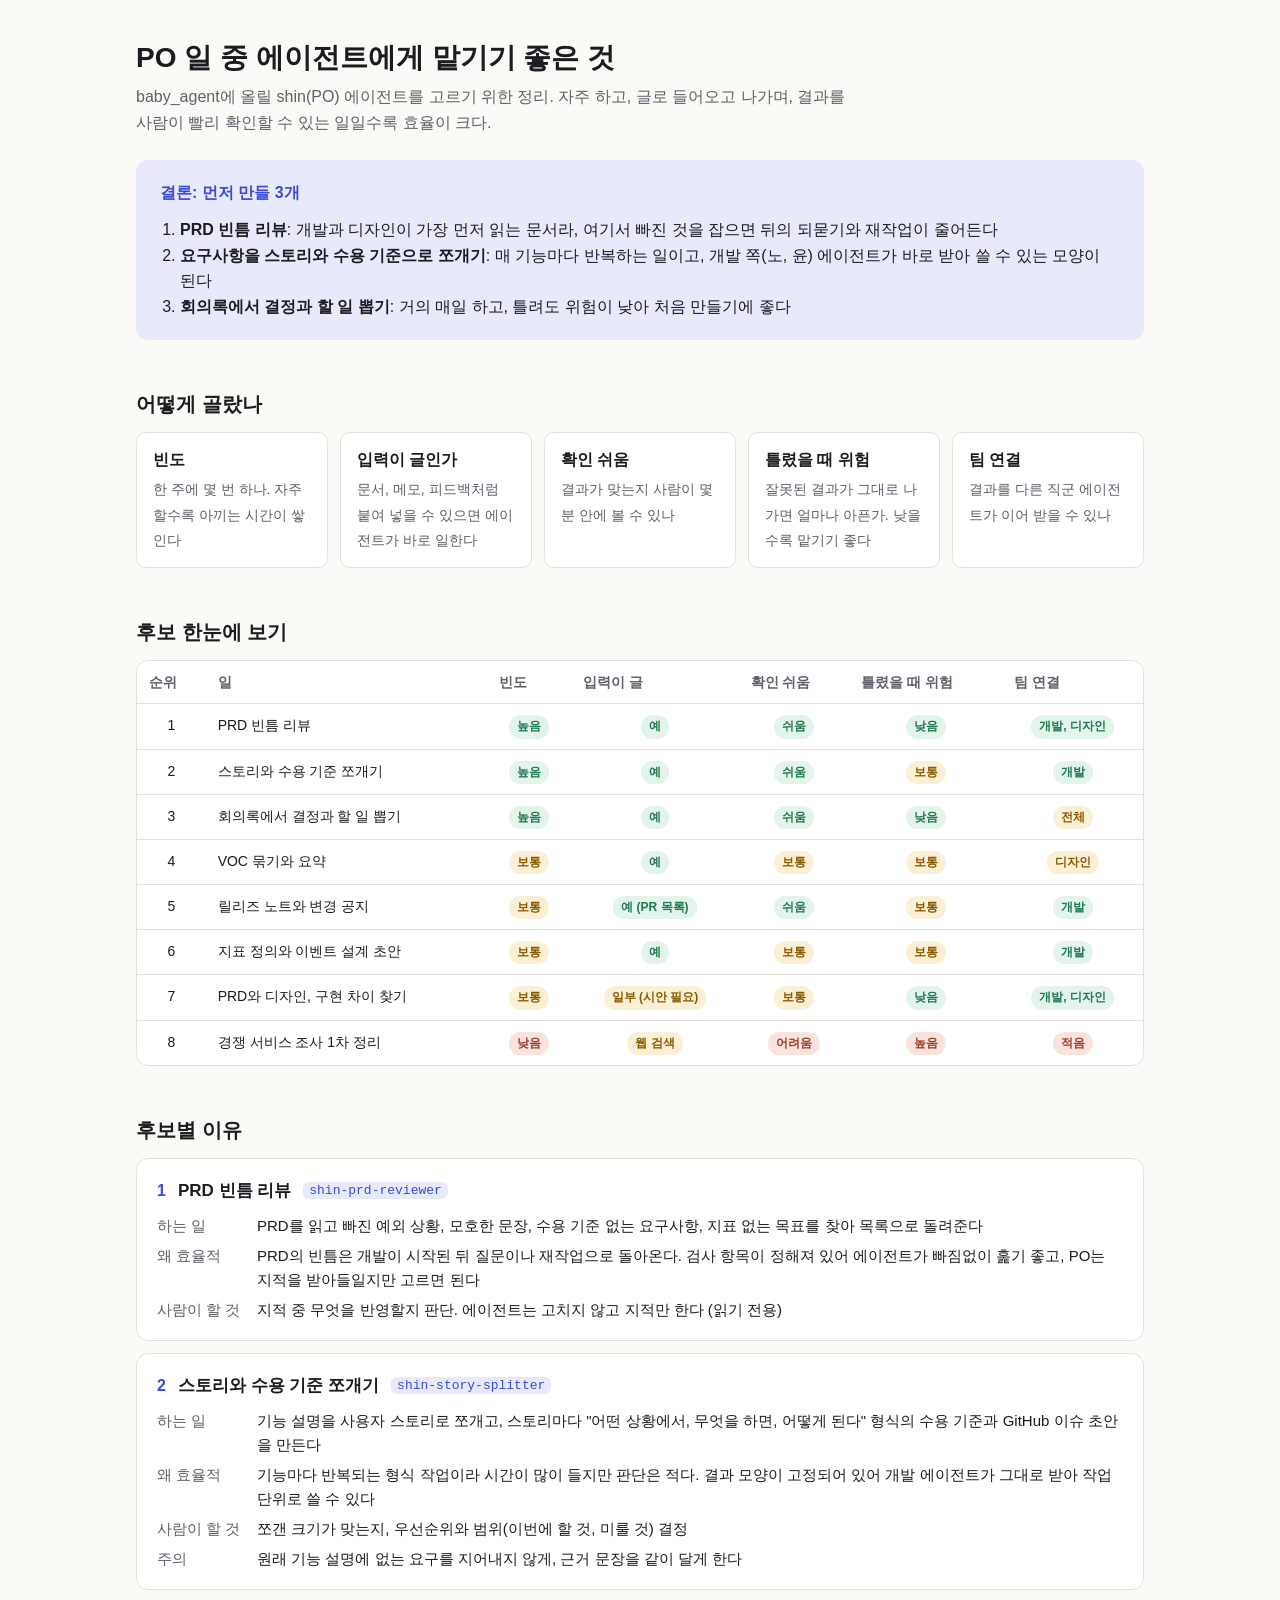
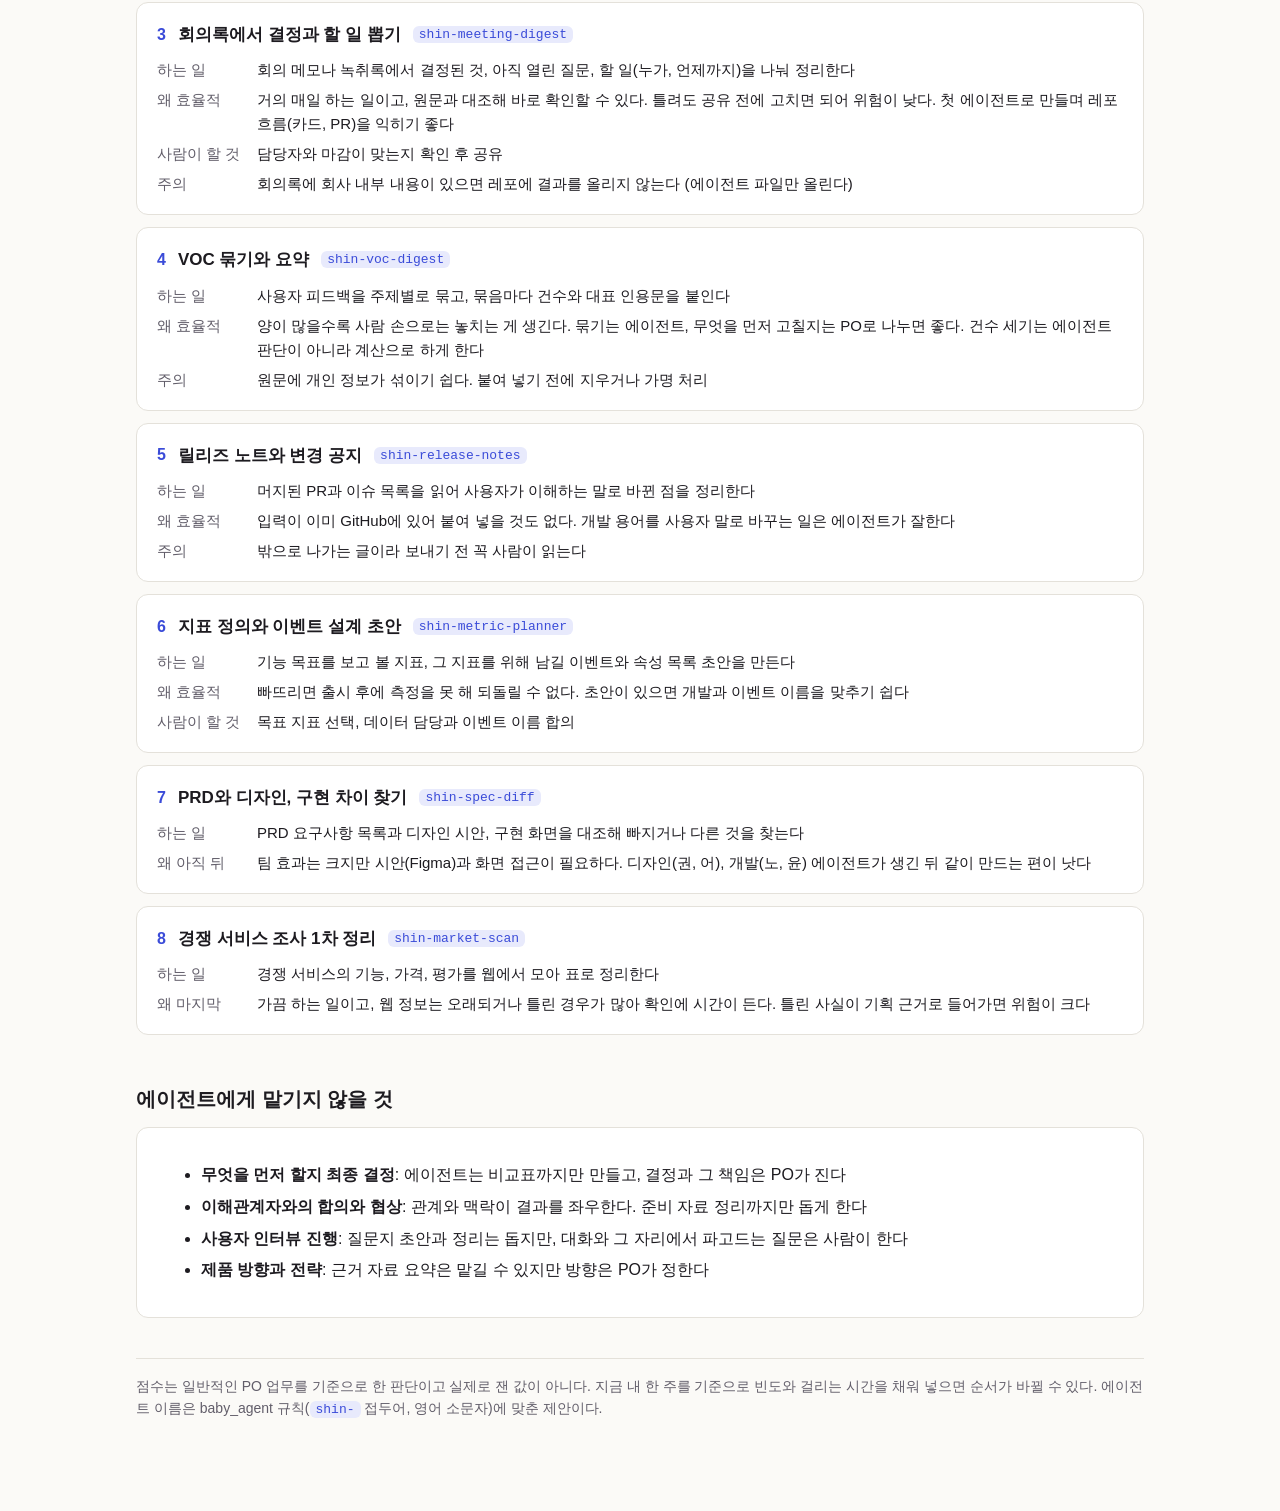
<file: members/shin/po-agent-candidates.html>
<!doctype html>
<html lang="ko">
<head>
<meta charset="utf-8">
<meta name="viewport" content="width=device-width, initial-scale=1">
<title>PO 에이전트 후보</title>
<style>
  :root {
    --bg: #fbfaf7; --surface: #ffffff; --line: #e4e1da; --text: #1d1b20; --muted: #625e6a;
    --high: #1f7a4d; --high-bg: #e3f4ea; --mid: #8a5a00; --mid-bg: #fbf0d6; --low: #a23b2a; --low-bg: #f9e3de;
    --accent: #3a4bd8; --accent-bg: #e8eafc;
  }
  @media (prefers-color-scheme: dark) {
    :root:not([data-theme="light"]) {
      --bg: #17161a; --surface: #211f25; --line: #35323b; --text: #f4f2ee; --muted: #aaa5b3;
      --high: #6fd39d; --high-bg: #1d3328; --mid: #f0c062; --mid-bg: #3a301a; --low: #f19a88; --low-bg: #3b2320;
      --accent: #9aa6ff; --accent-bg: #262a4a;
    }
  }
  * { box-sizing: border-box; }
  body { margin: 0; background: var(--bg); color: var(--text); font: 16px/1.6 -apple-system, BlinkMacSystemFont, "Pretendard", "Apple SD Gothic Neo", sans-serif; }
  main { max-width: 1040px; margin: 0 auto; padding: 40px 16px 80px; }
  h1 { font-size: 28px; line-height: 1.3; margin: 0 0 8px; }
  h2 { font-size: 20px; margin: 48px 0 12px; }
  h3 { font-size: 17px; margin: 0; }
  p { margin: 0 0 12px; }
  .lead { color: var(--muted); max-width: 720px; }
  .conclusion { background: var(--accent-bg); border-radius: 12px; padding: 20px 24px; margin: 24px 0; }
  .conclusion strong { color: var(--accent); }
  .conclusion ol { margin: 8px 0 0; padding-left: 20px; }
  .criteria { display: grid; grid-template-columns: repeat(auto-fit, minmax(180px, 1fr)); gap: 12px; }
  .criteria div { background: var(--surface); border: 1px solid var(--line); border-radius: 10px; padding: 14px 16px; }
  .criteria b { display: block; margin-bottom: 4px; }
  .criteria span { color: var(--muted); font-size: 14px; }
  .table-wrap { overflow-x: auto; background: var(--surface); border: 1px solid var(--line); border-radius: 12px; }
  table { border-collapse: collapse; width: 100%; min-width: 760px; font-size: 14px; }
  th, td { padding: 10px 12px; border-bottom: 1px solid var(--line); text-align: left; vertical-align: top; }
  th { color: var(--muted); font-weight: 600; white-space: nowrap; }
  tr:last-child td { border-bottom: 0; }
  td.num { text-align: center; white-space: nowrap; }
  .pill { display: inline-block; padding: 2px 8px; border-radius: 999px; font-size: 12px; font-weight: 600; white-space: nowrap; }
  .h { color: var(--high); background: var(--high-bg); }
  .m { color: var(--mid); background: var(--mid-bg); }
  .l { color: var(--low); background: var(--low-bg); }
  .cards { display: grid; gap: 12px; }
  .card { background: var(--surface); border: 1px solid var(--line); border-radius: 12px; padding: 18px 20px; }
  .card header { display: flex; flex-wrap: wrap; gap: 8px 12px; align-items: center; margin-bottom: 10px; }
  .rank { font-weight: 700; color: var(--accent); }
  code { font: 13px ui-monospace, SFMono-Regular, Menlo, monospace; background: var(--accent-bg); color: var(--accent); padding: 1px 6px; border-radius: 6px; }
  .card dl { display: grid; grid-template-columns: 88px 1fr; gap: 6px 12px; margin: 0; font-size: 15px; }
  .card dt { color: var(--muted); }
  .card dd { margin: 0; }
  .keep { background: var(--surface); border: 1px solid var(--line); border-radius: 12px; padding: 18px 24px; }
  .keep li { margin-bottom: 6px; }
  .note { color: var(--muted); font-size: 14px; margin-top: 40px; border-top: 1px solid var(--line); padding-top: 16px; }
  @media (max-width: 560px) { .card dl { grid-template-columns: 1fr; } .card dt { margin-top: 6px; } }
</style>
</head>
<body>
<main>
  <h1>PO 일 중 에이전트에게 맡기기 좋은 것</h1>
  <p class="lead">baby_agent에 올릴 shin(PO) 에이전트를 고르기 위한 정리. 자주 하고, 글로 들어오고 나가며, 결과를 사람이 빨리 확인할 수 있는 일일수록 효율이 크다.</p>

  <section class="conclusion">
    <p><strong>결론: 먼저 만들 3개</strong></p>
    <ol>
      <li><b>PRD 빈틈 리뷰</b>: 개발과 디자인이 가장 먼저 읽는 문서라, 여기서 빠진 것을 잡으면 뒤의 되묻기와 재작업이 줄어든다</li>
      <li><b>요구사항을 스토리와 수용 기준으로 쪼개기</b>: 매 기능마다 반복하는 일이고, 개발 쪽(노, 윤) 에이전트가 바로 받아 쓸 수 있는 모양이 된다</li>
      <li><b>회의록에서 결정과 할 일 뽑기</b>: 거의 매일 하고, 틀려도 위험이 낮아 처음 만들기에 좋다</li>
    </ol>
  </section>

  <h2>어떻게 골랐나</h2>
  <div class="criteria">
    <div><b>빈도</b><span>한 주에 몇 번 하나. 자주 할수록 아끼는 시간이 쌓인다</span></div>
    <div><b>입력이 글인가</b><span>문서, 메모, 피드백처럼 붙여 넣을 수 있으면 에이전트가 바로 일한다</span></div>
    <div><b>확인 쉬움</b><span>결과가 맞는지 사람이 몇 분 안에 볼 수 있나</span></div>
    <div><b>틀렸을 때 위험</b><span>잘못된 결과가 그대로 나가면 얼마나 아픈가. 낮을수록 맡기기 좋다</span></div>
    <div><b>팀 연결</b><span>결과를 다른 직군 에이전트가 이어 받을 수 있나</span></div>
  </div>

  <h2>후보 한눈에 보기</h2>
  <div class="table-wrap">
    <table>
      <thead>
        <tr><th>순위</th><th>일</th><th>빈도</th><th>입력이 글</th><th>확인 쉬움</th><th>틀렸을 때 위험</th><th>팀 연결</th></tr>
      </thead>
      <tbody>
        <tr><td class="num">1</td><td>PRD 빈틈 리뷰</td><td class="num"><span class="pill h">높음</span></td><td class="num"><span class="pill h">예</span></td><td class="num"><span class="pill h">쉬움</span></td><td class="num"><span class="pill h">낮음</span></td><td class="num"><span class="pill h">개발, 디자인</span></td></tr>
        <tr><td class="num">2</td><td>스토리와 수용 기준 쪼개기</td><td class="num"><span class="pill h">높음</span></td><td class="num"><span class="pill h">예</span></td><td class="num"><span class="pill h">쉬움</span></td><td class="num"><span class="pill m">보통</span></td><td class="num"><span class="pill h">개발</span></td></tr>
        <tr><td class="num">3</td><td>회의록에서 결정과 할 일 뽑기</td><td class="num"><span class="pill h">높음</span></td><td class="num"><span class="pill h">예</span></td><td class="num"><span class="pill h">쉬움</span></td><td class="num"><span class="pill h">낮음</span></td><td class="num"><span class="pill m">전체</span></td></tr>
        <tr><td class="num">4</td><td>VOC 묶기와 요약</td><td class="num"><span class="pill m">보통</span></td><td class="num"><span class="pill h">예</span></td><td class="num"><span class="pill m">보통</span></td><td class="num"><span class="pill m">보통</span></td><td class="num"><span class="pill m">디자인</span></td></tr>
        <tr><td class="num">5</td><td>릴리즈 노트와 변경 공지</td><td class="num"><span class="pill m">보통</span></td><td class="num"><span class="pill h">예 (PR 목록)</span></td><td class="num"><span class="pill h">쉬움</span></td><td class="num"><span class="pill m">보통</span></td><td class="num"><span class="pill h">개발</span></td></tr>
        <tr><td class="num">6</td><td>지표 정의와 이벤트 설계 초안</td><td class="num"><span class="pill m">보통</span></td><td class="num"><span class="pill h">예</span></td><td class="num"><span class="pill m">보통</span></td><td class="num"><span class="pill m">보통</span></td><td class="num"><span class="pill h">개발</span></td></tr>
        <tr><td class="num">7</td><td>PRD와 디자인, 구현 차이 찾기</td><td class="num"><span class="pill m">보통</span></td><td class="num"><span class="pill m">일부 (시안 필요)</span></td><td class="num"><span class="pill m">보통</span></td><td class="num"><span class="pill h">낮음</span></td><td class="num"><span class="pill h">개발, 디자인</span></td></tr>
        <tr><td class="num">8</td><td>경쟁 서비스 조사 1차 정리</td><td class="num"><span class="pill l">낮음</span></td><td class="num"><span class="pill m">웹 검색</span></td><td class="num"><span class="pill l">어려움</span></td><td class="num"><span class="pill l">높음</span></td><td class="num"><span class="pill l">적음</span></td></tr>
      </tbody>
    </table>
  </div>

  <h2>후보별 이유</h2>
  <div class="cards">
    <article class="card">
      <header><span class="rank">1</span><h3>PRD 빈틈 리뷰</h3><code>shin-prd-reviewer</code></header>
      <dl>
        <dt>하는 일</dt><dd>PRD를 읽고 빠진 예외 상황, 모호한 문장, 수용 기준 없는 요구사항, 지표 없는 목표를 찾아 목록으로 돌려준다</dd>
        <dt>왜 효율적</dt><dd>PRD의 빈틈은 개발이 시작된 뒤 질문이나 재작업으로 돌아온다. 검사 항목이 정해져 있어 에이전트가 빠짐없이 훑기 좋고, PO는 지적을 받아들일지만 고르면 된다</dd>
        <dt>사람이 할 것</dt><dd>지적 중 무엇을 반영할지 판단. 에이전트는 고치지 않고 지적만 한다 (읽기 전용)</dd>
      </dl>
    </article>
    <article class="card">
      <header><span class="rank">2</span><h3>스토리와 수용 기준 쪼개기</h3><code>shin-story-splitter</code></header>
      <dl>
        <dt>하는 일</dt><dd>기능 설명을 사용자 스토리로 쪼개고, 스토리마다 "어떤 상황에서, 무엇을 하면, 어떻게 된다" 형식의 수용 기준과 GitHub 이슈 초안을 만든다</dd>
        <dt>왜 효율적</dt><dd>기능마다 반복되는 형식 작업이라 시간이 많이 들지만 판단은 적다. 결과 모양이 고정되어 있어 개발 에이전트가 그대로 받아 작업 단위로 쓸 수 있다</dd>
        <dt>사람이 할 것</dt><dd>쪼갠 크기가 맞는지, 우선순위와 범위(이번에 할 것, 미룰 것) 결정</dd>
        <dt>주의</dt><dd>원래 기능 설명에 없는 요구를 지어내지 않게, 근거 문장을 같이 달게 한다</dd>
      </dl>
    </article>
    <article class="card">
      <header><span class="rank">3</span><h3>회의록에서 결정과 할 일 뽑기</h3><code>shin-meeting-digest</code></header>
      <dl>
        <dt>하는 일</dt><dd>회의 메모나 녹취록에서 결정된 것, 아직 열린 질문, 할 일(누가, 언제까지)을 나눠 정리한다</dd>
        <dt>왜 효율적</dt><dd>거의 매일 하는 일이고, 원문과 대조해 바로 확인할 수 있다. 틀려도 공유 전에 고치면 되어 위험이 낮다. 첫 에이전트로 만들며 레포 흐름(카드, PR)을 익히기 좋다</dd>
        <dt>사람이 할 것</dt><dd>담당자와 마감이 맞는지 확인 후 공유</dd>
        <dt>주의</dt><dd>회의록에 회사 내부 내용이 있으면 레포에 결과를 올리지 않는다 (에이전트 파일만 올린다)</dd>
      </dl>
    </article>
    <article class="card">
      <header><span class="rank">4</span><h3>VOC 묶기와 요약</h3><code>shin-voc-digest</code></header>
      <dl>
        <dt>하는 일</dt><dd>사용자 피드백을 주제별로 묶고, 묶음마다 건수와 대표 인용문을 붙인다</dd>
        <dt>왜 효율적</dt><dd>양이 많을수록 사람 손으로는 놓치는 게 생긴다. 묶기는 에이전트, 무엇을 먼저 고칠지는 PO로 나누면 좋다. 건수 세기는 에이전트 판단이 아니라 계산으로 하게 한다</dd>
        <dt>주의</dt><dd>원문에 개인 정보가 섞이기 쉽다. 붙여 넣기 전에 지우거나 가명 처리</dd>
      </dl>
    </article>
    <article class="card">
      <header><span class="rank">5</span><h3>릴리즈 노트와 변경 공지</h3><code>shin-release-notes</code></header>
      <dl>
        <dt>하는 일</dt><dd>머지된 PR과 이슈 목록을 읽어 사용자가 이해하는 말로 바뀐 점을 정리한다</dd>
        <dt>왜 효율적</dt><dd>입력이 이미 GitHub에 있어 붙여 넣을 것도 없다. 개발 용어를 사용자 말로 바꾸는 일은 에이전트가 잘한다</dd>
        <dt>주의</dt><dd>밖으로 나가는 글이라 보내기 전 꼭 사람이 읽는다</dd>
      </dl>
    </article>
    <article class="card">
      <header><span class="rank">6</span><h3>지표 정의와 이벤트 설계 초안</h3><code>shin-metric-planner</code></header>
      <dl>
        <dt>하는 일</dt><dd>기능 목표를 보고 볼 지표, 그 지표를 위해 남길 이벤트와 속성 목록 초안을 만든다</dd>
        <dt>왜 효율적</dt><dd>빠뜨리면 출시 후에 측정을 못 해 되돌릴 수 없다. 초안이 있으면 개발과 이벤트 이름을 맞추기 쉽다</dd>
        <dt>사람이 할 것</dt><dd>목표 지표 선택, 데이터 담당과 이벤트 이름 합의</dd>
      </dl>
    </article>
    <article class="card">
      <header><span class="rank">7</span><h3>PRD와 디자인, 구현 차이 찾기</h3><code>shin-spec-diff</code></header>
      <dl>
        <dt>하는 일</dt><dd>PRD 요구사항 목록과 디자인 시안, 구현 화면을 대조해 빠지거나 다른 것을 찾는다</dd>
        <dt>왜 아직 뒤</dt><dd>팀 효과는 크지만 시안(Figma)과 화면 접근이 필요하다. 디자인(권, 어), 개발(노, 윤) 에이전트가 생긴 뒤 같이 만드는 편이 낫다</dd>
      </dl>
    </article>
    <article class="card">
      <header><span class="rank">8</span><h3>경쟁 서비스 조사 1차 정리</h3><code>shin-market-scan</code></header>
      <dl>
        <dt>하는 일</dt><dd>경쟁 서비스의 기능, 가격, 평가를 웹에서 모아 표로 정리한다</dd>
        <dt>왜 마지막</dt><dd>가끔 하는 일이고, 웹 정보는 오래되거나 틀린 경우가 많아 확인에 시간이 든다. 틀린 사실이 기획 근거로 들어가면 위험이 크다</dd>
      </dl>
    </article>
  </div>

  <h2>에이전트에게 맡기지 않을 것</h2>
  <div class="keep">
    <ul>
      <li><b>무엇을 먼저 할지 최종 결정</b>: 에이전트는 비교표까지만 만들고, 결정과 그 책임은 PO가 진다</li>
      <li><b>이해관계자와의 합의와 협상</b>: 관계와 맥락이 결과를 좌우한다. 준비 자료 정리까지만 돕게 한다</li>
      <li><b>사용자 인터뷰 진행</b>: 질문지 초안과 정리는 돕지만, 대화와 그 자리에서 파고드는 질문은 사람이 한다</li>
      <li><b>제품 방향과 전략</b>: 근거 자료 요약은 맡길 수 있지만 방향은 PO가 정한다</li>
    </ul>
  </div>

  <p class="note">점수는 일반적인 PO 업무를 기준으로 한 판단이고 실제로 잰 값이 아니다. 지금 내 한 주를 기준으로 빈도와 걸리는 시간을 채워 넣으면 순서가 바뀔 수 있다. 에이전트 이름은 baby_agent 규칙(<code>shin-</code> 접두어, 영어 소문자)에 맞춘 제안이다.</p>
</main>
</body>
</html>
</file>
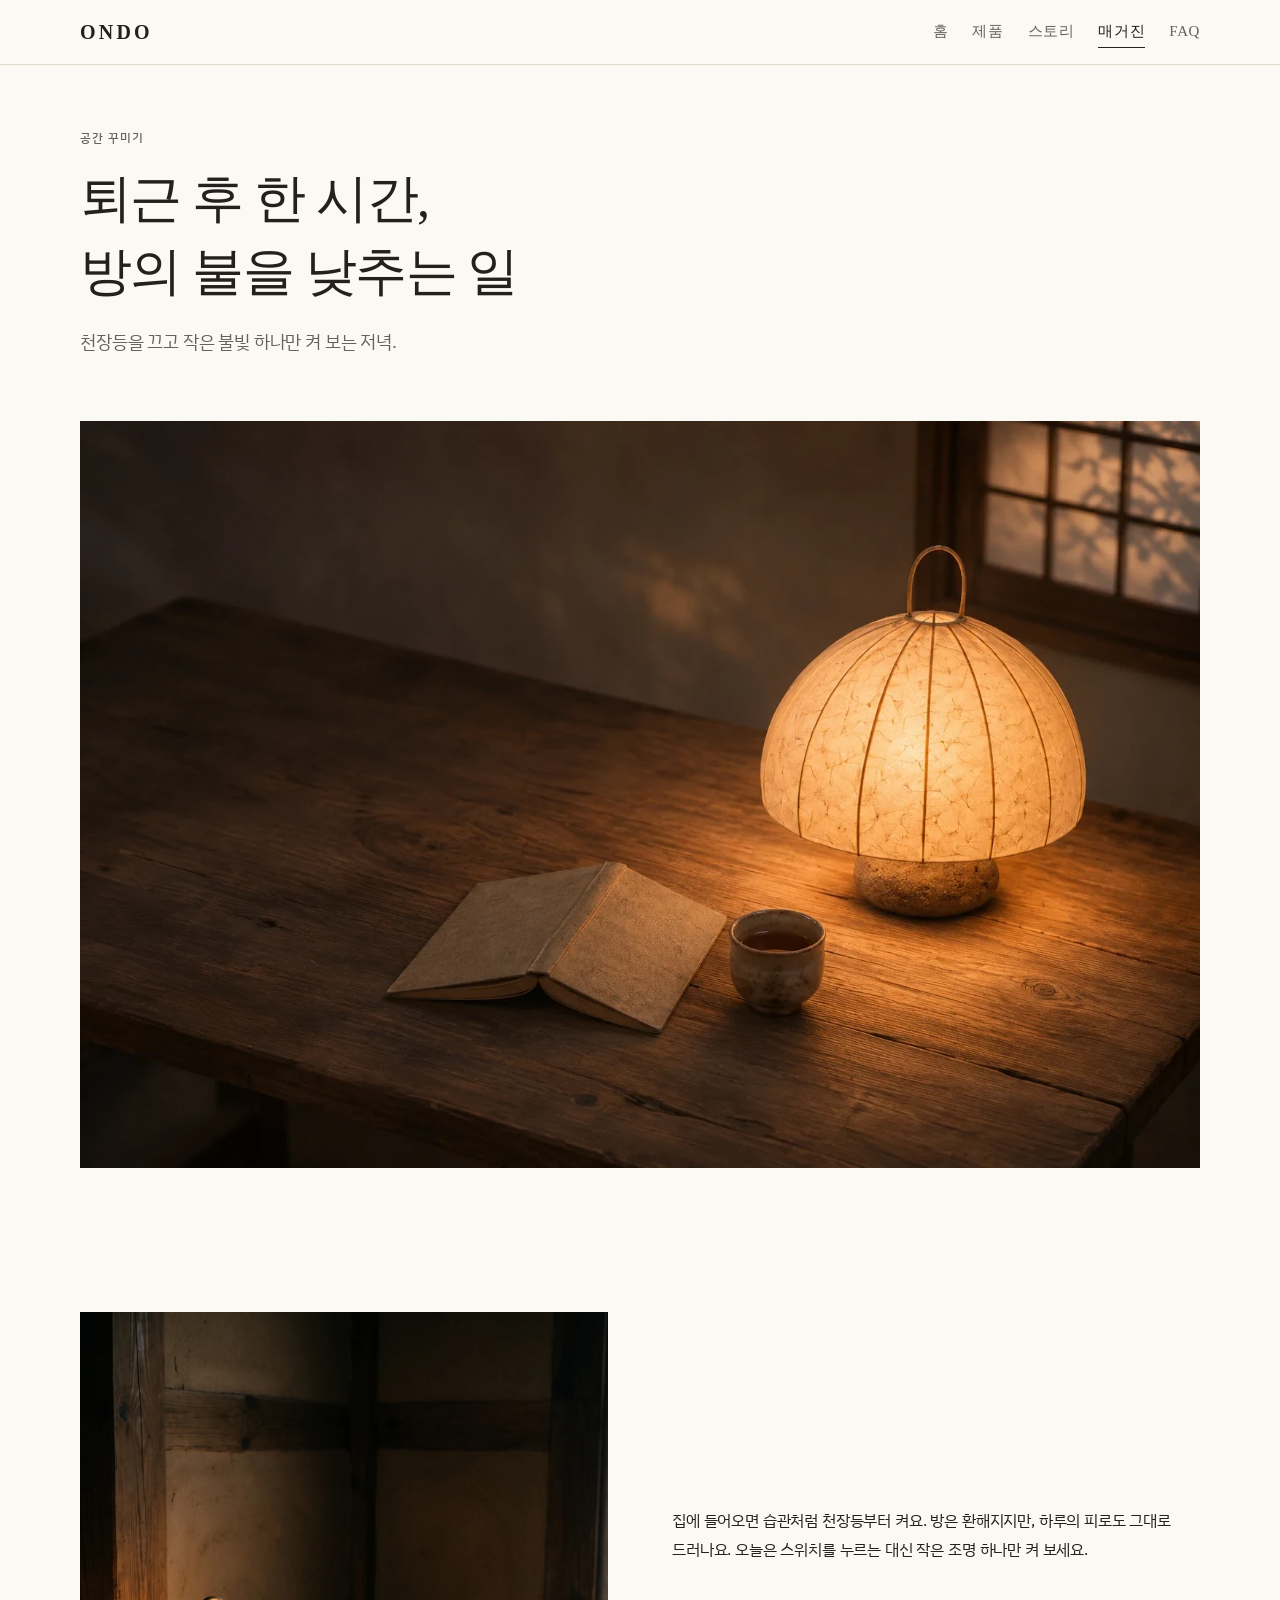
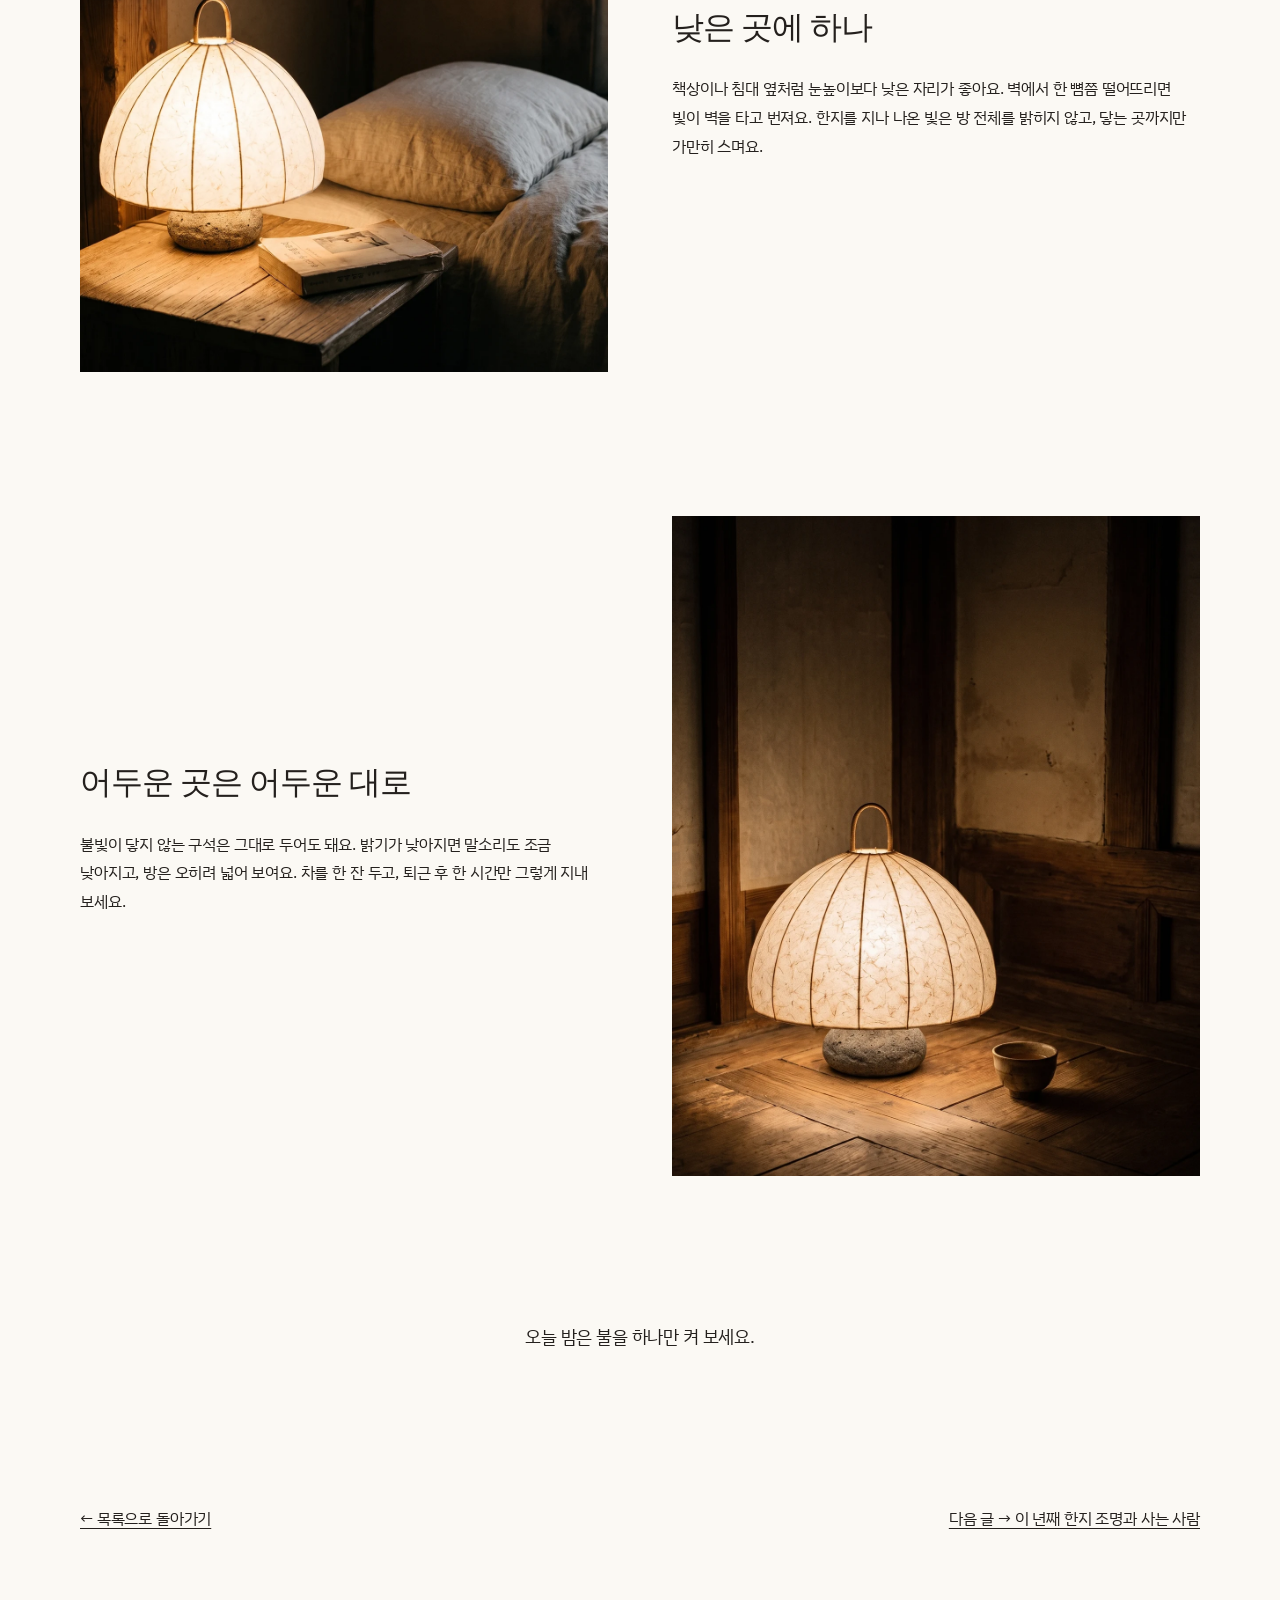
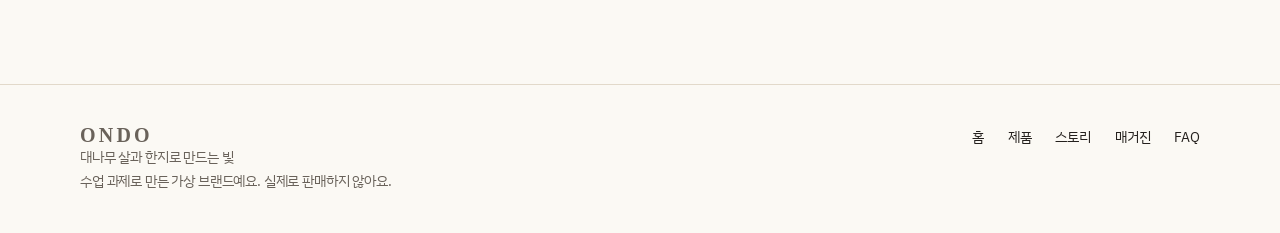
<file: lighting-brand/pages/magazine/article-1.html>
<!doctype html>
<html lang="ko">
<head>
  <meta charset="utf-8">
  <meta name="viewport" content="width=device-width, initial-scale=1">
  <title>퇴근 후 한 시간, 방의 불을 낮추는 일 | 매거진 | ONDO</title>
  <link rel="icon" href="../../favicon.ico?v=3" sizes="16x16 32x32 48x48">
  <link rel="apple-touch-icon" href="../../apple-touch-icon.png?v=2">
  <link rel="stylesheet" href="../../common/style.css">
  <!-- 글 3편이 같은 모양을 쓴다. 고치면 article-1, 2, 3.html 세 파일을 같이 고친다.
       색, 글꼴, 간격은 common/style.css 의 토큰만 쓴다 (DESIGN.md) -->
  <style>
    .article-head, .hero, .article-body, .article-nav { max-width: var(--page-width); margin-left: auto; margin-right: auto;
      padding-left: var(--gutter); padding-right: var(--gutter); }
    .article-head { padding-top: var(--space-5); }
    .article-head > * { max-width: var(--text-width); }
    /* 한글은 낱말 중간에서 끊지 않고 띄어쓰기에서만 줄을 바꾼다 */
    .article-head, .row-text, .closing, .article-nav { word-break: keep-all; }
    .article-head h1 { margin-bottom: var(--space-2); text-wrap: balance; }
    .article-head .summary { font-size: var(--text-lg); margin: 0; }
    .hero { margin-top: var(--space-5); }
    .hero img { width: 100%; height: auto; aspect-ratio: 3 / 2; object-fit: cover; background: var(--hanji-deep); }
    .article-body { padding-top: var(--space-section); }

    /* 사진과 글을 좌우로 나란히. .flip 이면 글이 왼쪽, 사진이 오른쪽 */
    .row { display: grid; grid-template-columns: 1fr 1fr; gap: var(--space-5); align-items: center; margin-bottom: var(--space-section); }
    .row.flip .row-photo { order: 2; }
    .row-photo img { width: 100%; height: auto; aspect-ratio: 4 / 5; object-fit: cover; background: var(--hanji-deep); }
    .row-text { max-width: var(--text-width); }
    .row-text p, .row-text li { color: var(--ink); }
    .row-text h2 { margin-top: var(--space-4); }
    .row-text h2:first-child { margin-top: 0; }
    .row-text ol { padding-left: var(--space-3); margin: 0 0 var(--space-2); }
    .row-text li { margin-bottom: var(--space-1); }
    @media (max-width: 960px) {
      .row { grid-template-columns: 1fr; gap: var(--space-3); }
      .row.flip .row-photo { order: 0; }
    }

    .closing { max-width: var(--text-width); margin: 0 auto; text-align: center; color: var(--ink); font-size: var(--text-lg); }
    .article-nav { margin-top: var(--space-section); display: flex; justify-content: space-between; gap: var(--space-2); flex-wrap: wrap; }
    .article-nav a { display: inline-flex; align-items: center; min-height: 44px; }
  </style>
</head>
<body data-page="magazine">
  <header data-site-header></header>
  <main>
    <article>
      <div class="article-head">
        <p class="eyebrow">공간 꾸미기</p>
        <h1>퇴근 후 한 시간, 방의 불을 낮추는 일</h1>
        <p class="summary">천장등을 끄고 작은 불빛 하나만 켜 보는 저녁.</p>
      </div>

      <div class="hero">
        <img src="../../images/concept/concept-T-01.webp" width="1536" height="1024"
             alt="어두운 방의 나무 탁자 위에서 한지 조명 하나가 켜져 있고, 옆에 책과 찻잔이 놓여 있다">
      </div>

      <div class="article-body">
        <!-- 사진 왼쪽, 글 오른쪽 -->
        <div class="row">
          <div class="row-photo">
            <img src="images/article-1-bedside.webp" width="1200" height="1500" loading="lazy"
                 alt="침대 옆 나무 협탁 위에서 켜진 돔 모양의 한지 조명, 옆에 책 한 권이 놓여 있고 베개 쪽으로 빛이 번져 있다">
          </div>
          <div class="row-text">
            <p>집에 들어오면 습관처럼 천장등부터 켜요. 방은 환해지지만, 하루의 피로도 그대로 드러나요. 오늘은 스위치를 누르는 대신 작은 조명 하나만 켜 보세요.</p>
            <h2>낮은 곳에 하나</h2>
            <p>책상이나 침대 옆처럼 눈높이보다 낮은 자리가 좋아요. 벽에서 한 뼘쯤 떨어뜨리면 빛이 벽을 타고 번져요. 한지를 지나 나온 빛은 방 전체를 밝히지 않고, 닿는 곳까지만 가만히 스며요.</p>
          </div>
        </div>

        <!-- 글 왼쪽, 사진 오른쪽 -->
        <div class="row flip">
          <div class="row-photo">
            <img src="images/article-1-corner.webp" width="1200" height="1500" loading="lazy"
                 alt="어두운 방 구석 마룻바닥 위에서 켜진 돔 모양의 한지 조명, 옆에 찻잔 하나가 놓여 있다">
          </div>
          <div class="row-text">
            <h2>어두운 곳은 어두운 대로</h2>
            <p>불빛이 닿지 않는 구석은 그대로 두어도 돼요. 밝기가 낮아지면 말소리도 조금 낮아지고, 방은 오히려 넓어 보여요. 차를 한 잔 두고, 퇴근 후 한 시간만 그렇게 지내 보세요.</p>
          </div>
        </div>

        <p class="closing">오늘 밤은 불을 하나만 켜 보세요.</p>
      </div>

      <nav class="article-nav" aria-label="글 이동">
        <a class="text-link" href="index.html">← 목록으로 돌아가기</a>
        <a class="text-link" href="article-2.html">다음 글 → 이 년째 한지 조명과 사는 사람</a>
      </nav>
    </article>
  </main>
  <footer data-site-footer></footer>
  <script src="../../common/products.js"></script>
  <script src="../../common/layout.js"></script>
</body>
</html>
</file>
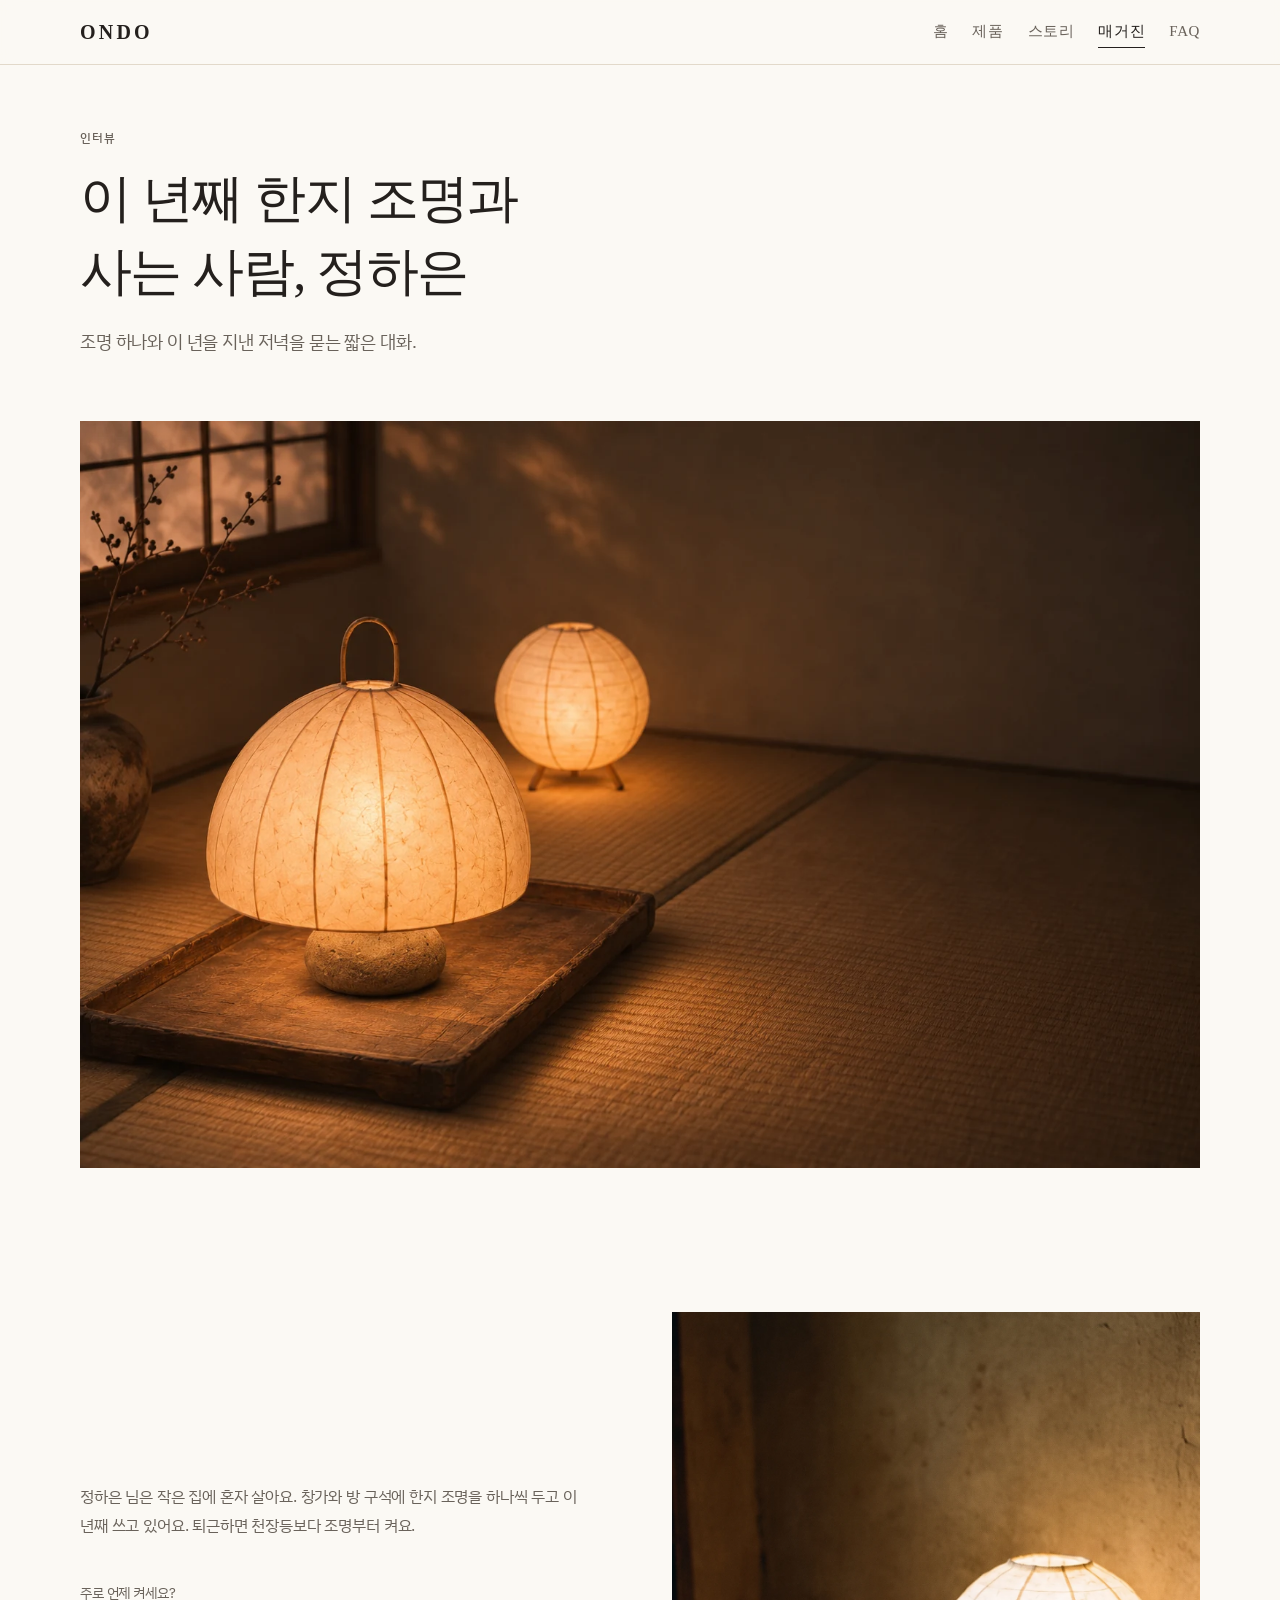
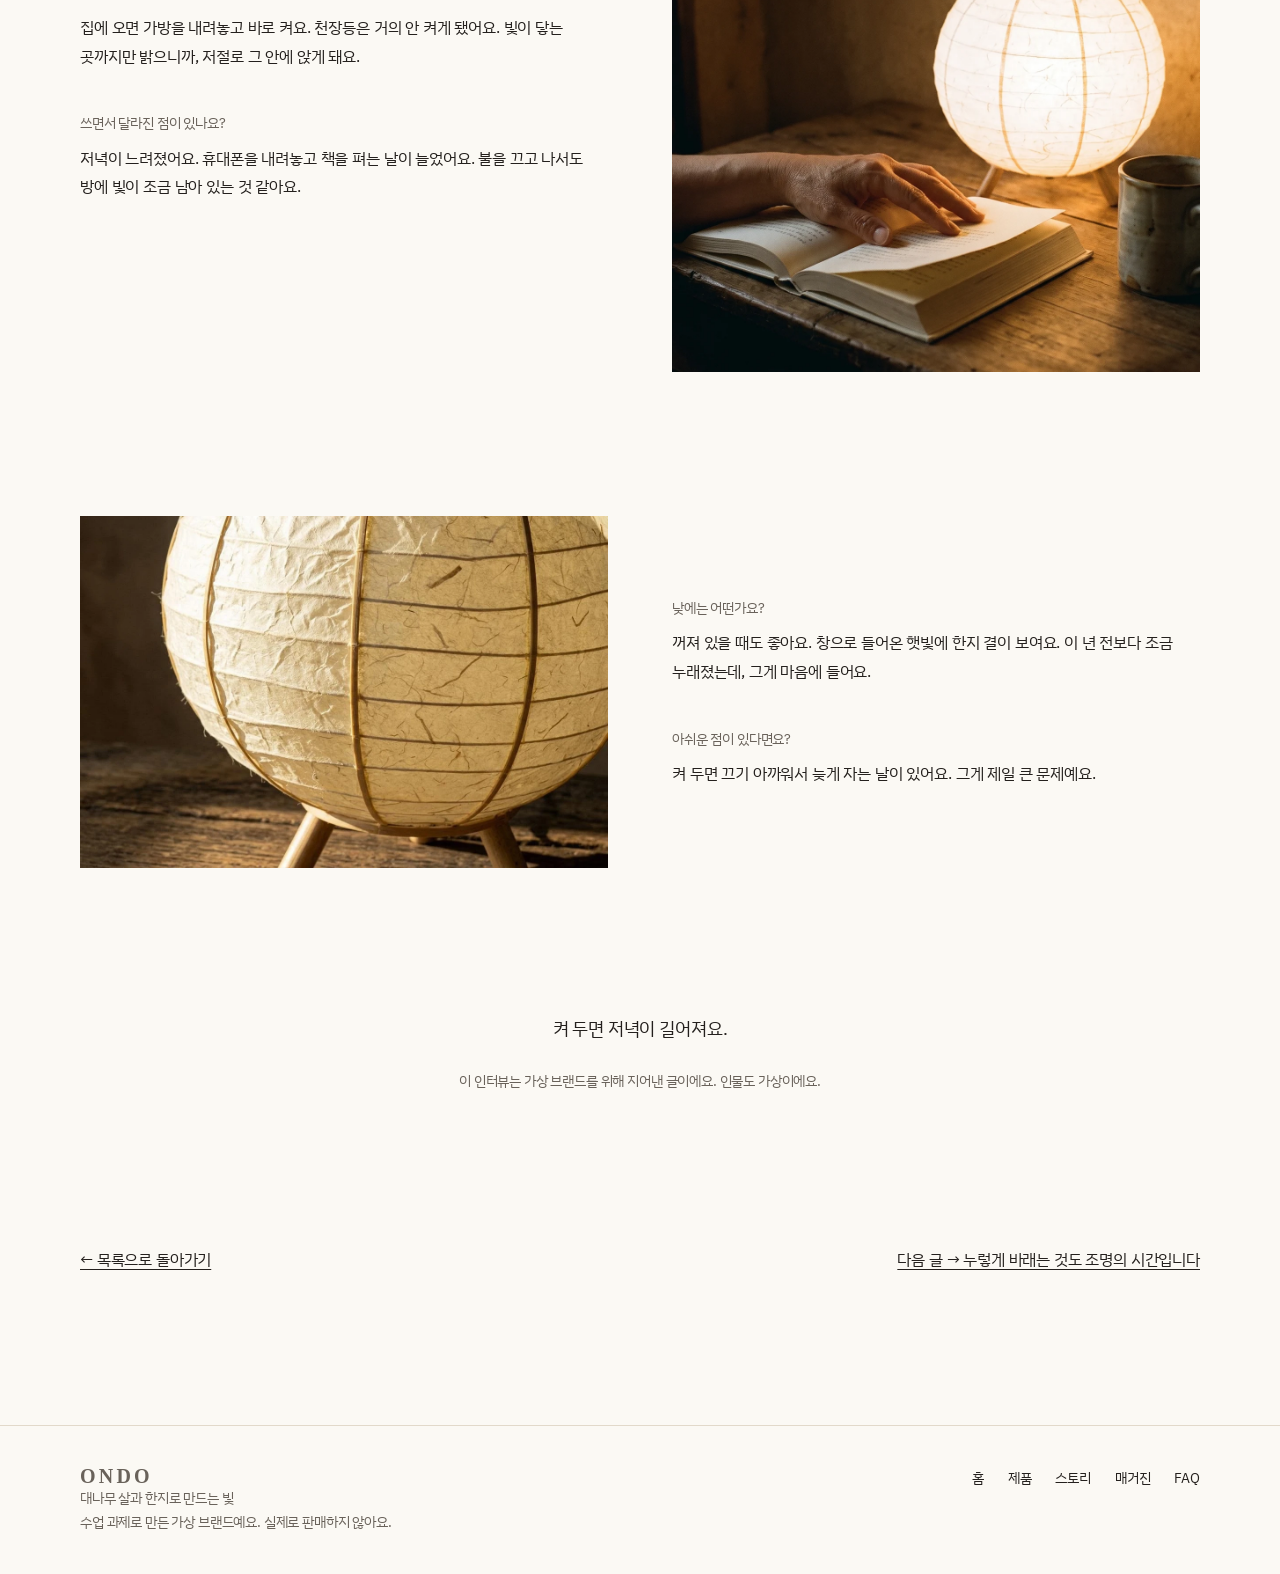
<file: lighting-brand/pages/magazine/article-2.html>
<!doctype html>
<html lang="ko">
<head>
  <meta charset="utf-8">
  <meta name="viewport" content="width=device-width, initial-scale=1">
  <title>이 년째 한지 조명과 사는 사람, 정하은 | 매거진 | ONDO</title>
  <link rel="icon" href="../../favicon.ico?v=3" sizes="16x16 32x32 48x48">
  <link rel="apple-touch-icon" href="../../apple-touch-icon.png?v=2">
  <link rel="stylesheet" href="../../common/style.css">
  <!-- 글 3편이 같은 모양을 쓴다. 고치면 article-1, 2, 3.html 세 파일을 같이 고친다.
       색, 글꼴, 간격은 common/style.css 의 토큰만 쓴다 (DESIGN.md) -->
  <style>
    .article-head, .hero, .article-body, .article-nav { max-width: var(--page-width); margin-left: auto; margin-right: auto;
      padding-left: var(--gutter); padding-right: var(--gutter); }
    .article-head { padding-top: var(--space-5); }
    .article-head > * { max-width: var(--text-width); }
    /* 한글은 낱말 중간에서 끊지 않고 띄어쓰기에서만 줄을 바꾼다 */
    .article-head, .row-text, .closing, .note, .article-nav { word-break: keep-all; }
    .article-head h1 { margin-bottom: var(--space-2); text-wrap: balance; }
    .article-head .summary { font-size: var(--text-lg); margin: 0; }
    .hero { margin-top: var(--space-5); }
    .hero img { width: 100%; height: auto; aspect-ratio: 3 / 2; object-fit: cover; background: var(--hanji-deep); }
    .article-body { padding-top: var(--space-section); }

    /* 사진과 글을 좌우로 나란히. .flip 이면 글이 왼쪽, 사진이 오른쪽 */
    .row { display: grid; grid-template-columns: 1fr 1fr; gap: var(--space-5); align-items: center; margin-bottom: var(--space-section); }
    .row.flip .row-photo { order: 2; }
    .row-photo img { width: 100%; height: auto; aspect-ratio: 4 / 5; object-fit: cover; background: var(--hanji-deep); }
    .row-photo.wide img { aspect-ratio: 3 / 2; }
    .row-text { max-width: var(--text-width); }
    .row-text p, .row-text li { color: var(--ink); }
    .row-text h2 { margin-top: var(--space-4); }
    .row-text h2:first-child { margin-top: 0; }
    .row-text ol { padding-left: var(--space-3); margin: 0 0 var(--space-2); }
    .row-text li { margin-bottom: var(--space-1); }
    @media (max-width: 960px) {
      .row { grid-template-columns: 1fr; gap: var(--space-3); }
      .row.flip .row-photo { order: 0; }
    }

    .closing { max-width: var(--text-width); margin: 0 auto; text-align: center; color: var(--ink); font-size: var(--text-lg); }
    .article-nav { margin-top: var(--space-section); display: flex; justify-content: space-between; gap: var(--space-2); flex-wrap: wrap; }
    .article-nav a { display: inline-flex; align-items: center; min-height: 44px; }

    /* 인터뷰 글에만 */
    .qa { margin: 0; }
    .qa dt { color: var(--ink-soft); font-size: var(--text-sm); margin-top: var(--space-4); }
    .qa dt:first-child { margin-top: 0; }
    .qa dd { margin: var(--space-1) 0 0; color: var(--ink); }
    .row-text .intro { color: var(--ink-soft); margin-bottom: var(--space-4); }
    .note { max-width: var(--text-width); margin: var(--space-3) auto 0; text-align: center; font-size: var(--text-sm); }
  </style>
</head>
<body data-page="magazine">
  <header data-site-header></header>
  <main>
    <article>
      <div class="article-head">
        <p class="eyebrow">인터뷰</p>
        <h1>이 년째 한지 조명과 사는 사람, 정하은</h1>
        <p class="summary">조명 하나와 이 년을 지낸 저녁을 묻는 짧은 대화.</p>
      </div>

      <div class="hero">
        <img src="../../images/concept/concept-T-01-T-02.webp" width="1536" height="1024"
             alt="다다미 바닥 위에 한지 조명 두 개가 켜져 있고, 창가에 마른 가지가 놓여 있다">
      </div>

      <div class="article-body">
        <!-- 글 왼쪽, 사진 오른쪽 -->
        <div class="row flip">
          <div class="row-photo">
            <img src="images/article-2-reading.webp" width="1200" height="1500" loading="lazy"
                 alt="켜진 둥근 한지 조명 곁에서 펼친 책의 책장을 넘기는 손, 옆에 머그컵이 놓여 있다">
          </div>
          <div class="row-text">
            <p class="intro">정하은 님은 작은 집에 혼자 살아요. 창가와 방 구석에 한지 조명을 하나씩 두고 이 년째 쓰고 있어요. 퇴근하면 천장등보다 조명부터 켜요.</p>
            <dl class="qa">
              <dt>주로 언제 켜세요?</dt>
              <dd>집에 오면 가방을 내려놓고 바로 켜요. 천장등은 거의 안 켜게 됐어요. 빛이 닿는 곳까지만 밝으니까, 저절로 그 안에 앉게 돼요.</dd>
              <dt>쓰면서 달라진 점이 있나요?</dt>
              <dd>저녁이 느려졌어요. 휴대폰을 내려놓고 책을 펴는 날이 늘었어요. 불을 끄고 나서도 방에 빛이 조금 남아 있는 것 같아요.</dd>
            </dl>
          </div>
        </div>

        <!-- 사진 왼쪽, 글 오른쪽 -->
        <div class="row">
          <div class="row-photo wide">
            <img src="images/article-2-daylight.webp" width="1200" height="800" loading="lazy"
                 alt="햇빛이 비치는 둥근 한지 조명, 구겨진 한지의 결과 대나무 살이 가까이 보인다">
          </div>
          <div class="row-text">
            <dl class="qa">
              <dt>낮에는 어떤가요?</dt>
              <dd>꺼져 있을 때도 좋아요. 창으로 들어온 햇빛에 한지 결이 보여요. 이 년 전보다 조금 누래졌는데, 그게 마음에 들어요.</dd>
              <dt>아쉬운 점이 있다면요?</dt>
              <dd>켜 두면 끄기 아까워서 늦게 자는 날이 있어요. 그게 제일 큰 문제예요.</dd>
            </dl>
          </div>
        </div>

        <p class="closing">켜 두면 저녁이 길어져요.</p>
        <p class="note">이 인터뷰는 가상 브랜드를 위해 지어낸 글이에요. 인물도 가상이에요.</p>
      </div>

      <nav class="article-nav" aria-label="글 이동">
        <a class="text-link" href="index.html">← 목록으로 돌아가기</a>
        <a class="text-link" href="article-3.html">다음 글 → 누렇게 바래는 것도 조명의 시간입니다</a>
      </nav>
    </article>
  </main>
  <footer data-site-footer></footer>
  <script src="../../common/products.js"></script>
  <script src="../../common/layout.js"></script>
</body>
</html>
</file>
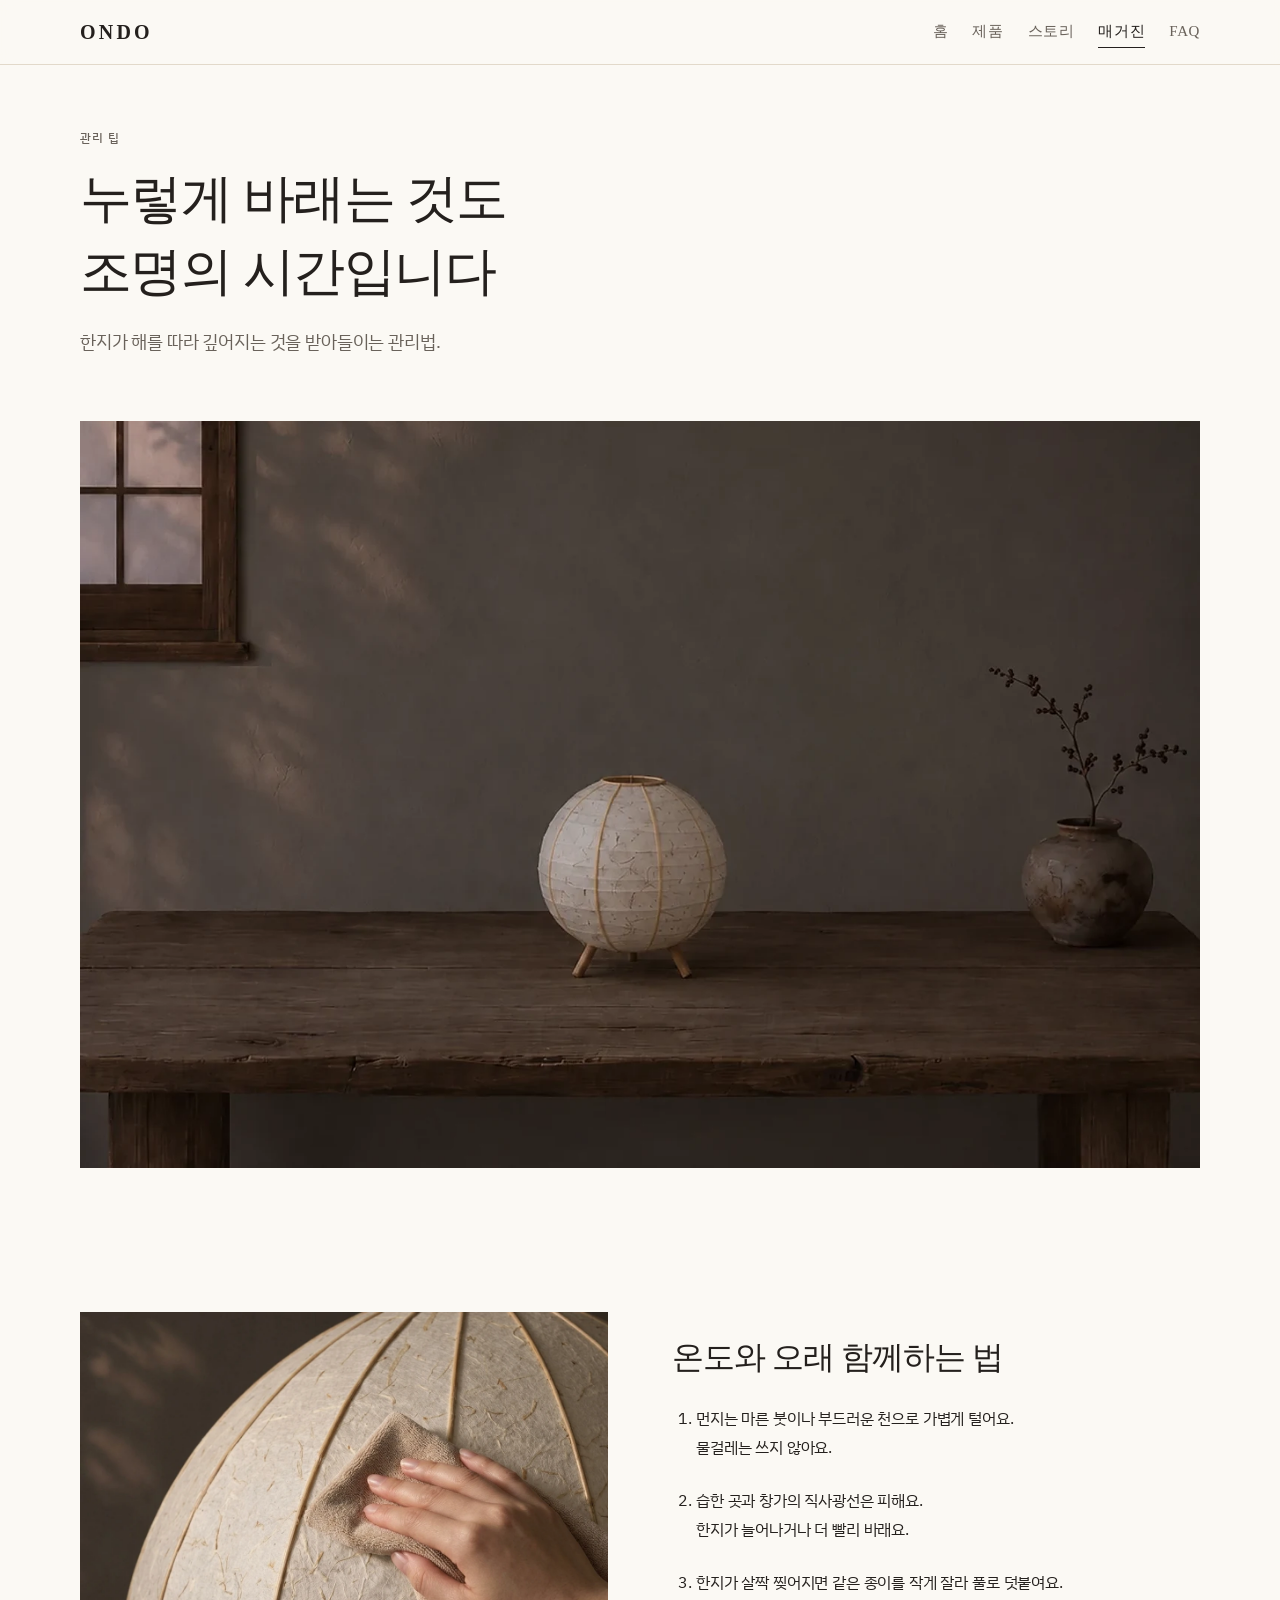
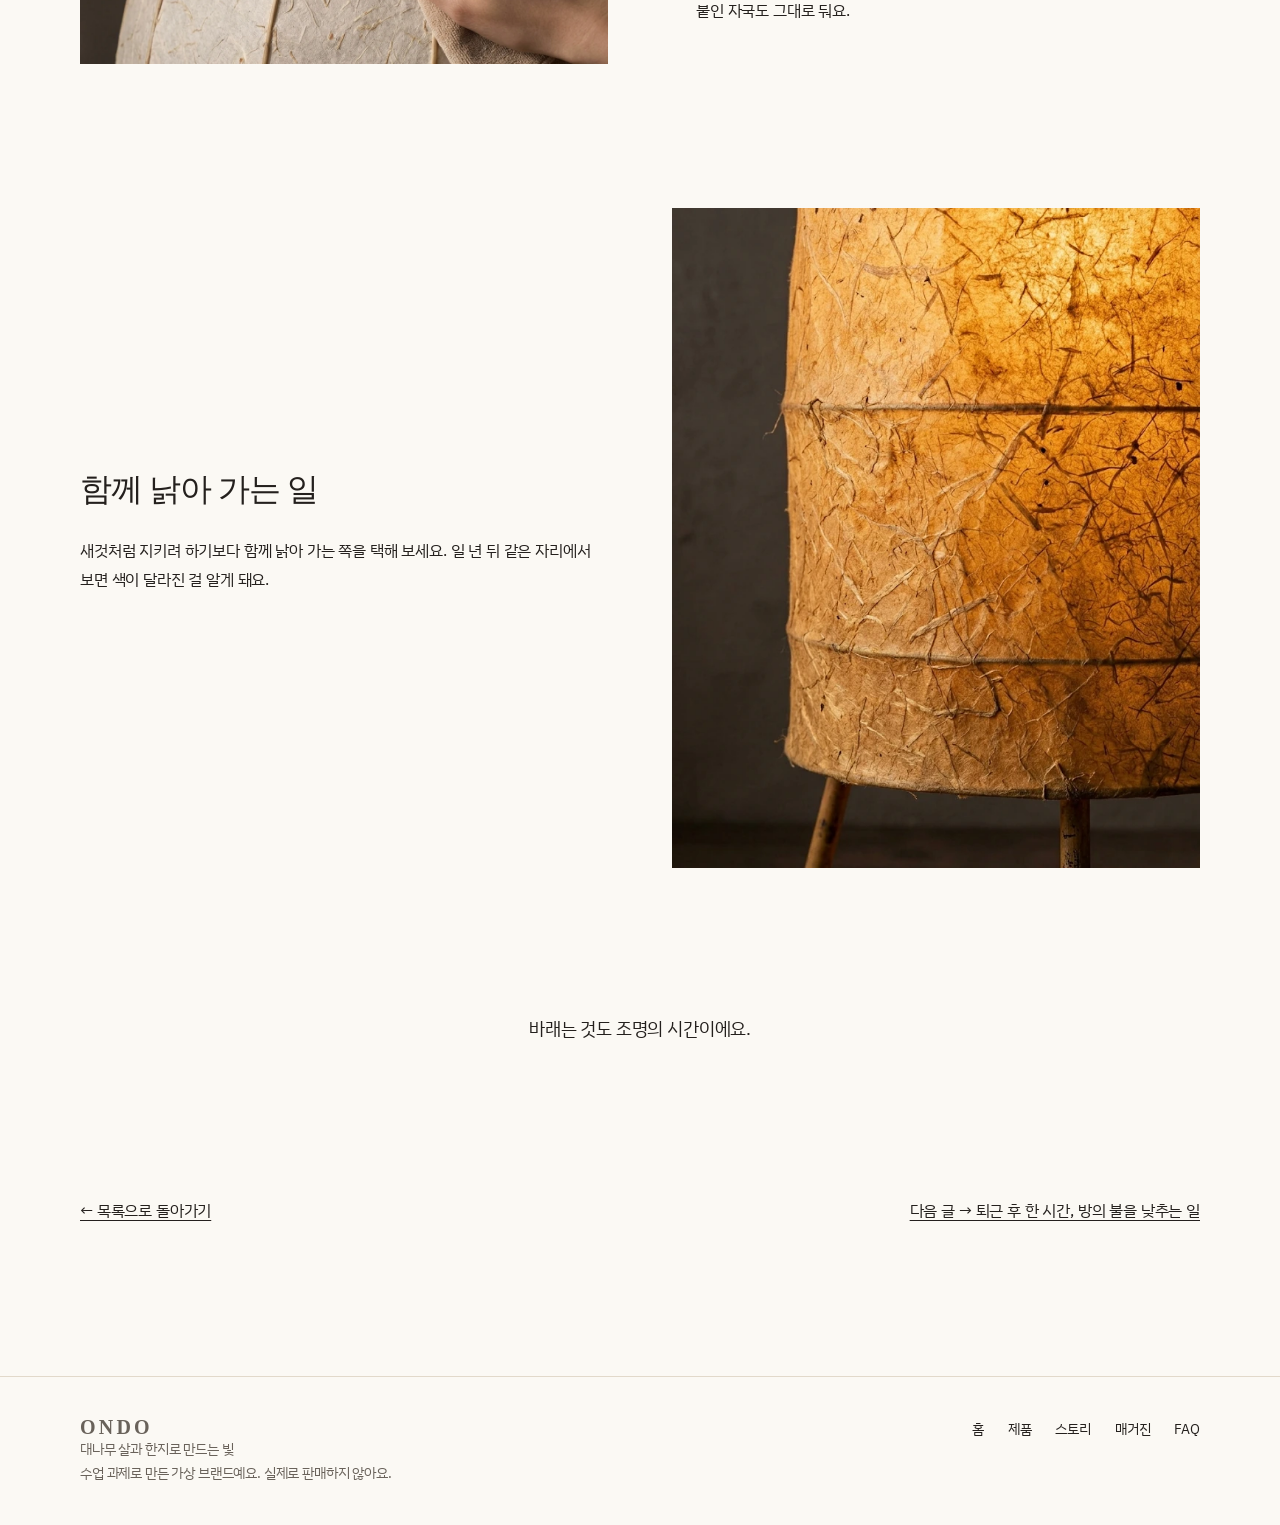
<file: lighting-brand/pages/magazine/article-3.html>
<!doctype html>
<html lang="ko">
<head>
  <meta charset="utf-8">
  <meta name="viewport" content="width=device-width, initial-scale=1">
  <title>누렇게 바래는 것도 조명의 시간입니다 | 매거진 | ONDO</title>
  <link rel="icon" href="../../favicon.ico?v=3" sizes="16x16 32x32 48x48">
  <link rel="apple-touch-icon" href="../../apple-touch-icon.png?v=2">
  <link rel="stylesheet" href="../../common/style.css">
  <!-- 글 3편이 같은 모양을 쓴다. 고치면 article-1, 2, 3.html 세 파일을 같이 고친다.
       색, 글꼴, 간격은 common/style.css 의 토큰만 쓴다 (DESIGN.md) -->
  <style>
    .article-head, .hero, .article-body, .article-nav { max-width: var(--page-width); margin-left: auto; margin-right: auto;
      padding-left: var(--gutter); padding-right: var(--gutter); }
    .article-head { padding-top: var(--space-5); }
    .article-head > * { max-width: var(--text-width); }
    /* 한글은 낱말 중간에서 끊지 않고 띄어쓰기에서만 줄을 바꾼다 */
    .article-head, .row-text, .closing, .article-nav { word-break: keep-all; }
    .article-head h1 { margin-bottom: var(--space-2); text-wrap: balance; }
    .article-head .summary { font-size: var(--text-lg); margin: 0; }
    .hero { margin-top: var(--space-5); }
    .hero img { width: 100%; height: auto; aspect-ratio: 3 / 2; object-fit: cover; background: var(--hanji-deep); }
    .article-body { padding-top: var(--space-section); }

    /* 사진과 글을 좌우로 나란히. .flip 이면 글이 왼쪽, 사진이 오른쪽 */
    .row { display: grid; grid-template-columns: 1fr 1fr; gap: var(--space-5); align-items: center; margin-bottom: var(--space-section); }
    .row.flip .row-photo { order: 2; }
    .row-photo img { width: 100%; height: auto; aspect-ratio: 4 / 5; object-fit: cover; background: var(--hanji-deep); }
    .row-photo.wide img { aspect-ratio: 3 / 2; }
    .row-text { max-width: var(--text-width); }
    .row-text p, .row-text li { color: var(--ink); }
    .row-text h2 { margin-top: var(--space-4); }
    .row-text h2:first-child { margin-top: 0; }
    .row-text ol { padding-left: var(--space-3); margin: 0 0 var(--space-2); }
    .row-text li { margin-bottom: var(--space-3); }
    .row-text li:last-child { margin-bottom: 0; }
    @media (max-width: 960px) {
      .row { grid-template-columns: 1fr; gap: var(--space-3); }
      .row.flip .row-photo { order: 0; }
    }

    .closing { max-width: var(--text-width); margin: 0 auto; text-align: center; color: var(--ink); font-size: var(--text-lg); }
    .article-nav { margin-top: var(--space-section); display: flex; justify-content: space-between; gap: var(--space-2); flex-wrap: wrap; }
    .article-nav a { display: inline-flex; align-items: center; min-height: 44px; }
  </style>
</head>
<body data-page="magazine">
  <header data-site-header></header>
  <main>
    <article>
      <div class="article-head">
        <p class="eyebrow">관리 팁</p>
        <h1>누렇게 바래는 것도 조명의 시간입니다</h1>
        <p class="summary">한지가 해를 따라 깊어지는 것을 받아들이는 관리법.</p>
      </div>

      <div class="hero">
        <img src="../../images/products/T-02-off-3x2.webp" width="1500" height="1000"
             alt="어두운 방의 나무 탁자 위에 놓인 불 꺼진 둥근 한지 조명, 옆에 마른 가지를 꽂은 항아리가 있다">
      </div>

      <div class="article-body">
        <!-- 사진 왼쪽, 글 오른쪽 -->
        <div class="row">
          <div class="row-photo wide">
            <img src="images/article-3-dusting.webp" width="1200" height="800" loading="lazy"
                 alt="둥근 한지 조명의 갓을 부드러운 천으로 닦는 손, 한지 결과 대나무 살이 가까이 보인다">
          </div>
          <div class="row-text">
            <h2>온도와 오래 함께하는 법</h2>
            <ol>
              <li>먼지는 마른 붓이나 부드러운 천으로 가볍게 털어요.<br>물걸레는 쓰지 않아요.</li>
              <li>습한 곳과 창가의 직사광선은 피해요.<br>한지가 늘어나거나 더 빨리 바래요.</li>
              <li>한지가 살짝 찢어지면 같은 종이를 작게 잘라 풀로 덧붙여요.<br>붙인 자국도 그대로 둬요.</li>
            </ol>
          </div>
        </div>

        <!-- 글 왼쪽, 사진 오른쪽 -->
        <div class="row flip">
          <div class="row-photo">
            <img src="images/article-3-aged-paper.webp" width="716" height="895" loading="lazy"
                 alt="오래 써서 누렇게 바랜 한지 조명의 갓과 대나무 다리, 한지 결이 가까이 보인다">
          </div>
          <div class="row-text">
            <h2>함께 낡아 가는 일</h2>
            <p>새것처럼 지키려 하기보다 함께 낡아 가는 쪽을 택해 보세요. 일 년 뒤 같은 자리에서 보면 색이 달라진 걸 알게 돼요.</p>
          </div>
        </div>

        <p class="closing">바래는 것도 조명의 시간이에요.</p>
      </div>

      <nav class="article-nav" aria-label="글 이동">
        <a class="text-link" href="index.html">← 목록으로 돌아가기</a>
        <a class="text-link" href="article-1.html">다음 글 → 퇴근 후 한 시간, 방의 불을 낮추는 일</a>
      </nav>
    </article>
  </main>
  <footer data-site-footer></footer>
  <script src="../../common/products.js"></script>
  <script src="../../common/layout.js"></script>
</body>
</html>
</file>
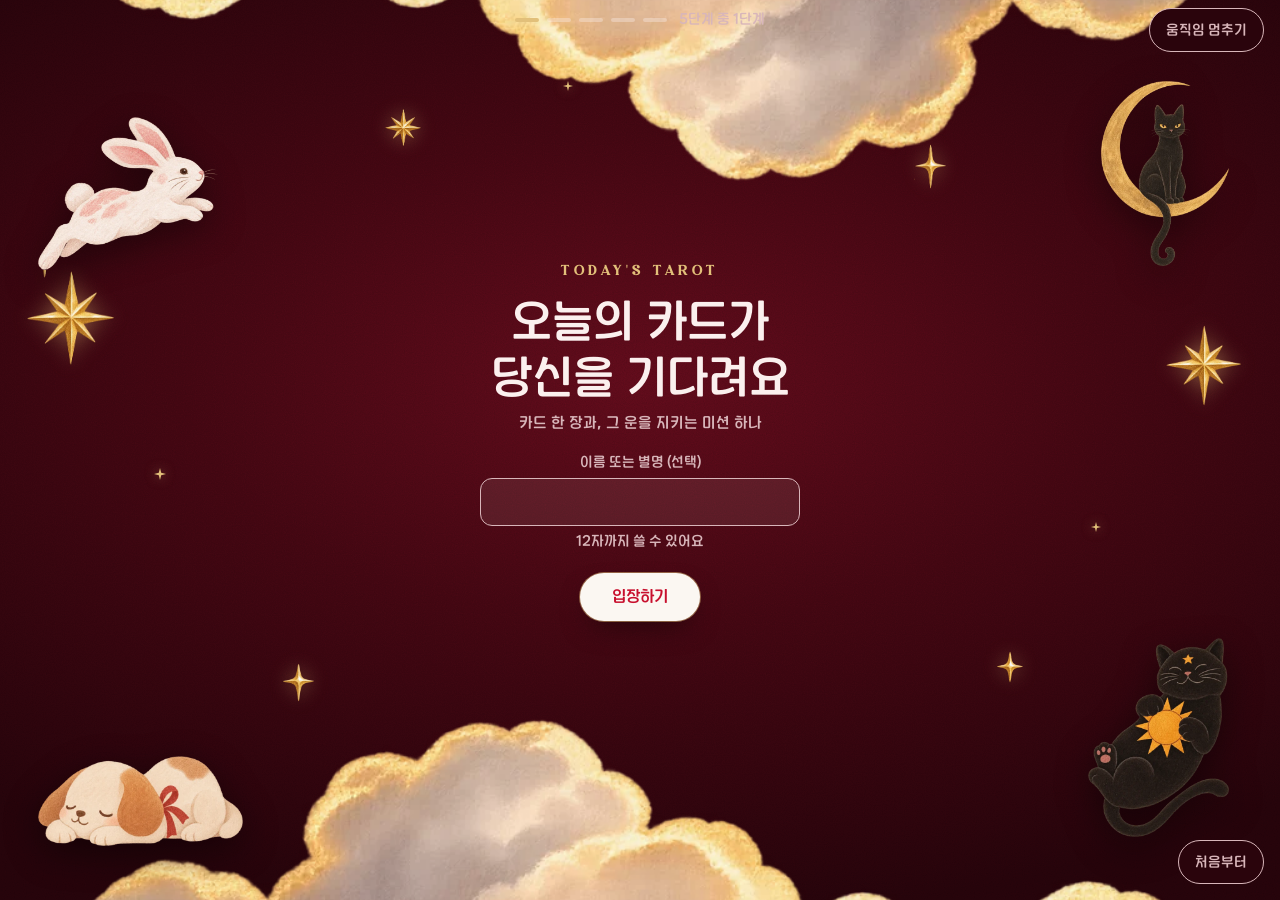
<file: members/shin/tarot/prototype.html>
<!doctype html>
<html lang="ko">
<head>
<meta charset="utf-8">
<meta name="viewport" content="width=device-width, initial-scale=1">
<title>오늘의 타로</title>
<link rel="preload" href="fonts/moneygraphy-rounded.woff2" as="font" type="font/woff2" crossorigin>
<link rel="preload" href="fonts/avigea.woff2" as="font" type="font/woff2" crossorigin>
<style>
  /* 한국어는 머니그라피 Rounded, 영어는 Avigea. Avigea는 라틴 글자만 맡기고 한글은 머니그라피로 넘긴다 */
  @font-face { font-family: "Avigea"; src: url("fonts/avigea.woff2") format("woff2"); font-display: swap; unicode-range: U+0000-024F, U+2000-206F; }
  @font-face { font-family: "Moneygraphy"; src: url("fonts/moneygraphy-rounded.woff2") format("woff2"); font-display: swap; }
  /* 디자인 토큰: 색, 간격(4px 배수), 글자, 모서리. 값을 직접 쓰지 않고 여기서만 바꾼다 */
  :root {
    --red: #C8102E;
    --paper: #FBF7F2;
    --ink: #2A1A1C;
    --night: #2A040C;
    --wine: #4A0814;
    --wine-light: #6A0D1E;
    --gold: #E2C07A;
    --on-dark: #FBF0EE;
    --on-dark-muted: #D8B6BA;
    --line-on-dark: var(--on-dark-muted);
    --shadow: #000000;

    --space-1: 4px; --space-2: 8px; --space-3: 12px; --space-4: 16px;
    --space-6: 24px; --space-8: 32px; --space-10: 40px;

    --text-xs: 14px; --text-sm: 15px; --text-md: 16px;
    --text-lg: clamp(24px, 5vw, 32px); --text-xl: clamp(30px, 7vw, 46px);
    /* 섞인 문장도 영어는 Avigea, 한글은 머니그라피로 그려진다 */
    --serif: "Avigea", "Moneygraphy", sans-serif;
    --display: "Avigea", "Moneygraphy", serif;
    --sans: "Moneygraphy", -apple-system, sans-serif;

    --radius-sm: 12px; --radius-card: 14px; --radius-pill: 999px;
    --control-h: 48px;
  }
  * { box-sizing: border-box; margin: 0; padding: 0; }
  html, body { height: 100%; }
  body {
    color: var(--on-dark); font-family: var(--sans); word-break: keep-all; overflow: hidden;
    font-synthesis: none; /* 두 폰트 모두 굵기가 하나라 가짜 굵게를 막는다 */
    background-color: var(--night);
    background-image:
      url("data:image/svg+xml;utf8,<svg xmlns='http://www.w3.org/2000/svg' width='240' height='240'><filter id='n'><feTurbulence type='fractalNoise' baseFrequency='.9' numOctaves='2'/><feColorMatrix values='0 0 0 0 0  0 0 0 0 0  0 0 0 0 0  0 0 0 .5 0'/></filter><rect width='100%' height='100%' filter='url(%23n)' opacity='.35'/></svg>"),
      radial-gradient(ellipse 80% 60% at 50% 42%, var(--wine-light) 0%, var(--wine) 45%, var(--night) 100%);
  }
  .sr-only { position: absolute; width: 1px; height: 1px; margin: -1px; padding: 0; overflow: hidden; clip: rect(0 0 0 0); white-space: nowrap; border: 0; }
  :focus-visible { outline: 3px solid var(--gold); outline-offset: 3px; }

  /* 장식 */
  .decor { position: fixed; inset: 0; pointer-events: none; z-index: 0; }
  .gstar { position: absolute; color: var(--gold); animation: glow 4s ease-in-out infinite; }
  .gstar svg { width: 100%; height: 100%; display: block; filter: drop-shadow(0 0 6px color-mix(in srgb, var(--gold) 50%, transparent)); }
  @keyframes glow { 50% { opacity: .35; transform: scale(.85); } }
  .gimg { position: absolute; height: auto; animation: glow 5s ease-in-out infinite; filter: drop-shadow(0 0 10px color-mix(in srgb, var(--gold) 45%, transparent)); }
  /* 구름은 위아래 가장자리에 40%만 보이게 */
  .cloud { position: absolute; left: 50%; width: min(130vw, 1500px); min-width: 760px; height: auto; }
  .cloud-top { top: 0; transform: translate(-50%, -60%) rotate(180deg); }
  .cloud-bottom { bottom: 0; transform: translate(-50%, 60%); }
  .pet { position: absolute; height: auto; animation: float 6s ease-in-out infinite; filter: drop-shadow(0 10px 18px color-mix(in srgb, var(--shadow) 45%, transparent)); }
  @keyframes float { 50% { transform: translateY(calc(var(--space-2) * -1)) rotate(var(--tilt, 2deg)); } }

  /* 위쪽 막대: 진행, 움직임 멈추기 */
  .topbar { position: fixed; top: var(--space-3); left: 0; right: 0; pointer-events: none; display: flex; justify-content: center; align-items: center; gap: var(--space-3); z-index: 10; padding: 0 var(--space-4); }
  .progress { display: flex; gap: var(--space-2); }
  .progress i { width: 24px; height: var(--space-1); background: color-mix(in srgb, var(--on-dark) 35%, transparent); border-radius: 2px; }
  .progress i.on { background: var(--gold); }
  .progress-text { font-size: var(--text-xs); color: var(--on-dark-muted); }
  .ghost-btn {
    min-height: 44px; padding: 0 var(--space-4); border-radius: var(--radius-pill); border: 1px solid var(--line-on-dark);
    background: var(--night); color: var(--on-dark-muted); font: var(--text-xs) var(--sans); cursor: pointer;
  }
  #motion { position: fixed; top: var(--space-2); right: var(--space-4); z-index: 10; }
  .restart { position: fixed; bottom: var(--space-4); right: var(--space-4); z-index: 10; }

  /* 장면: 넘치지 않을 때만 가운데, 넘치면 위에서부터 스크롤 */
  .app { position: relative; height: 100%; z-index: 1; }
  .scene {
    position: absolute; inset: 0; display: none; flex-direction: column; align-items: center; justify-content: flex-start;
    text-align: center; padding: 72px var(--space-4) 88px; overflow-y: auto; overflow-x: hidden;
  }
  .scene.on { display: flex; }
  .scene > :first-child { margin-top: auto; }
  .scene > :last-child { margin-bottom: auto; }
  .eyebrow { font-family: var(--display); letter-spacing: .32em; font-size: var(--text-xs); color: var(--gold); }
  h1, .h1 { font-family: var(--serif); font-weight: 600; font-size: var(--text-xl); line-height: 1.2; margin: var(--space-4) 0 var(--space-2); }
  h1:focus, h2:focus { outline: none; }
  .h-sm { font-size: var(--text-lg); }
  .muted { color: var(--on-dark-muted); font-size: var(--text-sm); }
  .btn {
    margin-top: var(--space-6); height: var(--control-h); padding: 0 var(--space-8); border: 0; border-radius: var(--radius-pill);
    background: var(--paper); color: var(--red); font: 600 var(--text-md) var(--sans); cursor: pointer;
    box-shadow: 0 0 0 1px color-mix(in srgb, var(--gold) 50%, transparent), 0 12px 30px -12px color-mix(in srgb, var(--shadow) 60%, transparent);
  }
  .btn[disabled] { visibility: hidden; }
  .field-label { margin-top: var(--space-6); font-size: var(--text-xs); color: var(--on-dark-muted); }
  .field {
    margin-top: var(--space-2); width: min(320px, 100%); height: var(--control-h); padding: 0 var(--space-4);
    border: 1px solid var(--line-on-dark); border-radius: var(--radius-sm);
    background: color-mix(in srgb, var(--paper) 8%, transparent); color: var(--on-dark); font: var(--text-md) var(--sans); text-align: center;
  }
  .field::placeholder { color: var(--on-dark-muted); opacity: 1; }
  .hint { margin-top: var(--space-2); font-size: var(--text-xs); color: var(--on-dark-muted); }

  /* 1. 입장 */
  .shimmer { display: flex; flex-direction: column; align-items: center; width: 100%; }
  .shimmer > * { opacity: 0; animation: rise 1.1s cubic-bezier(.2,.7,.2,1) forwards; animation-delay: calc(var(--i) * .3s + .2s); }
  @keyframes rise { 0% { opacity: 0; transform: translateY(var(--space-3)); filter: blur(6px); } 100% { opacity: 1; transform: none; filter: blur(0); } }
  .glint {
    background: linear-gradient(100deg, var(--on-dark) 40%, var(--gold) 50%, var(--on-dark) 60%) 0 0 / 300% 100%;
    -webkit-background-clip: text; background-clip: text; color: transparent;
    animation: rise 1.1s .5s forwards, glint 2.6s 1.2s ease-in-out;
  }
  @keyframes glint { from { background-position: 100% 0; } to { background-position: 0 0; } }
  @media (forced-colors: active) { .glint { color: CanvasText; background: none; } }

  /* 반짝이 가루 */
  .sparks { position: fixed; inset: 0; pointer-events: none; overflow: hidden; z-index: 5; }
  .spark { position: absolute; color: var(--gold); opacity: 0; animation: twinkle var(--d, 1.6s) var(--delay, 0s) ease-in-out forwards; }
  .spark svg { width: 100%; height: 100%; display: block; }
  @keyframes twinkle {
    0% { opacity: 0; transform: scale(.2) rotate(0); }
    40% { opacity: 1; transform: scale(1) rotate(45deg); }
    100% { opacity: 0; transform: scale(.3) rotate(90deg) translateY(-16px); }
  }

  /* 카드 */
  .tback { background: var(--red); border-radius: var(--radius-card); box-shadow: 0 0 0 1px color-mix(in srgb, var(--gold) 55%, transparent), 0 18px 40px -14px color-mix(in srgb, var(--shadow) 70%, transparent); }
  .tback svg { width: 100%; height: 100%; display: block; }
  .deck { position: relative; width: 200px; height: 344px; margin-top: var(--space-2); }
  .deck .tback { position: absolute; inset: 0; }
  .shuffling .tback { animation: shuffle 1.4s ease-in-out infinite; animation-delay: calc(var(--n) * .12s); }
  .shuffling .tback:nth-child(odd) { --dir: -1; }
  .shuffling .tback:nth-child(even) { --dir: 1; }
  @keyframes shuffle {
    0%, 100% { transform: translateX(0) rotate(0); z-index: 1; }
    30% { transform: translateX(calc(var(--dir) * 120px)) rotate(calc(var(--dir) * 14deg)); }
    50% { z-index: 9; }
    70% { transform: translateX(calc(var(--dir) * -20px)) rotate(calc(var(--dir) * -4deg)); }
  }
  .bursting .tback { animation: scatter 1s cubic-bezier(.3,.6,.2,1) forwards; }
  .bursting .tback:last-child { animation: chosen 1.4s cubic-bezier(.2,.8,.2,1) forwards; z-index: 10; }
  @keyframes scatter { to { transform: translate(var(--x), var(--y)) rotate(var(--r)) scale(.7); opacity: 0; } }
  @keyframes chosen {
    60% { transform: translateY(-16px) scale(1.12); }
    100% { transform: translateY(-8px) scale(1.08); }
  }
  #s2 .eyebrow, #s2 h1 { transition: opacity .4s; }
  #s2.bursting .eyebrow, #s2.bursting h1 { opacity: 0; }

  .flip { width: 220px; aspect-ratio: 11 / 19; perspective: 1400px; border: 0; background: none; cursor: pointer; padding: 0; border-radius: var(--radius-card); flex-shrink: 0; }
  .flip[disabled] { cursor: default; }
  .flip span { display: block; }
  .flip-inner { position: relative; width: 100%; height: 100%; transform-style: preserve-3d; transition: transform 1s cubic-bezier(.2,.7,.2,1); }
  .flip.open .flip-inner { transform: rotateY(180deg); }
  .face { position: absolute; inset: 0; backface-visibility: hidden; -webkit-backface-visibility: hidden; border-radius: var(--radius-card); }
  .front { transform: rotateY(180deg); background: var(--paper); color: var(--red); box-shadow: 0 30px 60px -24px color-mix(in srgb, var(--shadow) 60%, transparent); }
  .front .frame { position: absolute; top: var(--space-3); left: var(--space-3); width: calc(100% - var(--space-6)); height: calc(100% - var(--space-6)); }
  .front .num { position: absolute; top: var(--space-8); width: 100%; font-family: var(--display); font-size: var(--text-xs); letter-spacing: .2em; }
  .front .art { position: absolute; inset: 72px var(--space-8); display: flex; align-items: center; justify-content: center; }
  .front .art svg { width: 120px; height: 120px; }
  .front .name { position: absolute; bottom: var(--space-8); width: 100%; font-family: var(--display); font-size: var(--text-xs); letter-spacing: .2em; }
  .tap-hint { margin-top: var(--space-4); font-size: var(--text-xs); color: var(--on-dark-muted); animation: breathe 2s ease-in-out infinite; }
  @keyframes breathe { 50% { opacity: .8; } }
  .result-wrap { margin-top: auto; display: flex; flex-direction: column; align-items: center; width: 100%; }
  .result-wrap.lift .flip { width: 150px; transition: width .8s cubic-bezier(.2,.7,.2,1); }

  /* 공개: 위에서부터 차례로 마법처럼. 나타나기 전에는 누를 수도, 포커스할 수도 없다 */
  .reading { display: none; flex-direction: column; align-items: center; max-width: 420px; width: 100%; }
  .reading.show { display: flex; }
  .reveal { opacity: 0; visibility: hidden; }
  .reading.show .reveal { animation: magic 1.2s cubic-bezier(.2,.7,.2,1) forwards; animation-delay: calc(var(--i) * .55s + .9s); }
  @keyframes magic {
    0% { visibility: visible; opacity: 0; transform: translateY(-10px); filter: blur(8px); letter-spacing: .08em; }
    60% { opacity: 1; filter: blur(0); }
    100% { visibility: visible; opacity: 1; transform: none; filter: blur(0); letter-spacing: normal; }
  }
  .r-title { font-family: var(--display); letter-spacing: .2em; color: var(--gold); font-size: var(--text-xs); margin-top: var(--space-6); }
  .r-head { font-family: var(--serif); font-size: var(--text-lg); font-weight: 600; margin-top: var(--space-2); line-height: 1.3; }
  .r-body { color: var(--on-dark-muted); font-size: var(--text-sm); margin-top: var(--space-2); line-height: 1.6; }
  .r-mission { margin-top: var(--space-4); width: 100%; text-align: left; background: var(--paper); color: var(--ink); border: 1px solid var(--gold); border-radius: var(--radius-sm); padding: var(--space-4); }
  .r-mission h3 { font-size: var(--text-xs); font-weight: 700; letter-spacing: .02em; color: var(--red); margin-bottom: var(--space-1); }
  .r-mission .btn { margin-top: var(--space-4); width: 100%; background: var(--red); color: var(--paper); box-shadow: none; }

  /* 5. 지킴 */
  /* 도장: 위에서 크게 떨어져 "쾅" 찍히고 살짝 튕긴다 */
  .stamp-wrap { position: relative; width: 168px; height: 168px; }
  .stamp { width: 100%; height: 100%; display: block; filter: drop-shadow(0 6px 10px rgba(0,0,0,.45));
    animation: stamp .55s cubic-bezier(.2,.9,.3,1) .35s both; }
  .stamp-label { position: absolute; left: 50%; bottom: -22px; transform: translateX(-50%); white-space: nowrap;
    font-family: var(--display); font-size: var(--text-xs); letter-spacing: .24em; color: var(--gold); animation: rise .6s 1s both; }
  .kept-art { position: relative; display: flex; align-items: flex-end; gap: var(--space-2); }
  .kept-art.thud { animation: thud .25s .8s; }
  .kept-bunny { width: 120px; height: auto; animation: rise 1s .5s both; }
  @keyframes stamp {
    0%   { transform: translateY(-40px) rotate(-18deg) scale(2.2); opacity: 0; }
    60%  { transform: rotate(-10deg) scale(.9); opacity: 1; }
    80%  { transform: rotate(-12deg) scale(1.04); }
    100% { transform: rotate(-12deg) scale(1); opacity: 1; }
  }
  @keyframes thud { 0%,100% { transform: none; } 30% { transform: translateY(3px); } 60% { transform: translateY(-1px); } }

  /* 움직임 멈추기 */
  .paused .gstar, .paused .gimg, .paused .pet, .paused .shuffling .tback, .paused .tap-hint { animation-play-state: paused; }
  @media (prefers-reduced-motion: reduce) {
    *, *::before, *::after { animation-duration: .01ms !important; animation-delay: 0s !important; animation-iteration-count: 1 !important; transition-duration: .01ms !important; }
    .spark { display: none; }
  }
  /* 작은 화면: 동물과 구름이 글자와 겹치지 않게 흐리게 */
  @media (max-width: 800px) {
    .pet { opacity: .6; }
  }
</style>
</head>
<body>
<svg width="0" height="0" style="position:absolute" aria-hidden="true" focusable="false">
  <defs>
    <symbol id="frame" viewBox="0 0 196 356" preserveAspectRatio="none">
      <rect x="1" y="1" width="194" height="354" fill="none" stroke="currentColor" stroke-width="1"/>
      <rect x="6" y="6" width="184" height="344" fill="none" stroke="currentColor" stroke-width=".8"/>
      <g fill="none" stroke="currentColor" stroke-width=".9">
        <path d="M6 22 Q14 14 22 6 M6 30 Q20 20 30 6"/><path d="M190 22 Q182 14 174 6 M190 30 Q176 20 166 6"/>
        <path d="M6 334 Q14 342 22 350 M6 326 Q20 336 30 350"/><path d="M190 334 Q182 342 174 350 M190 326 Q176 336 166 350"/>
        <circle cx="6" cy="178" r="7"/><circle cx="190" cy="178" r="7"/>
      </g>
    </symbol>
    <symbol id="spark" viewBox="0 0 20 20"><path d="M10 0 L12 8 L20 10 L12 12 L10 20 L8 12 L0 10 L8 8Z" fill="currentColor"/></symbol>
    <symbol id="sun" viewBox="0 0 120 120">
      <circle cx="60" cy="60" r="44" fill="none" stroke="currentColor" stroke-width="1"/>
      <path d="M60 22 L66 50 L92 38 L72 58 L98 66 L70 68 L80 94 L60 74 L40 94 L50 68 L22 66 L48 58 L28 38 L54 50Z" fill="currentColor"/>
    </symbol>
    <symbol id="moon" viewBox="0 0 120 120">
      <circle cx="60" cy="60" r="40" fill="none" stroke="currentColor" stroke-width="1"/>
      <circle cx="60" cy="60" r="52" fill="none" stroke="currentColor" stroke-width="1" stroke-dasharray="1 5"/>
      <path d="M68 32 A30 30 0 1 0 72 88 A24 24 0 1 1 68 32Z" fill="currentColor"/>
    </symbol>
    <symbol id="star" viewBox="0 0 120 120">
      <path d="M60 10 L66 54 L110 60 L66 66 L60 110 L54 66 L10 60 L54 54Z" fill="none" stroke="currentColor" stroke-width="1"/>
      <path d="M60 36 L63 57 L84 60 L63 63 L60 84 L57 63 L36 60 L57 57Z" fill="currentColor"/>
      <circle cx="60" cy="60" r="34" fill="none" stroke="currentColor" stroke-width=".8"/>
    </symbol>
    <symbol id="backpat" viewBox="0 0 196 356" preserveAspectRatio="none">
      <rect x="10" y="10" width="176" height="336" rx="6" fill="none" stroke="var(--paper)" stroke-width="1" opacity=".7"/>
      <g fill="none" stroke="var(--paper)" stroke-width=".8" opacity=".55">
        <circle cx="98" cy="178" r="60"/><circle cx="98" cy="178" r="44"/><circle cx="98" cy="178" r="28"/>
        <path d="M98 108 L98 248 M28 178 L168 178 M48 128 L148 228 M148 128 L48 228"/>
      </g>
      <path d="M98 160 L102 174 L116 178 L102 182 L98 196 L94 182 L80 178 L94 174Z" fill="var(--paper)"/>
    </symbol>
  </defs>
</svg>

<div class="decor" aria-hidden="true">
  <img class="cloud cloud-top" src="assets/web/clouds.webp" alt="">
  <img class="cloud cloud-bottom" src="assets/web/clouds.webp" alt="">
  <img class="gimg" src="assets/web/star-1.webp" alt="" style="left:2%;top:30%;width:clamp(48px,7vw,96px)">
  <img class="gimg" src="assets/web/star-2.webp" alt="" style="right:3%;top:36%;width:clamp(44px,6vw,84px);animation-delay:1.4s">
  <img class="gimg" src="assets/web/star-3.webp" alt="" style="left:30%;top:12%;width:clamp(22px,3vw,40px);animation-delay:.7s">
  <img class="gimg" src="assets/web/star-4.webp" alt="" style="right:26%;top:16%;width:clamp(20px,2.6vw,34px);animation-delay:2.2s">
  <img class="gimg" src="assets/web/star-5.webp" alt="" style="left:22%;bottom:22%;width:clamp(20px,2.6vw,34px);animation-delay:2.8s">
  <img class="gimg" src="assets/web/star-6.webp" alt="" style="right:20%;bottom:24%;width:clamp(18px,2.2vw,30px);animation-delay:1s">
  <span class="gstar" style="left:12%;top:52%;width:12px;height:12px;animation-delay:1.7s"></span>
  <span class="gstar" style="right:14%;top:58%;width:10px;height:10px;animation-delay:.4s"></span>
  <span class="gstar" style="left:44%;top:9%;width:10px;height:10px;animation-delay:2.4s"></span>
  <img class="pet" src="assets/web/rabbit-jump.webp" alt="" style="left:3%;top:13%;width:clamp(90px,14vw,190px);--tilt:-3deg">
  <img class="pet" src="assets/web/cat-moon.webp" alt="" style="right:4%;top:9%;width:clamp(76px,10vw,140px);animation-delay:2s">
  <img class="pet" src="assets/web/dog-sleep.webp" alt="" style="left:3%;bottom:6%;width:clamp(110px,16vw,220px);animation-delay:1s;--tilt:1deg">
  <img class="pet" src="assets/web/cat-sun.webp" alt="" style="right:4%;bottom:7%;width:clamp(86px,11vw,150px);animation-delay:3s;--tilt:-2deg">
</div>
<div class="sparks" id="sparks" aria-hidden="true"></div>

<button class="ghost-btn" id="motion" type="button" aria-pressed="false">움직임 멈추기</button>
<div class="topbar">
  <div class="progress" aria-hidden="true"><i></i><i></i><i></i><i></i><i></i></div>
  <p class="progress-text" id="stepText"></p>
</div>
<p class="sr-only" role="status" id="status"></p>

<main class="app">
  <!-- 1. 입장 -->
  <section class="scene" id="s1" aria-labelledby="s1Title">
    <div class="shimmer">
      <span class="eyebrow" lang="en" style="--i:0">TODAY'S TAROT</span>
      <h1 class="glint" id="s1Title" tabindex="-1" style="--i:1">오늘의 카드가<br>당신을 기다려요</h1>
      <p class="muted" style="--i:2">카드 한 장과, 그 운을 지키는 미션 하나</p>
      <label class="field-label" for="name" style="--i:3">이름 또는 별명 (선택)</label>
      <input class="field" id="name" autocomplete="nickname" maxlength="12" aria-describedby="nameHint" style="--i:3">
      <p class="hint" id="nameHint" style="--i:3">12자까지 쓸 수 있어요</p>
      <button class="btn" id="toShuffle" type="button" style="--i:4">입장하기</button>
    </div>
  </section>

  <!-- 2. 섞기 -->
  <section class="scene" id="s2" aria-labelledby="s2Title">
    <span class="eyebrow" lang="en">SHUFFLING</span>
    <h1 class="h-sm" id="s2Title" tabindex="-1">마음이 가는 순간에 멈추세요</h1>
    <div class="deck shuffling" id="deck" aria-hidden="true"></div>
    <button class="btn" id="pick" type="button">이 카드로 할게요</button>
  </section>

  <!-- 3. 등장 + 4. 공개 -->
  <section class="scene" id="s3" aria-labelledby="s3Title">
    <h1 class="sr-only" id="s3Title">오늘의 카드</h1>
    <div class="result-wrap" id="resultWrap">
      <button class="flip" id="flip" type="button" aria-label="카드를 눌러 뒤집기">
        <span class="flip-inner">
          <span class="face tback"><svg aria-hidden="true"><use href="#backpat"/></svg></span>
          <span class="face front" aria-hidden="true">
            <svg class="frame"><use href="#frame"/></svg>
            <span class="num" id="cNum" lang="en"></span>
            <span class="art"><svg><use id="cArt" href="#sun"/></svg></span>
            <span class="name" id="cName" lang="en"></span>
          </span>
        </span>
      </button>
      <p class="tap-hint" id="tapHint">카드를 눌러 뒤집어 보세요</p>
      <div class="reading" id="reading">
        <p class="reveal r-title" style="--i:0"><span aria-hidden="true" id="rNum"></span> <span class="sr-only" id="rNumKo"></span> <span lang="en" id="rName"></span></p>
        <h2 class="reveal r-head" style="--i:1" id="rHead" tabindex="-1"></h2>
        <p class="reveal r-body" style="--i:2" id="rBody"></p>
        <div class="reveal r-mission" style="--i:3">
          <h3>이 운을 지키려면</h3>
          <p id="rMission"></p>
          <button class="btn" id="kept" type="button" aria-describedby="rMission">지켰어요</button>
        </div>
      </div>
    </div>
  </section>

  <!-- 5. 지킴 -->
  <section class="scene" id="s5" aria-labelledby="s5Title">
    <div class="kept-art thud" aria-hidden="true"><img class="kept-bunny" src="assets/web/rabbit-moon.webp" alt=""><div class="stamp-wrap" id="stamp"><img class="stamp" src="assets/web/stamp.webp" alt=""><span class="stamp-label" lang="en">LUCK KEPT</span></div></div>
    <h1 class="h-sm" id="s5Title" tabindex="-1" style="margin-top:var(--space-6)">오늘의 운을 지켰어요</h1>
    <p class="muted" id="keptMsg"></p>
    <p class="muted" style="margin-top:var(--space-2)">내일 또 새 카드를 만나 보세요</p>
  </section>
</main>
<button class="ghost-btn restart" id="restart" type="button">처음부터</button>

<script>
const CARDS = [
  { num: 'XIX', ko: '19번', name: 'THE SUN', art: '#sun', head: '먼저 웃는 쪽이 하루를 가져가요',
    body: '오늘은 당신의 밝은 기운이 주변까지 번지는 날이에요. 망설이던 연락이 있다면 오전 안에 보내 보세요.',
    mission: '오늘 처음 만나는 사람에게 먼저 인사하기' },
  { num: 'XVIII', ko: '18번', name: 'THE MOON', art: '#moon', head: '흐릿한 건 서두르지 않아도 돼요',
    body: '확실하지 않은 일은 오늘 결정하지 않는 편이 좋아요. 대신 마음이 하는 말을 조용히 들어 보세요.',
    mission: '자기 전에 오늘 마음에 걸린 일 하나 적어 두기' },
  { num: 'XVII', ko: '17번', name: 'THE STAR', art: '#star', head: '기다리던 소식이 조용히 도착해요',
    body: '크게 기대하지 않을 때 더 잘 풀리는 날이에요. 작은 친절이 생각보다 멀리 돌아와요.',
    mission: '고마웠던 사람에게 짧은 메시지 하나 보내기' },
];
const SCENES = ['s1', 's2', 's3', 's3', 's5'];
const STEP_NAMES = ['입장', '카드 섞기', '카드 등장', '카드 공개', '운 지킴'];
const SCATTER = [[-170, -60, -30], [170, -40, 26], [-130, 120, -18], [140, 130, 22], [-40, -190, -8], [50, 200, 10]];
const $ = id => document.getElementById(id);
const reduce = matchMedia('(prefers-reduced-motion: reduce)').matches;
let card;
let timers = [];

const later = (fn, ms) => timers.push(setTimeout(fn, reduce ? 0 : ms));
const say = text => { $('status').textContent = ''; requestAnimationFrame(() => { $('status').textContent = text; }); };

function go(n, focusId) {
  document.querySelectorAll('.scene').forEach(s => s.classList.remove('on'));
  $(SCENES[n - 1]).classList.add('on');
  document.querySelectorAll('.progress i').forEach((el, i) => el.classList.toggle('on', i < n));
  $('stepText').textContent = `5단계 중 ${n}단계`;
  document.title = `${STEP_NAMES[n - 1]} | 오늘의 타로`;
  if (focusId) $(focusId).focus();
}

function sparkle(count, area) {
  if (reduce || document.body.classList.contains('paused')) return;
  const box = $('sparks');
  for (let i = 0; i < count; i++) {
    const s = document.createElement('span');
    const size = 8 + Math.random() * 16;
    const cx = area ? area.x + (Math.random() - .5) * area.w : Math.random() * innerWidth;
    const cy = area ? area.y + (Math.random() - .5) * area.h : Math.random() * innerHeight;
    s.className = 'spark';
    s.style.cssText = `left:${cx}px;top:${cy}px;width:${size}px;height:${size}px;--delay:${Math.random() * (area ? .9 : 1.6)}s;--d:${1.1 + Math.random()}s`;
    s.innerHTML = '<svg><use href="#spark"/></svg>';
    box.appendChild(s);
    setTimeout(() => s.remove(), 3200);
  }
}
const centerOf = (el, pad) => {
  const r = el.getBoundingClientRect();
  return { x: r.left + r.width / 2, y: r.top + r.height / 2, w: r.width * pad, h: r.height * pad };
};

function buildDeck() {
  $('deck').innerHTML = Array.from({ length: 7 }, (_, n) => {
    const [x, y, r] = SCATTER[n] || [0, 0, 0];
    return `<div class="tback" style="--n:${n};--x:${x}px;--y:${y}px;--r:${r}deg"><svg><use href="#backpat"/></svg></div>`;
  }).join('');
  $('deck').className = 'deck shuffling';
  $('s2').classList.remove('bursting');
  $('pick').disabled = false;
}

function start(focus) {
  timers.forEach(clearTimeout);
  timers = [];
  const flip = $('flip');
  flip.classList.remove('open');
  flip.disabled = false;
  flip.setAttribute('aria-label', '카드를 눌러 뒤집기');
  $('resultWrap').classList.remove('lift');
  $('reading').classList.remove('show');
  $('tapHint').hidden = false;
  go(1, focus ? 's1Title' : null);
  sparkle(24);
}

$('toShuffle').onclick = () => { buildDeck(); go(2, 's2Title'); };
$('name').onkeydown = e => { if (e.key === 'Enter') $('toShuffle').click(); };

$('pick').onclick = () => {
  $('pick').disabled = true;
  $('deck').className = 'deck bursting';
  $('s2').classList.add('bursting');
  say('카드를 고르고 있어요');
  sparkle(60, centerOf($('deck'), 2.2));
  card = CARDS[Math.floor(Math.random() * CARDS.length)];
  later(() => {
    $('cNum').textContent = card.num;
    $('cName').textContent = card.name;
    $('cArt').setAttribute('href', card.art);
    go(3, 'flip');
    say('카드 한 장이 나왔어요. 눌러서 뒤집어 보세요');
    sparkle(30, centerOf($('flip'), 1.8));
  }, 1400);
};

$('flip').onclick = () => {
  const flip = $('flip');
  if (flip.disabled) return;
  flip.classList.add('open');
  flip.disabled = true;
  flip.setAttribute('aria-label', `${card.ko} ${card.name} 카드, 공개됨`);
  $('tapHint').hidden = true;
  const who = $('name').value.trim();
  $('rNum').textContent = card.num;
  $('rNumKo').textContent = card.ko;
  $('rName').textContent = card.name;
  $('rHead').textContent = card.head;
  $('rBody').textContent = (who ? who + '님, ' : '') + card.body;
  $('rMission').textContent = card.mission;
  sparkle(40, centerOf(flip, 2));
  later(() => $('resultWrap').classList.add('lift'), 700);
  $('reading').classList.add('show');
  go(4);
  // 제목이 나타난 뒤에야 포커스를 받을 수 있다 (--i:1 → .55s + .9s)
  timers.push(setTimeout(() => $('rHead').focus(), reduce ? 50 : 1500));
};

$('kept').onclick = () => {
  $('keptMsg').textContent = `“${card.mission}” 완료`;
  go(5, 's5Title');
  sparkle(30);
  // 도장이 닿는 순간(0.8초) 그 자리에서 금빛 가루가 튄다
  later(() => { const r = $('stamp').getBoundingClientRect(); sparkle(24, { x: r.x + r.width / 2, y: r.y + r.height / 2, w: r.width * 1.6, h: r.height * 1.2 }); }, 800);
};

$('motion').onclick = e => {
  const on = document.body.classList.toggle('paused');
  e.currentTarget.setAttribute('aria-pressed', on);
  e.currentTarget.textContent = on ? '움직임 다시 켜기' : '움직임 멈추기';
};
$('restart').onclick = () => start(true);

document.querySelectorAll('.gstar').forEach(s => { s.innerHTML = '<svg><use href="#spark"/></svg>'; });
start(false);
</script>
</body>
</html>
</file>
<file: lighting-brand/common/style.css>
/* 온도(ONDO) 공통 스타일. 모든 페이지가 이 파일 하나를 쓴다.
   값은 상경(어)의 디자인 규칙 pages/home/DESIGN.md (시안 v3)를 따른다. 값을 바꾸려면 DESIGN.md를 먼저 고친다.
   각 페이지는 자기 페이지에만 필요한 모양을 그 페이지 index.html 안 <style>에 쓰고, 아래 토큰만 쓴다. 새 색, 새 간격을 만들지 않는다. */
@import url("https://fonts.googleapis.com/css2?family=IBM+Plex+Sans+KR:wght@400;500&display=swap");

/* 마루 부리: 로고, h1, h2, 메뉴에만 쓴다. 굵기 300, 400, 600만 불러온다 */
@font-face { font-family: "MaruBuri"; font-weight: 300; font-display: swap;
  src: url("https://hangeul.pstatic.net/hangeul_static/webfont/MaruBuri/MaruBuri-Light.woff2") format("woff2"); }
@font-face { font-family: "MaruBuri"; font-weight: 400; font-display: swap;
  src: url("https://hangeul.pstatic.net/hangeul_static/webfont/MaruBuri/MaruBuri-Regular.woff2") format("woff2"); }
@font-face { font-family: "MaruBuri"; font-weight: 600; font-display: swap;
  src: url("https://hangeul.pstatic.net/hangeul_static/webfont/MaruBuri/MaruBuri-SemiBold.woff2") format("woff2"); }

:root {
  /* 색 6개 (DESIGN.md 1) */
  --hanji: #FBF9F4;      /* 바탕 (화면의 대부분) */
  --hanji-deep: #ECE5D8; /* 사진 자리, 카드 바탕, 구역 바탕 */
  --ink: #24201D;        /* 제목, 본문, 버튼 */
  --ink-soft: #69625A;   /* 보조 글자, 캡션, 입력칸 테두리 */
  --line: #E2D9CA;       /* 장식 선만. 글자에 쓰지 않는다 */
  --earth: #8A5A3C;      /* 유일한 강조색. 한 화면에 한 곳만 */

  /* 글꼴 (DESIGN.md 2) */
  --font-title: "MaruBuri", "Noto Serif KR", serif;
  --font: "IBM Plex Sans KR", "IBM Plex Sans", -apple-system, "Apple SD Gothic Neo", "Malgun Gothic", sans-serif;
  --title-xl: clamp(32px, 5vw, 52px);
  --title-lg: clamp(24px, 3vw, 32px);
  --text-lg: 18px;
  --text-md: 16px;
  --text-sm: 14px;
  --text-xs: 12px;

  /* 간격 다섯 단계만 쓴다 (DESIGN.md 3) */
  --space-1: 8px;
  --space-2: 16px;
  --space-3: 24px;
  --space-4: 40px;
  --space-5: 64px;
  --space-section: 144px;
  --gutter: 40px;
  --page-width: 1200px;
  --text-width: 640px;
  --radius: 0;

  /* 옛 이름. 아직 올리지 않은 작업이 깨지지 않게 새 값을 가리킨다.
     바꿀 시점: 다섯 페이지가 모두 새 이름으로 바뀌면 지운다 */
  --paper: var(--hanji);
  --paper-deep: var(--hanji-deep);
  --space: var(--space-section);
}
/* 화면 폭 기준은 두 개뿐: 휴대폰 640px 이하, 태블릿 960px 이하 */
@media (max-width: 640px) {
  :root { --gutter: 20px; --space-section: 88px; }
}

* { box-sizing: border-box; }
html { -webkit-text-size-adjust: 100%; }
body {
  margin: 0; background: var(--hanji); color: var(--ink);
  font-family: var(--font); font-size: var(--text-md); line-height: 1.8; letter-spacing: -0.01em;
  -webkit-font-smoothing: antialiased;
}
img { max-width: 100%; display: block; }
a { color: inherit; text-decoration: none; }
h1, h2 { font-family: var(--font-title); letter-spacing: -0.03em; margin: 0 0 var(--space-3); }
h1 { font-size: var(--title-xl); font-weight: 300; line-height: 1.4; }
h2 { font-size: var(--title-lg); font-weight: 400; line-height: 1.45; }
h3 { font-size: var(--text-lg); font-weight: 500; line-height: 1.6; margin: 0 0 var(--space-2); }
p { margin: 0 0 var(--space-2); color: var(--ink-soft); }

/* 키보드 초점 (DESIGN.md 5): 키보드로 움직일 때만 보인다. 사진 위에서는 .is-dark 안에 둔다 */
:focus-visible { outline: 1px solid var(--ink); outline-offset: 4px; }
.is-dark :focus-visible { outline-color: var(--hanji); }
:focus:not(:focus-visible) { outline: none; }

/* 본문 폭 */
.wrap { max-width: var(--page-width); margin: 0 auto; padding: 0 var(--gutter); }
.section { padding-top: var(--space-section); padding-bottom: var(--space-section); } /* 양옆은 .wrap 이 정한다 */
.eyebrow { font-size: var(--text-xs); font-weight: 500; line-height: 1.5; letter-spacing: 0.08em; text-transform: uppercase;
  color: var(--ink-soft); margin-bottom: var(--space-2); }

/* 머리 메뉴 (layout.js가 그린다). 로고와 메뉴는 마루 부리 */
.site-header { position: sticky; top: 0; z-index: 10; background: color-mix(in srgb, var(--hanji) 92%, transparent);
  backdrop-filter: blur(8px); border-bottom: 1px solid var(--line); }
.site-header .wrap { display: flex; align-items: center; justify-content: space-between; height: 64px; gap: var(--space-2); }
.logo { font-family: var(--font-title); font-size: 20px; font-weight: 600; line-height: 1; letter-spacing: 0.16em; }
.nav { display: flex; gap: var(--space-3); font-family: var(--font-title); font-size: 15px; line-height: 1; letter-spacing: 0.04em; }
.nav a { color: var(--ink-soft); padding: var(--space-1) 0; border-bottom: 1px solid transparent; }
.nav a:hover { color: var(--ink); }
.nav a[aria-current="page"] { color: var(--ink); border-bottom-color: var(--ink); }
.menu-button { display: none; background: none; border: 0; font: inherit; font-size: var(--text-sm); color: var(--ink);
  min-width: 44px; min-height: 44px; cursor: pointer; }
@media (max-width: 960px) {
  .menu-button { display: block; }
  .nav { display: none; position: absolute; top: 64px; left: 0; right: 0; flex-direction: column; gap: 0;
    background: var(--hanji); border-bottom: 1px solid var(--line); padding: var(--space-1) var(--gutter) var(--space-2); }
  .nav.open { display: flex; }
  .nav a { padding: var(--space-2) 0; }
}

/* 바닥 */
.site-footer { border-top: 1px solid var(--line); padding: var(--space-4) 0; margin-top: var(--space-section); font-size: var(--text-sm); line-height: 1.7; }
.site-footer .wrap { display: flex; flex-wrap: wrap; justify-content: space-between; gap: var(--space-3); }
.site-footer p { margin: 0; }
.footer-nav { display: flex; flex-wrap: wrap; gap: var(--space-3); }

/* 사진이 아직 없을 때의 자리 (DESIGN.md 4). 사진이 생기면 <img>로 바꾼다 */
.ph { background: var(--hanji-deep); border-radius: var(--radius); display: grid; place-items: center;
  color: var(--ink-soft); font-size: var(--text-sm); aspect-ratio: 4 / 5; text-align: center; padding: var(--space-2); }
.ph.wide { aspect-ratio: 16 / 9; }
.ph.photo { aspect-ratio: 3 / 2; } /* 본문 사이 사진 (스토리, 매거진) */
.ph.square { aspect-ratio: 1; }

/* 격자 */
.grid { display: grid; gap: var(--space-4) var(--space-3); grid-template-columns: repeat(3, 1fr); }
@media (max-width: 960px) { .grid { grid-template-columns: repeat(2, 1fr); } }
@media (max-width: 640px) { .grid { grid-template-columns: 1fr; } }

/* 제품 카드 (홈과 제품 페이지가 같이 쓴다): 4:5 사진 → 이름 → 크기와 가격 */
.product-card .name { font-size: var(--text-md); font-weight: 500; margin: var(--space-2) 0 var(--space-1); color: var(--ink); }
.product-card .meta { font-size: var(--text-sm); line-height: 1.7; color: var(--ink-soft); margin: 0; }

/* 버튼 */
.button { display: inline-block; border: 1px solid var(--ink); padding: 14px 28px; font-size: var(--text-sm); border-radius: var(--radius); }
.button:hover { background: var(--ink); color: var(--hanji); }

/* 글 속 링크 */
.text-link { color: var(--ink); text-decoration: underline; text-decoration-thickness: 1px; text-underline-offset: 4px; }

/* 아직 만들 곳 표시. 내용을 채우면 지운다 */
.todo { border: 1px dashed var(--line); padding: var(--space-3); color: var(--ink-soft); font-size: var(--text-sm); border-radius: var(--radius); }

/* 페이지 이동 효과 (이슈 #62): 다른 페이지로 넘어갈 때 앞 화면이 서서히 사라지고 다음 화면이 제자리에서 서서히 나타난다 (위아래로 움직이지 않는다).
   브라우저 기본 기능(View Transitions)만 쓴다. 지원하지 않는 브라우저는 지금처럼 바로 넘어간다.
   움직임 줄이기를 켠 사람에게는 효과를 끈다. */
@view-transition { navigation: auto; }
/* 메뉴(머리말)는 그대로 두고, 그 아래 내용만 바뀐다 */
[data-site-header] { view-transition-name: site-header; }
::view-transition-old(root) { animation: ondo-page-out 250ms ease both; }
::view-transition-new(root) { animation: ondo-page-in 500ms ease 100ms both; }
@keyframes ondo-page-out { to { opacity: 0; } }
@keyframes ondo-page-in { from { opacity: 0; } }
/* 사진은 다 받아진 뒤 서서히 나타난다. 받는 동안 사진 자리 색이 먼저 번쩍 보이지 않게 한다 (layout.js가 is-loading을 붙였다 뗀다) */
img { transition: opacity 600ms ease; }
img.is-loading { opacity: 0 !important; }
@media (prefers-reduced-motion: reduce) {
  @view-transition { navigation: none; }
  img { transition: none; }
}
</file>
